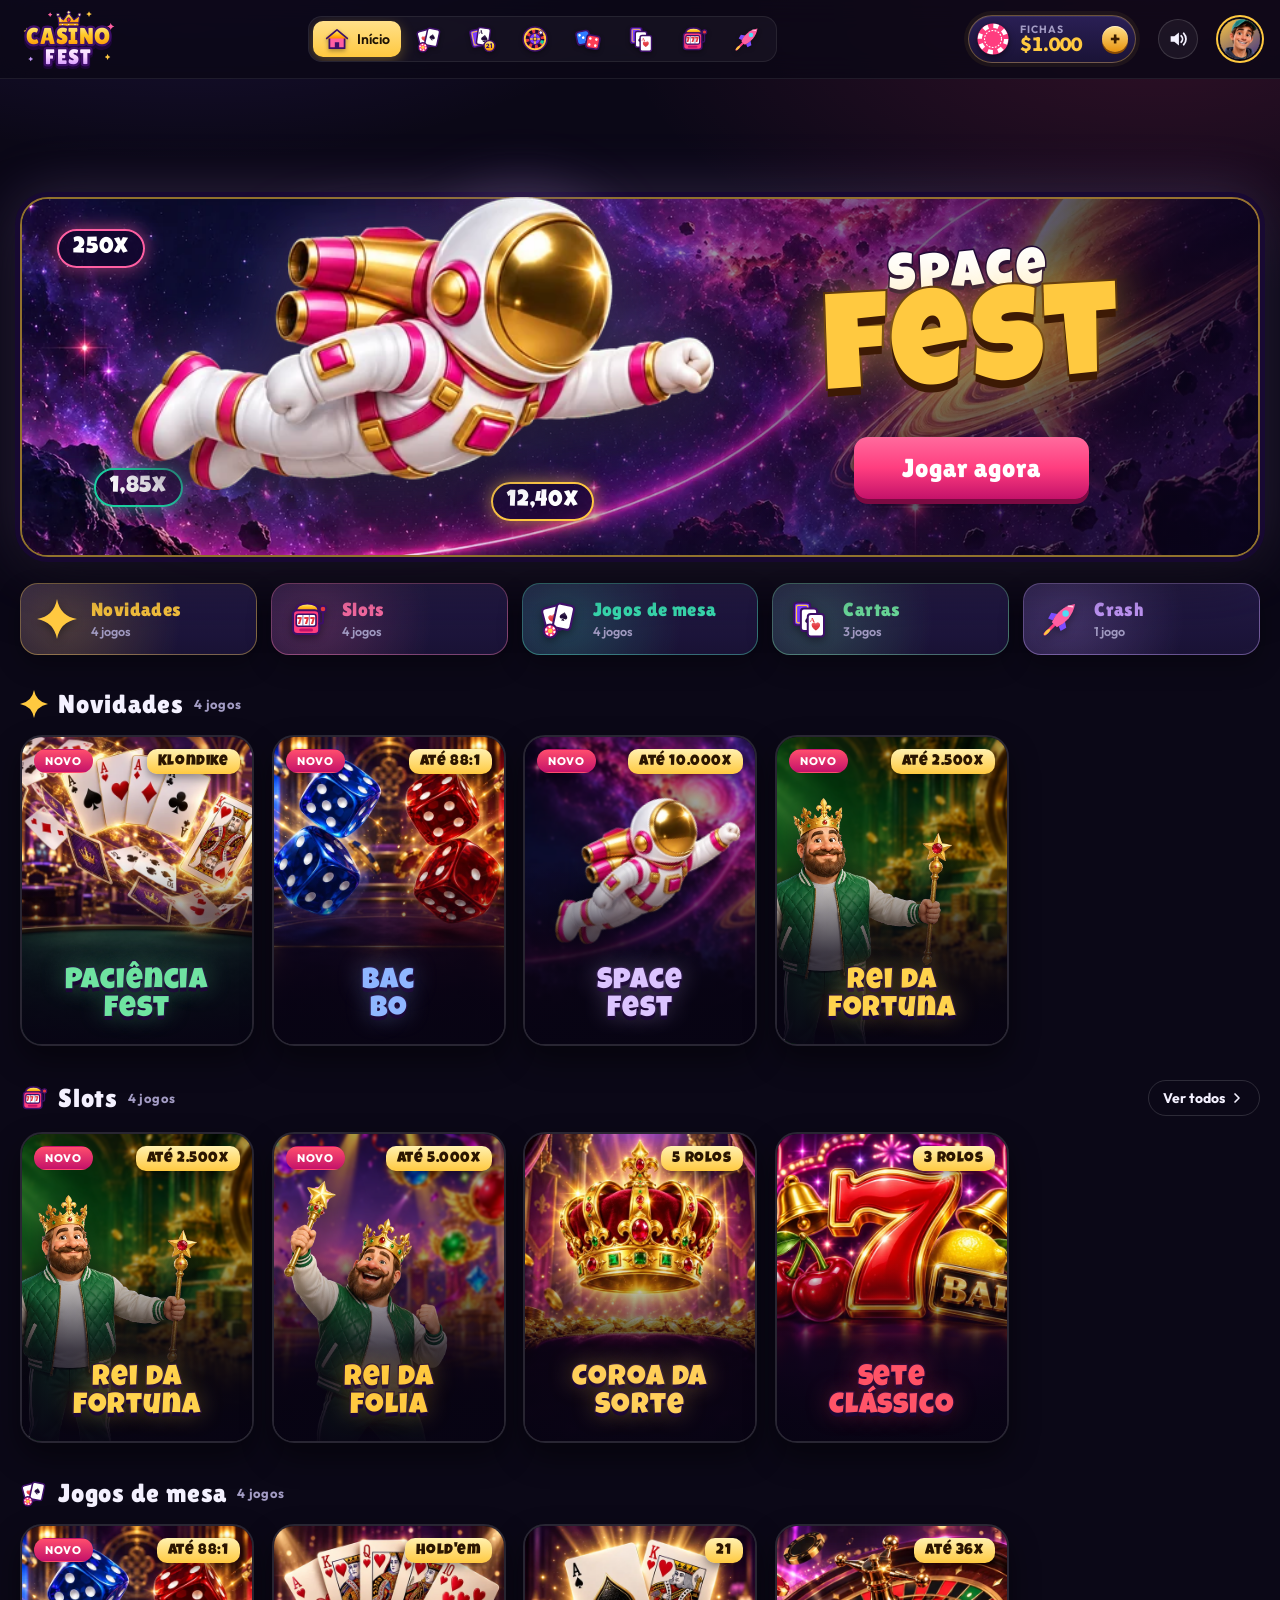
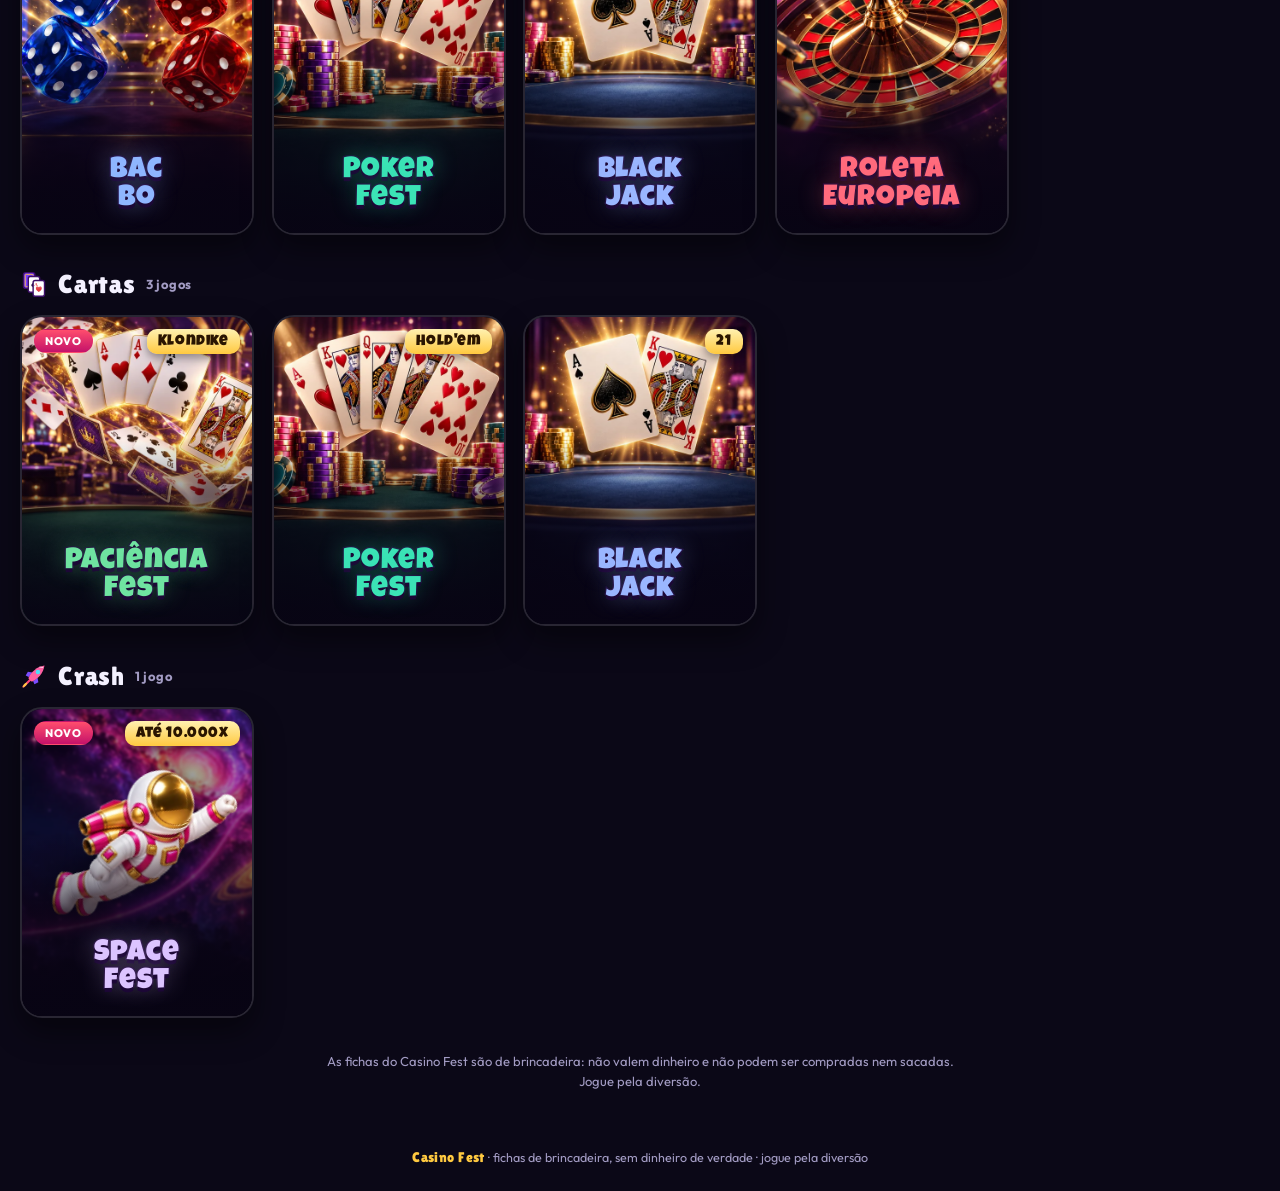
<file: index.html>
<!DOCTYPE html>
<html lang="pt-BR">
<head>
  <meta charset="utf-8">
  <meta name="viewport" content="width=device-width, initial-scale=1">
  <meta name="theme-color" content="#0b0817">
  <title>Casino Fest | Início</title>
  <meta name="description" content="Poker, blackjack, roleta, Bac Bo, paciência, slots e crash com fichas de brincadeira. Sem dinheiro de verdade, só diversão.">
  <meta property="og:type" content="website">
  <meta property="og:site_name" content="Casino Fest">
  <meta property="og:locale" content="pt_BR">
  <meta property="og:title" content="Casino Fest · cassino de brincadeira">
  <meta property="og:description" content="Poker, blackjack, roleta, Bac Bo, paciência, slots e crash com fichas de brincadeira. Sem dinheiro de verdade, só diversão.">
  <meta property="og:url" content="https://joaoa21.github.io/casino-fest/">
  <meta property="og:image" content="https://joaoa21.github.io/casino-fest/lobby/space.webp">
  <meta name="twitter:card" content="summary_large_image">
  <link rel="canonical" href="https://joaoa21.github.io/casino-fest/">
  <link rel="manifest" href="site.webmanifest">
  <link rel="icon" type="image/svg+xml" href="favicon.svg">
  <link rel="icon" type="image/png" sizes="32x32" href="favicon-32.png">
  <link rel="apple-touch-icon" href="apple-touch-icon.png">
  <link rel="preconnect" href="https://fonts.googleapis.com">
  <link rel="preconnect" href="https://fonts.gstatic.com" crossorigin>
  <link href="https://fonts.googleapis.com/css2?family=Lilita+One&family=Luckiest+Guy&family=Outfit:wght@400;500;600;700;800&display=swap" rel="stylesheet">
  <link rel="stylesheet" href="style.css">
  <link rel="stylesheet" href="lobby.css">
  <link rel="preload" as="image" href="lobby/space.webp">
</head>
<body data-game="home">

  <!-- Cabeçalho do cassino (montado pelo casino.js) -->
  <header class="site-header"></header>
  <script src="casino.js"></script>

  <div class="app lobby">

    <!-- ============ Destaque: o astronauta sai por cima do banner ============ -->
    <section class="lb-hero hero-space" aria-labelledby="hero-title">
      <div class="lb-hero-clip" aria-hidden="true"><img class="lb-hero-bg" src="lobby/space.webp" alt=""></div>
      <div class="lb-hero-mults" aria-hidden="true">
        <span style="left: 6%; bottom: 14%; --c: #19d3a2">1,85x</span>
        <span style="left: 38%; bottom: 10%; --c: #ffc940; animation-delay: -1.2s">12,40x</span>
        <span style="left: 3%; top: 9%; --c: #ff5fa2; animation-delay: -2.4s">250x</span>
      </div>
      <img class="lb-hero-astro" src="crash/astronauta.webp" alt="">
      <div class="lb-hero-text">
        <h1 id="hero-title"><small>Space</small>Fest</h1>
        <a class="btn lb-cta" href="crash.html">Jogar agora</a>
      </div>
    </section>

    <!-- ============ Categorias ============ -->
    <nav class="home-cats" id="home-cats" aria-label="Categorias de jogos"></nav>

    <!-- uma seção por categoria (montadas pelo home.js) -->
    <div id="home-sections"></div>

    <p class="lb-note">As fichas do Casino Fest são de brincadeira: não valem dinheiro e não podem ser compradas nem sacadas. Jogue pela diversão.</p>
  </div>

  <script src="home.js"></script>
</body>
</html>
</file>
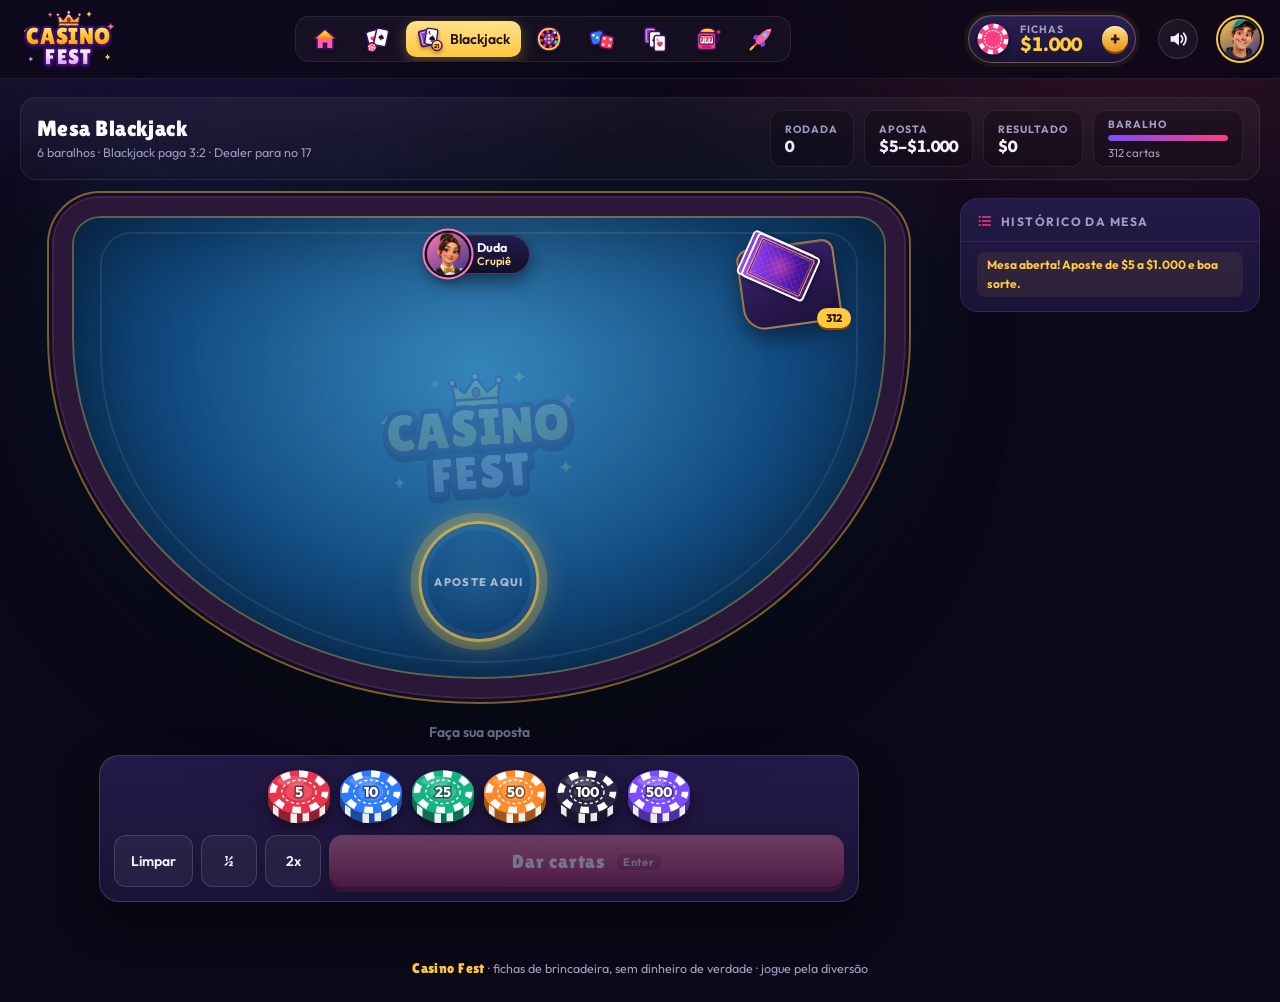
<file: blackjack.html>
<!DOCTYPE html>
<html lang="pt-BR">
<head>
  <meta charset="utf-8">
  <meta name="viewport" content="width=device-width, initial-scale=1">
  <meta name="theme-color" content="#0b0817">
  <title>Casino Fest | Blackjack</title>
  <meta name="description" content="Blackjack com 6 baralhos, seguro, dobrar e dividir. Blackjack paga 3:2. Fichas de brincadeira.">
  <meta property="og:type" content="website">
  <meta property="og:site_name" content="Casino Fest">
  <meta property="og:locale" content="pt_BR">
  <meta property="og:title" content="Blackjack · Casino Fest">
  <meta property="og:description" content="Blackjack com 6 baralhos, seguro, dobrar e dividir. Blackjack paga 3:2. Fichas de brincadeira.">
  <meta property="og:url" content="https://joaoa21.github.io/casino-fest/blackjack.html">
  <meta property="og:image" content="https://joaoa21.github.io/casino-fest/lobby/blackjack.webp">
  <meta name="twitter:card" content="summary_large_image">
  <link rel="canonical" href="https://joaoa21.github.io/casino-fest/blackjack.html">
  <link rel="manifest" href="site.webmanifest">
  <link rel="icon" type="image/svg+xml" href="favicon.svg">
  <link rel="icon" type="image/png" sizes="32x32" href="favicon-32.png">
  <link rel="apple-touch-icon" href="apple-touch-icon.png">
  <link rel="preconnect" href="https://fonts.googleapis.com">
  <link rel="preconnect" href="https://fonts.gstatic.com" crossorigin>
  <link href="https://fonts.googleapis.com/css2?family=Lilita+One&family=Luckiest+Guy&family=Outfit:wght@400;500;600;700;800&display=swap" rel="stylesheet">
  <link rel="stylesheet" href="style.css">
  <link rel="stylesheet" href="blackjack.css">
</head>
<body data-game="blackjack">

  <!-- Cabeçalho do cassino (montado pelo casino.js) -->
  <header class="site-header"></header>
  <script src="casino.js"></script>

  <div class="app">

    <!-- ============ Barra da mesa ============ -->
    <section class="table-bar" aria-label="Informações da mesa">
      <div class="tb-title">
        <h1>Mesa Blackjack</h1>
        <span class="tb-sub">6 baralhos · Blackjack paga 3:2 · Dealer para no 17</span>
      </div>
      <div class="tb-stats">
        <div class="stat"><span class="stat-label">Rodada</span><b id="info-round">0</b></div>
        <div class="stat"><span class="stat-label">Aposta</span><b>$5–$1.000</b></div>
        <div class="stat"><span class="stat-label">Resultado</span><b id="info-net">$0</b></div>
        <div class="stat level">
          <span class="stat-label">Baralho</span>
          <span class="level-bar"><i id="shoe-fill"></i></span>
          <span class="level-next" id="info-shoe">312 cartas</span>
        </div>
      </div>
    </section>

    <div class="layout">
      <main class="play">
        <section class="bj-table" id="table" aria-label="Mesa de blackjack">
          <!-- logo impressa no feltro (montada pelo blackjack.js) -->
          <div class="felt-logo" id="felt-logo" aria-hidden="true"></div>

          <!-- sapato e descarte -->
          <div class="bj-shoe" id="shoe" title="Cartas que faltam sair (6 baralhos misturados)">
            <span class="shoe-cards"><i class="card back"></i><i class="card back"></i></span>
            <span class="shoe-count" id="shoe-count">312</span>
          </div>
          <div class="bj-discard" id="discard" aria-hidden="true"></div>

          <!-- dealer -->
          <div class="bj-dealer">
            <div class="plate dealer-plate">
              <span class="avatar ring-dealer"><img src="avatars/dealer.webp" alt="" draggable="false"></span>
              <div class="who"><b class="name">Duda</b><span class="tag">Crupiê</span></div>
            </div>
            <div class="bj-hand" id="dealer-hand">
              <div class="bj-cards" id="dealer-cards"></div>
              <span class="bj-total" id="dealer-total" hidden></span>
            </div>
          </div>

          <!-- mãos do jogador -->
          <div class="bj-hands" id="hands"></div>

          <!-- círculo de aposta -->
          <div class="bet-spot" id="bet-spot">
            <div class="bet-spot-chips" id="bet-spot-chips"></div>
            <span class="bet-spot-label" id="bet-spot-label">Aposte aqui</span>
          </div>

          <!-- faixa de resultado (mesmo componente do pôquer) -->
          <div class="banner" id="banner" hidden>
            <span class="banner-rays" aria-hidden="true"></span>
            <span class="banner-kicker"></span>
            <strong class="banner-title"></strong>
            <span class="banner-amount"><svg aria-hidden="true"><use href="#chip3d"/></svg><b></b></span>
          </div>
        </section>

        <section class="controls" id="controls">
          <div class="status" id="status" aria-live="polite"></div>

          <div class="dock">
            <!-- apostar -->
            <div class="bj-panel" id="bet-panel">
              <div class="chip-tray" id="chip-tray"></div>
              <div class="bet-row">
                <button type="button" class="btn-ghost" id="bet-clear">Limpar</button>
                <button type="button" class="btn-ghost" id="bet-half">½</button>
                <button type="button" class="btn-ghost" id="bet-double">2x</button>
                <button type="button" class="btn deal" id="btn-deal"><span id="deal-label">Dar cartas</span> <kbd>Enter</kbd></button>
              </div>
            </div>

            <!-- jogar -->
            <div class="bj-panel actions bj-actions" id="play-panel" hidden>
              <button type="button" class="btn hit" id="btn-hit"><span>Pedir</span> <kbd>H</kbd></button>
              <button type="button" class="btn stand" id="btn-stand"><span>Parar</span> <kbd>S</kbd></button>
              <button type="button" class="btn double" id="btn-double"><span>Dobrar</span> <kbd>D</kbd></button>
              <button type="button" class="btn split" id="btn-split"><span>Dividir</span> <kbd>P</kbd></button>
            </div>

            <!-- seguro -->
            <div class="bj-panel" id="ins-panel" hidden>
              <p class="ins-text" id="ins-text"></p>
              <div class="actions bj-two">
                <button type="button" class="btn fold" id="btn-ins-no"><span>Sem seguro</span> <kbd>N</kbd></button>
                <button type="button" class="btn raise" id="btn-ins-yes"><span id="ins-yes-label">Fazer seguro</span> <kbd>Y</kbd></button>
              </div>
            </div>

            <!-- fim da rodada -->
            <div class="bj-panel" id="done-panel" hidden>
              <div class="actions bj-three">
                <button type="button" class="btn fold" id="btn-change"><span>Nova aposta</span> <kbd>N</kbd></button>
                <button type="button" class="btn raise" id="btn-rebet2"><span id="rebet2-label">Dobrar aposta</span> <kbd>2</kbd></button>
                <button type="button" class="btn next" id="btn-rebet"><span id="rebet-label">Repetir aposta</span> <kbd>Enter</kbd></button>
              </div>
            </div>
          </div>
        </section>
      </main>

      <aside class="log-wrap">
        <h2><svg><use href="#i-history"/></svg>Histórico da mesa</h2>
        <ul id="log" class="log"></ul>
      </aside>
    </div>

  </div>

  <script src="blackjack.js"></script>
</body>
</html>
</file>
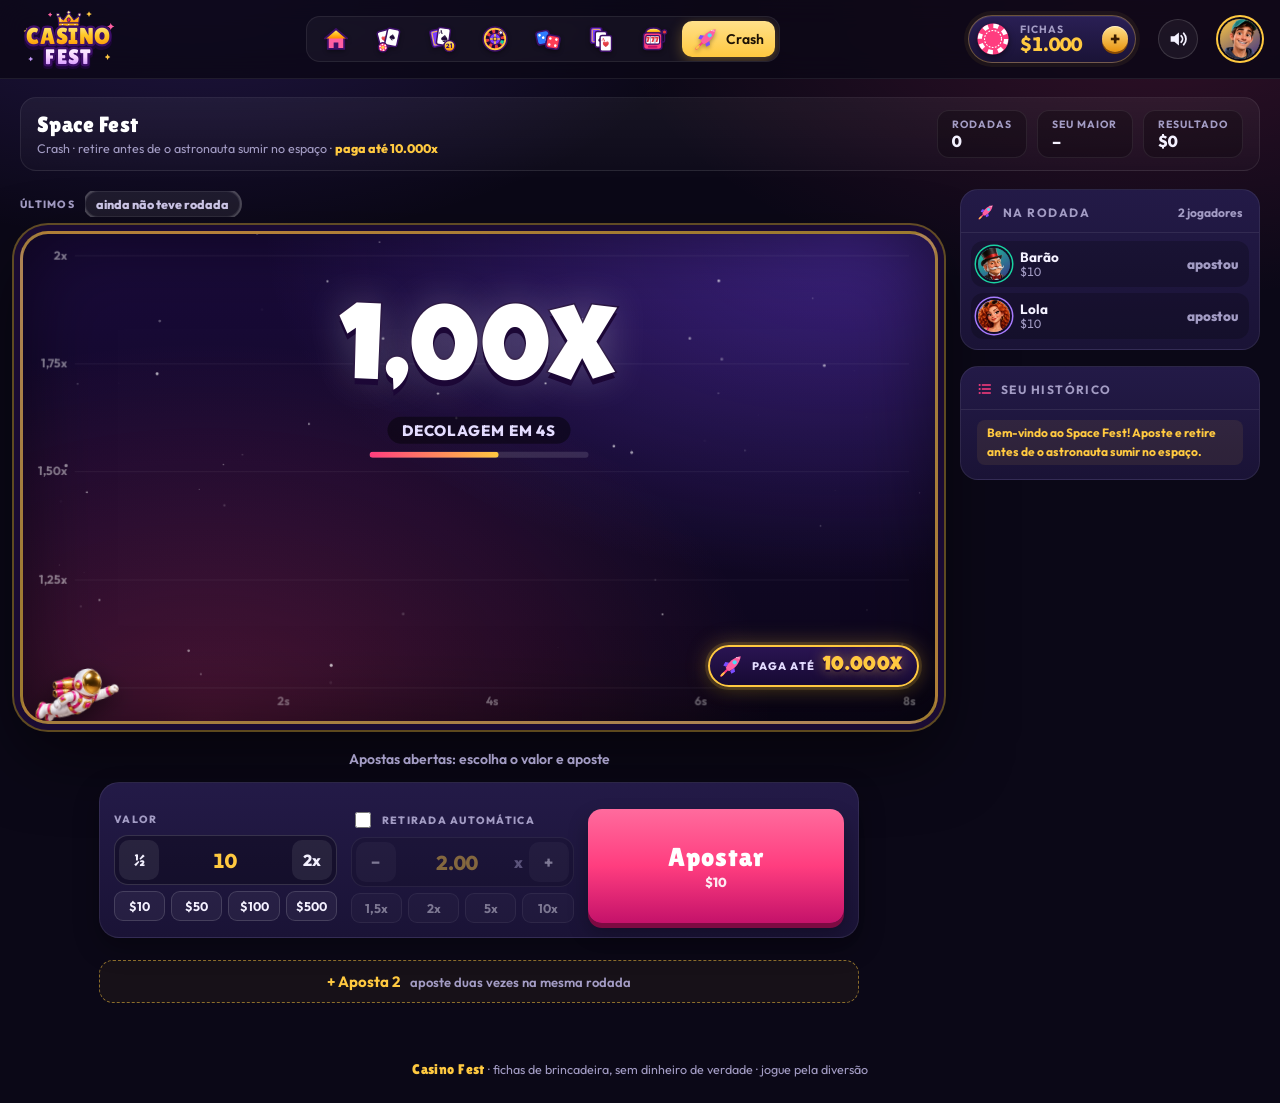
<file: crash.html>
<!DOCTYPE html>
<html lang="pt-BR">
<head>
  <meta charset="utf-8">
  <meta name="viewport" content="width=device-width, initial-scale=1">
  <meta name="theme-color" content="#0b0817">
  <title>Casino Fest | Space Fest</title>
  <meta name="description" content="Crash: retire antes de o astronauta sumir no espaço. Paga até 10.000x. Fichas de brincadeira.">
  <meta property="og:type" content="website">
  <meta property="og:site_name" content="Casino Fest">
  <meta property="og:locale" content="pt_BR">
  <meta property="og:title" content="Space Fest · Casino Fest">
  <meta property="og:description" content="Crash: retire antes de o astronauta sumir no espaço. Paga até 10.000x. Fichas de brincadeira.">
  <meta property="og:url" content="https://joaoa21.github.io/casino-fest/crash.html">
  <meta property="og:image" content="https://joaoa21.github.io/casino-fest/lobby/space.webp">
  <meta name="twitter:card" content="summary_large_image">
  <link rel="canonical" href="https://joaoa21.github.io/casino-fest/crash.html">
  <link rel="manifest" href="site.webmanifest">
  <link rel="icon" type="image/svg+xml" href="favicon.svg">
  <link rel="icon" type="image/png" sizes="32x32" href="favicon-32.png">
  <link rel="apple-touch-icon" href="apple-touch-icon.png">
  <link rel="preconnect" href="https://fonts.googleapis.com">
  <link rel="preconnect" href="https://fonts.gstatic.com" crossorigin>
  <link href="https://fonts.googleapis.com/css2?family=Lilita+One&family=Luckiest+Guy&family=Outfit:wght@400;500;600;700;800&display=swap" rel="stylesheet">
  <link rel="stylesheet" href="style.css">
  <link rel="stylesheet" href="crash.css">
</head>
<body data-game="crash">

  <!-- Cabeçalho do cassino (montado pelo casino.js) -->
  <header class="site-header"></header>
  <script src="casino.js"></script>

  <div class="app">

    <!-- ============ Barra do jogo ============ -->
    <section class="table-bar" aria-label="Informações do jogo">
      <div class="tb-title">
        <h1>Space Fest</h1>
        <span class="tb-sub">Crash · retire antes de o astronauta sumir no espaço · <b class="tb-promo">paga até 10.000x</b></span>
      </div>
      <div class="tb-stats">
        <div class="stat"><span class="stat-label">Rodadas</span><b id="info-rounds">0</b></div>
        <div class="stat"><span class="stat-label">Seu maior</span><b id="info-best">–</b></div>
        <div class="stat"><span class="stat-label">Resultado</span><b id="info-net">$0</b></div>
      </div>
    </section>

    <div class="layout">
      <main class="play">
        <!-- últimas rodadas -->
        <div class="cr-history" aria-label="Últimas rodadas">
          <span class="cr-history-label">Últimos</span>
          <div class="cr-history-list" id="history"></div>
        </div>

        <!-- palco do astronauta -->
        <section class="cr-stage" id="stage" aria-label="Voo do astronauta">
          <canvas class="cr-canvas" id="canvas" aria-hidden="true"></canvas>
          <!-- propaganda (canto de baixo: fora do caminho do astronauta) -->
          <div class="cr-promo">
            <svg aria-hidden="true"><use href="#i-crash"/></svg>
            <span>Paga até</span>
            <b>10.000x</b>
          </div>
          <div class="cr-rocket" id="rocket" aria-hidden="true"></div>
          <div class="cr-boom" id="boom" aria-hidden="true" hidden></div>

          <div class="cr-center">
            <div class="cr-mult" id="mult">1,00x</div>
            <div class="cr-sub" id="sub">Apostas abertas</div>
            <div class="cr-countdown" id="countdown"><i id="countdown-fill"></i></div>
          </div>

          <div class="cr-cashout-pop" id="cashpop" hidden></div>
        </section>

        <!-- controles -->
        <section class="controls cr-controls" id="controls">
          <div class="status" id="status" aria-live="polite"></div>
          <div class="cr-dock" id="bets"></div>
          <button type="button" class="cr-add-bet" id="add-bet"><b>+ Aposta 2</b><small>aposte duas vezes na mesma rodada</small></button>
        </section>
      </main>

      <aside class="cr-side">
        <section class="cr-players">
          <h2><svg><use href="#i-crash"/></svg>Na rodada <span id="players-count"></span></h2>
          <ul class="cr-player-list" id="players"></ul>
        </section>
        <section class="log-wrap">
          <h2><svg><use href="#i-history"/></svg>Seu histórico</h2>
          <ul id="log" class="log"></ul>
        </section>
      </aside>
    </div>

  </div>

  <script src="crash.js"></script>
</body>
</html>
</file>
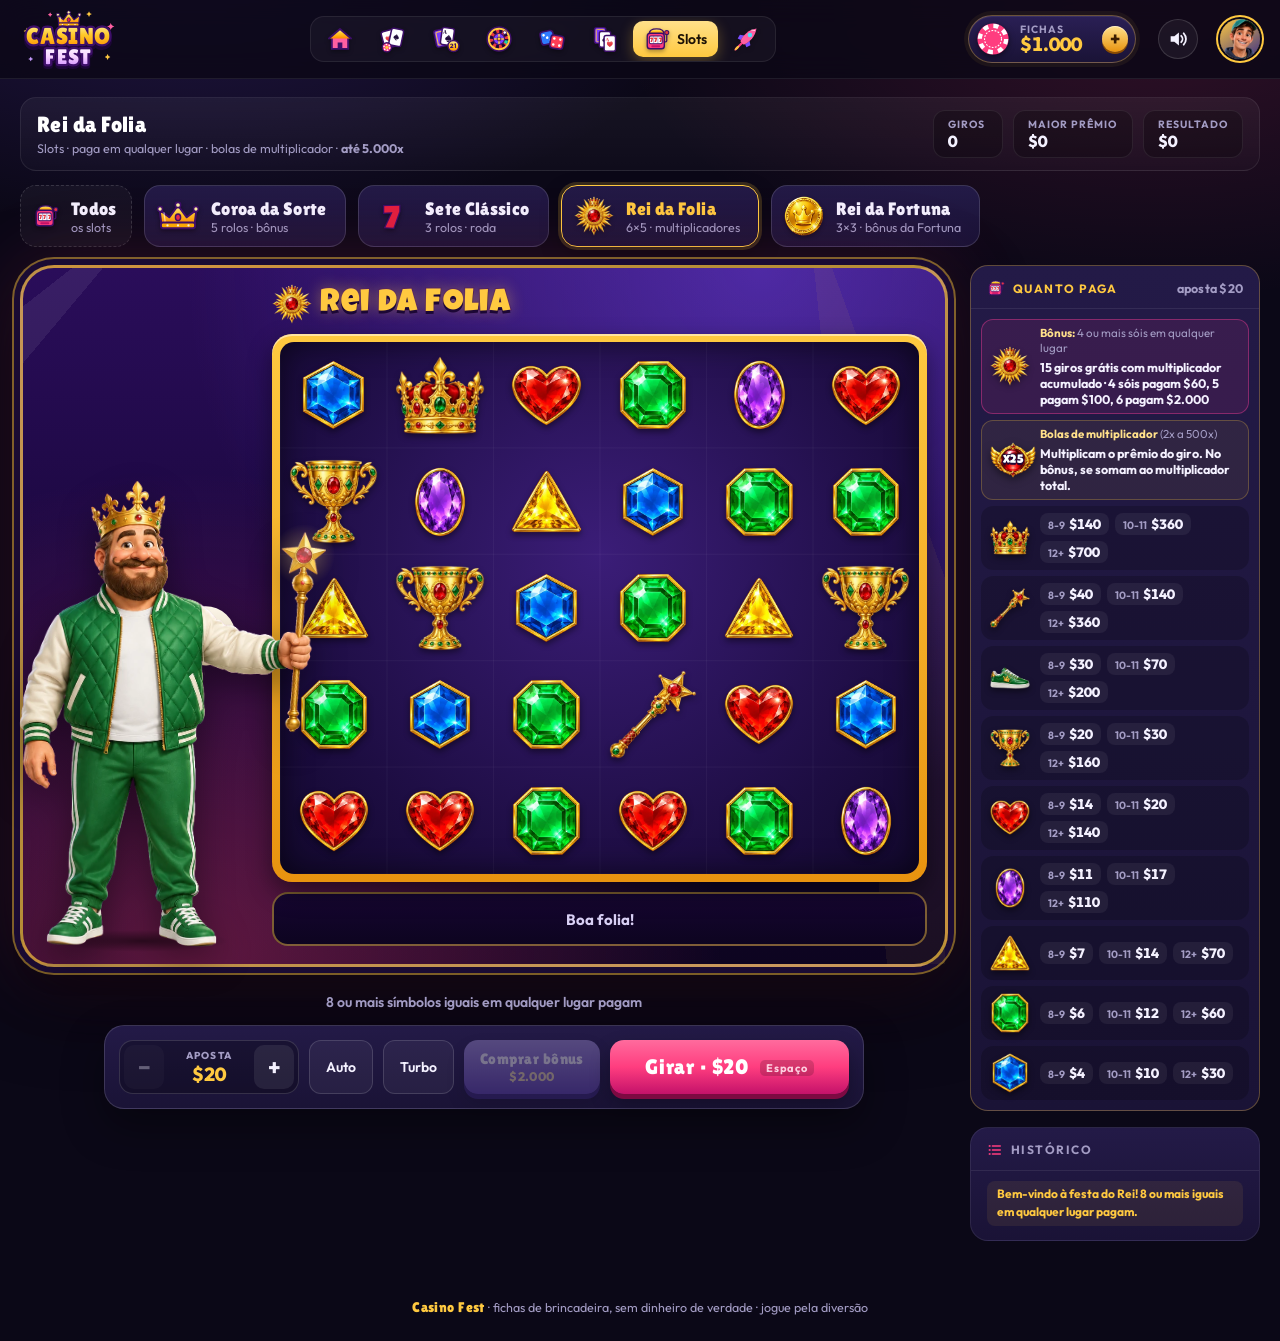
<file: folia.html>
<!DOCTYPE html>
<html lang="pt-BR">
<head>
  <meta charset="utf-8">
  <meta name="viewport" content="width=device-width, initial-scale=1">
  <meta name="theme-color" content="#0b0817">
  <title>Casino Fest | Rei da Folia</title>
  <meta name="description" content="Slot 6×5 que paga em qualquer lugar, com cascatas, bolas de multiplicador e giros grátis. Até 5.000x.">
  <meta property="og:type" content="website">
  <meta property="og:site_name" content="Casino Fest">
  <meta property="og:locale" content="pt_BR">
  <meta property="og:title" content="Rei da Folia · Casino Fest">
  <meta property="og:description" content="Slot 6×5 que paga em qualquer lugar, com cascatas, bolas de multiplicador e giros grátis. Até 5.000x.">
  <meta property="og:url" content="https://joaoa21.github.io/casino-fest/folia.html">
  <meta property="og:image" content="https://joaoa21.github.io/casino-fest/lobby/folia.webp">
  <meta name="twitter:card" content="summary_large_image">
  <link rel="canonical" href="https://joaoa21.github.io/casino-fest/folia.html">
  <link rel="manifest" href="site.webmanifest">
  <link rel="icon" type="image/svg+xml" href="favicon.svg">
  <link rel="icon" type="image/png" sizes="32x32" href="favicon-32.png">
  <link rel="apple-touch-icon" href="apple-touch-icon.png">
  <link rel="preconnect" href="https://fonts.googleapis.com">
  <link rel="preconnect" href="https://fonts.gstatic.com" crossorigin>
  <link href="https://fonts.googleapis.com/css2?family=Lilita+One&family=Luckiest+Guy&family=Outfit:wght@400;500;600;700;800&display=swap" rel="stylesheet">
  <link rel="stylesheet" href="style.css">
  <link rel="stylesheet" href="slots.css">
  <link rel="stylesheet" href="folia.css">
  <link rel="preload" as="image" href="folia/rei.webp">
</head>
<body data-game="slots">

  <!-- Cabeçalho do cassino (montado pelo casino.js) -->
  <header class="site-header"></header>
  <script src="casino.js"></script>

  <div class="app">

    <!-- ============ Barra do jogo ============ -->
    <section class="table-bar" aria-label="Informações do jogo">
      <div class="tb-title">
        <h1>Rei da Folia</h1>
        <span class="tb-sub">Slots · paga em qualquer lugar · bolas de multiplicador · <b class="tb-promo">até 5.000x</b></span>
      </div>
      <div class="tb-stats">
        <div class="stat"><span class="stat-label">Giros</span><b id="info-spins">0</b></div>
        <div class="stat"><span class="stat-label">Maior prêmio</span><b id="info-best">$0</b></div>
        <div class="stat"><span class="stat-label">Resultado</span><b id="info-net">$0</b></div>
      </div>
    </section>

    <!-- escolha da máquina -->
    <nav class="sl-picker" aria-label="Escolha a máquina">
      <a class="sl-pick sl-pick-all" href="slots.html"><svg><use href="#i-slots"/></svg><span><b>Todos</b><small>os slots</small></span></a>
      <a class="sl-pick" href="maquinas.html?m=coroa"><svg><use href="#crown"/></svg><span><b>Coroa da Sorte</b><small>5 rolos · bônus</small></span></a>
      <a class="sl-pick" href="maquinas.html?m=classico"><svg viewBox="0 0 100 100"><text x="50" y="86" text-anchor="middle" font-family="'Luckiest Guy', sans-serif" font-size="92" fill="#e3203f" stroke="#3d0f68" stroke-width="7" paint-order="stroke">7</text></svg><span><b>Sete Clássico</b><small>3 rolos · roda</small></span></a>
      <a class="sl-pick active" href="folia.html" aria-current="page"><img src="folia/scatter.webp" alt=""><span><b>Rei da Folia</b><small>6×5 · multiplicadores</small></span></a>
      <a class="sl-pick" href="fortuna.html"><img src="fortuna/coin.webp" alt=""><span><b>Rei da Fortuna</b><small>3×3 · bônus da Fortuna</small></span></a>
    </nav>

    <div class="layout">
      <main class="play">
        <section class="fo-stage" id="stage" aria-label="Rei da Folia">
          <!-- o rei -->
          <div class="fo-hero" id="hero">
            <div class="fo-king" id="king"></div>
            <div class="fo-total" id="total-box" hidden>
              <span>Multiplicador<i> total</i></span>
              <b id="total-mult">x0</b>
            </div>
          </div>

          <!-- grade -->
          <div class="fo-board">
            <div class="fo-top">
              <div class="fo-logo"><img src="folia/scatter.webp" alt=""><span>Rei da Folia</span></div>
              <div class="fo-fsbar" id="fsbar" hidden>
                <span>Giros<i> grátis</i></span><b id="fs-count">0/15</b>
                <span>Bônus</span><b id="fs-total">$0</b>
              </div>
            </div>
            <div class="fo-grid-wrap">
              <div class="fo-grid" id="grid"></div>
            </div>
            <div class="fo-winbar" id="winbar" aria-live="polite">
              <span class="fo-win-label" id="win-label">Boa folia!</span>
              <b class="fo-win-amount" id="win-amount"></b>
            </div>
          </div>

          <!-- raios e efeitos -->
          <svg class="fo-fx" id="fx" aria-hidden="true"></svg>

          <!-- avisos grandes -->
          <div class="fo-overlay" id="overlay" hidden>
            <span class="banner-rays" aria-hidden="true"></span>
            <small id="ov-kicker"></small>
            <strong id="ov-title"></strong>
            <b id="ov-amount"></b>
            <em id="ov-hint">Toque para continuar</em>
          </div>
        </section>

        <section class="controls" id="controls">
          <div class="status" id="status" aria-live="polite"></div>
          <div class="dock">
            <div class="sl-row">
              <div class="sl-bet" aria-label="Aposta por giro">
                <button type="button" class="sl-step" id="bet-minus" aria-label="Diminuir aposta">−</button>
                <div class="sl-bet-value"><span>Aposta</span><b id="bet-value">$20</b></div>
                <button type="button" class="sl-step" id="bet-plus" aria-label="Aumentar aposta">+</button>
              </div>
              <button type="button" class="btn-ghost sl-toggle" id="btn-auto" aria-pressed="false" aria-haspopup="dialog" aria-expanded="false">Auto</button>
              <button type="button" class="btn-ghost sl-toggle" id="btn-turbo" aria-pressed="false">Turbo</button>
              <button type="button" class="btn sl-buy" id="btn-buy"><span>Comprar bônus</span><small id="buy-price">$2.000</small></button>
              <button type="button" class="btn deal sl-spin" id="btn-spin"><span id="spin-label">Girar</span> <kbd>Espaço</kbd></button>
            </div>
          </div>
        </section>
      </main>

      <aside class="sl-side">
        <section class="sl-pays" aria-labelledby="pays-title">
          <h2 id="pays-title"><svg><use href="#i-slots"/></svg>Quanto paga <span id="pays-bet">aposta $20</span></h2>
          <div class="sl-pays-list" id="pays"></div>
        </section>
        <section class="log-wrap">
          <h2><svg><use href="#i-history"/></svg>Histórico</h2>
          <ul id="log" class="log"></ul>
        </section>
      </aside>
    </div>
  </div>

  <!-- comprar o bônus -->
  <dialog class="sl-buy-dialog" id="buy-dialog" aria-labelledby="buy-title">
    <button type="button" class="sl-close bd-close" data-close aria-label="Fechar">×</button>
    <div class="bd-hero">
      <span class="banner-rays" aria-hidden="true"></span>
      <img class="bd-star" src="folia/scatter.webp" alt="">
      <h2 id="buy-title">Comprar bônus</h2>
      <p>Entre direto nos giros grátis do Rei, sem esperar os 4 sóis.</p>
    </div>
    <div class="bd-perks">
      <div class="bd-perk"><b>15</b><span>giros grátis</span></div>
      <div class="bd-perk"><b>+x</b><span>multiplicador que vai acumulando</span></div>
      <div class="bd-perk"><b>5.000x</b><span>prêmio máximo</span></div>
    </div>
    <div class="bd-price">
      <div class="bd-bet">
        <span>Aposta</span>
        <div class="bd-stepper">
          <button type="button" class="sl-step" id="bd-minus" aria-label="Diminuir aposta">−</button>
          <b id="bd-bet">$20</b>
          <button type="button" class="sl-step" id="bd-plus" aria-label="Aumentar aposta">+</button>
        </div>
      </div>
      <div class="bd-cost">
        <span>Preço do bônus</span>
        <b id="bd-cost">$2.000</b>
        <small>100× a aposta</small>
      </div>
    </div>
    <p class="bd-balance" id="bd-balance"></p>
    <p class="bd-note">Em média o bônus devolve cerca de 97% do preço. Cada bônus é diferente: pode render bem mais ou bem menos.</p>
    <div class="bd-actions">
      <button type="button" class="btn fold" data-close>Agora não</button>
      <button type="button" class="btn deal" id="buy-confirm">Comprar</button>
    </div>
  </dialog>

  <script src="folia-math.js"></script>
  <script src="rei.js"></script>
  <script src="folia.js"></script>
</body>
</html>
</file>
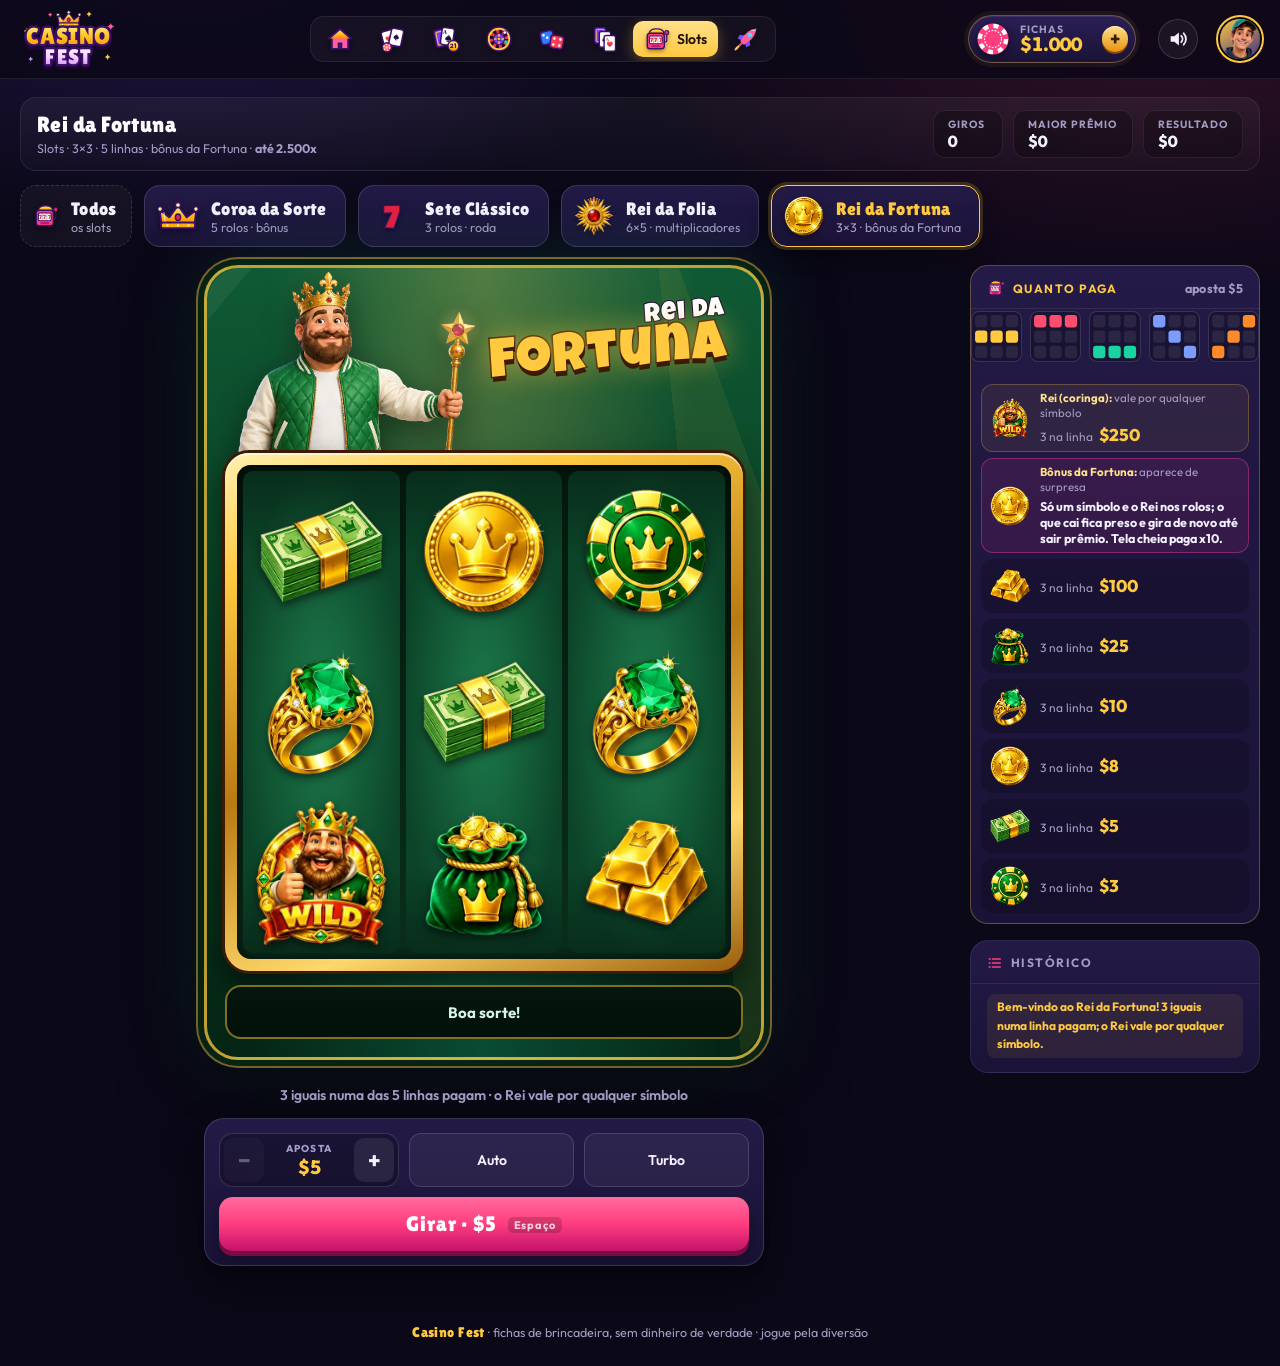
<file: fortuna.html>
<!DOCTYPE html>
<html lang="pt-BR">
<head>
  <meta charset="utf-8">
  <meta name="viewport" content="width=device-width, initial-scale=1">
  <meta name="theme-color" content="#0b0817">
  <title>Casino Fest | Rei da Fortuna</title>
  <meta name="description" content="Slot 3×3 com 5 linhas e o bônus da Fortuna, que aparece de surpresa. Até 2.500x.">
  <meta property="og:type" content="website">
  <meta property="og:site_name" content="Casino Fest">
  <meta property="og:locale" content="pt_BR">
  <meta property="og:title" content="Rei da Fortuna · Casino Fest">
  <meta property="og:description" content="Slot 3×3 com 5 linhas e o bônus da Fortuna, que aparece de surpresa. Até 2.500x.">
  <meta property="og:url" content="https://joaoa21.github.io/casino-fest/fortuna.html">
  <meta property="og:image" content="https://joaoa21.github.io/casino-fest/lobby/fortuna.webp">
  <meta name="twitter:card" content="summary_large_image">
  <link rel="canonical" href="https://joaoa21.github.io/casino-fest/fortuna.html">
  <link rel="manifest" href="site.webmanifest">
  <link rel="icon" type="image/svg+xml" href="favicon.svg">
  <link rel="icon" type="image/png" sizes="32x32" href="favicon-32.png">
  <link rel="apple-touch-icon" href="apple-touch-icon.png">
  <link rel="preconnect" href="https://fonts.googleapis.com">
  <link rel="preconnect" href="https://fonts.gstatic.com" crossorigin>
  <link href="https://fonts.googleapis.com/css2?family=Lilita+One&family=Luckiest+Guy&family=Outfit:wght@400;500;600;700;800&display=swap" rel="stylesheet">
  <link rel="stylesheet" href="style.css">
  <link rel="stylesheet" href="slots.css">
  <link rel="stylesheet" href="fortuna.css">
  <link rel="preload" as="image" href="folia/rei.webp">
</head>
<body data-game="slots" class="rf-page">

  <!-- Cabeçalho do cassino (montado pelo casino.js) -->
  <header class="site-header"></header>
  <script src="casino.js"></script>

  <div class="app">

    <!-- ============ Barra do jogo ============ -->
    <section class="table-bar" aria-label="Informações do jogo">
      <div class="tb-title">
        <h1>Rei da Fortuna</h1>
        <span class="tb-sub">Slots · 3×3 · 5 linhas · bônus da Fortuna · <b class="tb-promo">até 2.500x</b></span>
      </div>
      <div class="tb-stats">
        <div class="stat"><span class="stat-label">Giros</span><b id="info-spins">0</b></div>
        <div class="stat"><span class="stat-label">Maior prêmio</span><b id="info-best">$0</b></div>
        <div class="stat"><span class="stat-label">Resultado</span><b id="info-net">$0</b></div>
      </div>
    </section>

    <!-- escolha da máquina -->
    <nav class="sl-picker" aria-label="Escolha a máquina">
      <a class="sl-pick sl-pick-all" href="slots.html"><svg><use href="#i-slots"/></svg><span><b>Todos</b><small>os slots</small></span></a>
      <a class="sl-pick" href="maquinas.html?m=coroa"><svg><use href="#crown"/></svg><span><b>Coroa da Sorte</b><small>5 rolos · bônus</small></span></a>
      <a class="sl-pick" href="maquinas.html?m=classico"><svg viewBox="0 0 100 100"><text x="50" y="86" text-anchor="middle" font-family="'Luckiest Guy', sans-serif" font-size="92" fill="#e3203f" stroke="#3d0f68" stroke-width="7" paint-order="stroke">7</text></svg><span><b>Sete Clássico</b><small>3 rolos · roda</small></span></a>
      <a class="sl-pick" href="folia.html"><img src="folia/scatter.webp" alt=""><span><b>Rei da Folia</b><small>6×5 · multiplicadores</small></span></a>
      <a class="sl-pick active" href="fortuna.html" aria-current="page"><img src="fortuna/coin.webp" alt=""><span><b>Rei da Fortuna</b><small>3×3 · bônus da Fortuna</small></span></a>
    </nav>

    <div class="layout">
      <main class="play">
        <section class="rf-stage" id="stage" aria-label="Rei da Fortuna">
          <!-- o rei, por trás da máquina -->
          <div class="rf-top">
            <div class="rf-king" id="king"></div>
            <div class="rf-sign"><b>Rei da</b><strong>Fortuna</strong></div>
          </div>

          <!-- a máquina -->
          <div class="rf-frame">
            <div class="rf-reels" id="reels"></div>
            <svg class="rf-lines" id="lines" viewBox="0 0 300 300" preserveAspectRatio="none" aria-hidden="true"></svg>
            <div class="rf-feature-tag" id="feature-tag" hidden><img id="feature-sym" src="fortuna/chip.webp" alt=""><span>Bônus da Fortuna</span></div>
          </div>

          <div class="rf-winbar" aria-live="polite">
            <span id="win-label">Boa sorte!</span>
            <b id="win-amount"></b>
          </div>

          <!-- raios e efeitos -->
          <svg class="rf-fx" id="fx" aria-hidden="true"></svg>

          <!-- avisos grandes -->
          <div class="rf-overlay" id="overlay" hidden>
            <span class="banner-rays" aria-hidden="true"></span>
            <small id="ov-kicker"></small>
            <strong id="ov-title"></strong>
            <img id="ov-img" alt="" hidden>
            <b id="ov-amount"></b>
            <em id="ov-hint">Toque para continuar</em>
          </div>
        </section>

        <section class="controls rf-controls" id="controls">
          <div class="status" id="status" aria-live="polite"></div>
          <div class="dock">
            <div class="sl-row">
              <div class="sl-bet" aria-label="Aposta por giro">
                <button type="button" class="sl-step" id="bet-minus" aria-label="Diminuir aposta">−</button>
                <div class="sl-bet-value"><span>Aposta</span><b id="bet-value">$5</b></div>
                <button type="button" class="sl-step" id="bet-plus" aria-label="Aumentar aposta">+</button>
              </div>
              <button type="button" class="btn-ghost sl-toggle" id="btn-auto" aria-pressed="false" aria-haspopup="dialog" aria-expanded="false">Auto</button>
              <button type="button" class="btn-ghost sl-toggle" id="btn-turbo" aria-pressed="false">Turbo</button>
              <button type="button" class="btn deal sl-spin" id="btn-spin"><span id="spin-label">Girar</span> <kbd>Espaço</kbd></button>
            </div>
          </div>
        </section>
      </main>

      <aside class="sl-side">
        <section class="sl-pays" aria-labelledby="pays-title">
          <h2 id="pays-title"><svg><use href="#i-slots"/></svg>Quanto paga <span id="pays-bet">aposta $5</span></h2>
          <div class="rf-lines-mini" aria-label="As 5 linhas" id="lines-mini"></div>
          <div class="sl-pays-list" id="pays"></div>
        </section>
        <section class="log-wrap">
          <h2><svg><use href="#i-history"/></svg>Histórico</h2>
          <ul id="log" class="log"></ul>
        </section>
      </aside>
    </div>
  </div>

  <script src="fortuna-math.js"></script>
  <script src="rei.js"></script>
  <script src="fortuna.js"></script>
</body>
</html>
</file>
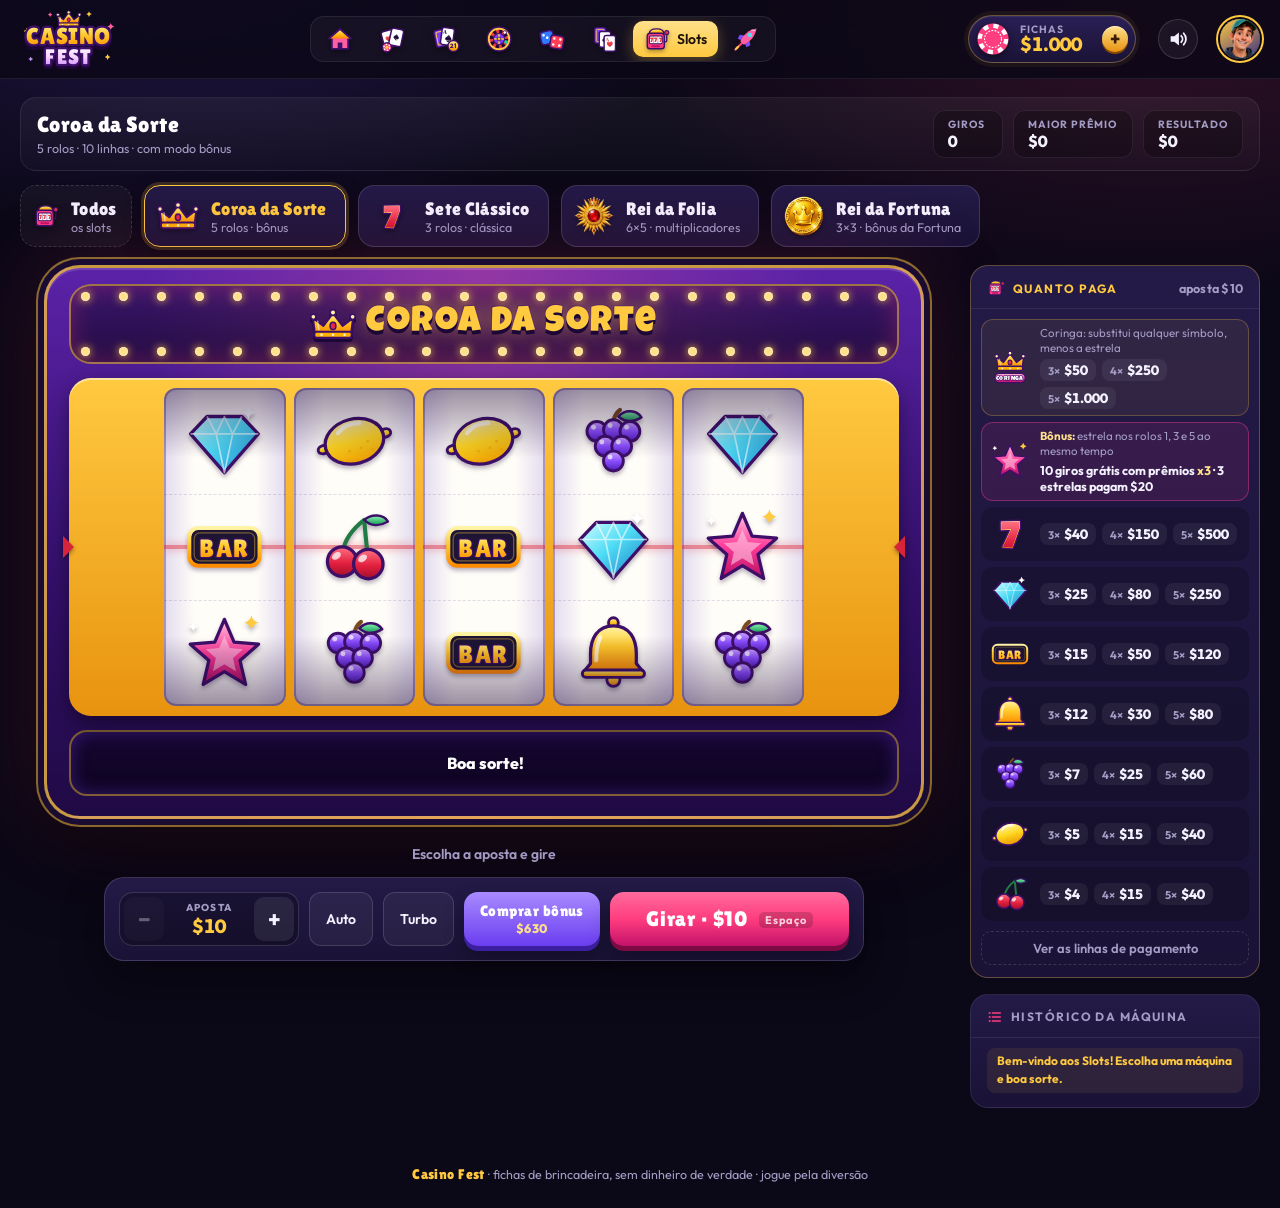
<file: maquinas.html>
<!DOCTYPE html>
<html lang="pt-BR">
<head>
  <meta charset="utf-8">
  <meta name="viewport" content="width=device-width, initial-scale=1">
  <meta name="theme-color" content="#0b0817">
  <title>Casino Fest | Slots</title>
  <meta name="description" content="Slots de 5 e 3 rolos com giros grátis e Roda da Fortuna. Fichas de brincadeira.">
  <meta property="og:type" content="website">
  <meta property="og:site_name" content="Casino Fest">
  <meta property="og:locale" content="pt_BR">
  <meta property="og:title" content="Coroa da Sorte e Sete Clássico · Casino Fest">
  <meta property="og:description" content="Slots de 5 e 3 rolos com giros grátis e Roda da Fortuna. Fichas de brincadeira.">
  <meta property="og:url" content="https://joaoa21.github.io/casino-fest/maquinas.html">
  <meta property="og:image" content="https://joaoa21.github.io/casino-fest/lobby/coroa.webp">
  <meta name="twitter:card" content="summary_large_image">
  <link rel="canonical" href="https://joaoa21.github.io/casino-fest/maquinas.html">
  <link rel="manifest" href="site.webmanifest">
  <link rel="icon" type="image/svg+xml" href="favicon.svg">
  <link rel="icon" type="image/png" sizes="32x32" href="favicon-32.png">
  <link rel="apple-touch-icon" href="apple-touch-icon.png">
  <link rel="preconnect" href="https://fonts.googleapis.com">
  <link rel="preconnect" href="https://fonts.gstatic.com" crossorigin>
  <link href="https://fonts.googleapis.com/css2?family=Lilita+One&family=Luckiest+Guy&family=Outfit:wght@400;500;600;700;800&display=swap" rel="stylesheet">
  <link rel="stylesheet" href="style.css">
  <link rel="stylesheet" href="slots.css">
</head>
<body data-game="slots">

  <!-- Cabeçalho do cassino (montado pelo casino.js) -->
  <header class="site-header"></header>
  <script src="casino.js"></script>

  <div class="app">

    <!-- ============ Barra da máquina ============ -->
    <section class="table-bar" aria-label="Informações da máquina">
      <div class="tb-title">
        <h1 id="m-title">Coroa da Sorte</h1>
        <span class="tb-sub" id="m-sub">5 rolos · 10 linhas · com bônus</span>
      </div>
      <div class="tb-stats">
        <div class="stat"><span class="stat-label">Giros</span><b id="info-spins">0</b></div>
        <div class="stat"><span class="stat-label">Maior prêmio</span><b id="info-best">$0</b></div>
        <div class="stat"><span class="stat-label">Resultado</span><b id="info-net">$0</b></div>
      </div>
    </section>

    <!-- escolha da máquina -->
    <nav class="sl-picker" id="picker" aria-label="Escolha a máquina"></nav>

    <div class="layout">
      <main class="play">
        <section class="slot-machine" id="machine" aria-label="Máquina de slots">
          <!-- letreiro com lâmpadas -->
          <div class="sm-marquee">
            <div class="sm-bulbs" id="bulbs" aria-hidden="true"></div>
            <div class="sm-title">
              <svg class="sm-crown" aria-hidden="true"><use href="#crown"/></svg>
              <span id="m-marquee">Coroa da Sorte</span>
            </div>
            <div class="sm-bonusbar" id="bonusbar" hidden>
              <span>Giros grátis</span><b id="bonus-count">0/10</b>
              <span>Prêmios</span><b id="bonus-mult">x3</b>
              <span>Bônus</span><b id="bonus-total">$0</b>
            </div>
          </div>

          <!-- rolos -->
          <div class="sm-window" id="window">
            <div class="sm-reels" id="reels"></div>
            <svg class="sm-paylines" id="paylines" preserveAspectRatio="none" aria-hidden="true"></svg>
            <div class="sm-tags" id="tags" aria-hidden="true"></div>
          </div>

          <!-- visor de prêmio -->
          <div class="sm-winbar" id="winbar" aria-live="polite">
            <div class="wb-line" id="wb-line">
              <span class="wb-icon" id="wb-icon"></span>
              <span class="wb-text"><b id="wb-title">Boa sorte!</b><small id="wb-detail"></small></span>
            </div>
            <div class="wb-total" id="wb-total" hidden><span>Prêmio</span><b id="wb-amount">$0</b></div>
          </div>

          <!-- Roda da Fortuna (bônus da máquina clássica) -->
          <div class="sm-wheel" id="wheel-bonus" hidden>
            <span class="banner-rays" aria-hidden="true"></span>
            <div class="wh-head">
              <small>Roda da Fortuna</small>
              <strong id="wheel-title">Gire a roda!</strong>
            </div>
            <div class="wh-wrap">
              <div class="wh-disc" id="wheel-disc"></div>
              <span class="wh-pointer" aria-hidden="true"></span>
            </div>
            <button type="button" class="btn deal wh-spin" id="wheel-spin">Girar a roda! <kbd>Espaço</kbd></button>
          </div>

          <!-- avisos grandes: prêmio grande, entrada e fim do bônus -->
          <div class="sm-bigwin" id="bigwin" hidden>
            <span class="banner-rays" aria-hidden="true"></span>
            <small id="bigwin-kicker"></small>
            <strong id="bigwin-title">Grande prêmio!</strong>
            <b id="bigwin-amount">$0</b>
            <em id="bigwin-hint">Toque para continuar</em>
          </div>
        </section>

        <section class="controls" id="controls">
          <div class="status" id="status" aria-live="polite"></div>
          <div class="dock">
            <div class="sl-row">
              <div class="sl-bet" aria-label="Aposta por giro">
                <button type="button" class="sl-step" id="bet-minus" aria-label="Diminuir aposta">−</button>
                <div class="sl-bet-value"><span>Aposta</span><b id="bet-value">$10</b></div>
                <button type="button" class="sl-step" id="bet-plus" aria-label="Aumentar aposta">+</button>
              </div>
              <button type="button" class="btn-ghost sl-toggle" id="btn-auto" aria-pressed="false" aria-haspopup="dialog" aria-expanded="false">Auto</button>
              <button type="button" class="btn-ghost sl-toggle" id="btn-turbo" aria-pressed="false">Turbo</button>
              <button type="button" class="btn sl-buy" id="btn-buy"><span>Comprar bônus</span><small id="buy-price">$630</small></button>
              <button type="button" class="btn deal sl-spin" id="btn-spin"><span id="spin-label">Girar</span> <kbd>Espaço</kbd></button>
            </div>
          </div>
        </section>
      </main>

      <aside class="sl-side">
        <!-- quanto paga: sempre visível, com os valores da aposta atual -->
        <section class="sl-pays" aria-labelledby="pays-title">
          <h2 id="pays-title"><svg><use href="#i-slots"/></svg>Quanto paga <span id="pays-bet">aposta $10</span></h2>
          <div class="sl-pays-list" id="pays"></div>
          <button type="button" class="sl-lines-btn" id="btn-lines">Ver as linhas de pagamento</button>
        </section>
        <section class="log-wrap">
          <h2><svg><use href="#i-history"/></svg>Histórico da máquina</h2>
          <ul id="log" class="log"></ul>
        </section>
      </aside>
    </div>

  </div>

  <!-- linhas de pagamento -->
  <dialog class="sl-dialog" id="lines-dialog" aria-labelledby="lines-title">
    <div class="sl-dialog-head">
      <h2 id="lines-title">Linhas de pagamento</h2>
      <button type="button" class="sl-close" data-close aria-label="Fechar">×</button>
    </div>
    <p class="sl-dialog-sub">Os prêmios contam da esquerda para a direita, começando no primeiro rolo.</p>
    <div class="pt-lines" id="pt-lines"></div>
    <p class="sl-dialog-foot" id="lines-foot"></p>
  </dialog>

  <!-- comprar o bônus -->
  <dialog class="sl-buy-dialog" id="buy-dialog" aria-labelledby="buy-title">
    <button type="button" class="sl-close bd-close" data-close aria-label="Fechar">×</button>
    <div class="bd-hero">
      <span class="banner-rays" aria-hidden="true"></span>
      <svg class="bd-star" viewBox="0 0 100 100" aria-hidden="true"><use id="bd-hero-use" href="#sym-star"/></svg>
      <h2 id="buy-title">Comprar bônus</h2>
      <p id="bd-hero-text">Entre direto nos giros grátis, sem esperar as 3 estrelas.</p>
    </div>

    <div class="bd-perks">
      <div class="bd-perk"><b id="bd-spins">10</b><span id="bd-p1">giros grátis</span></div>
      <div class="bd-perk"><b id="bd-mult">x3</b><span id="bd-p2">em todos os prêmios</span></div>
      <div class="bd-perk"><svg viewBox="0 0 100 100" aria-hidden="true"><use id="bd-p3-use" href="#sym-crown"/></svg><span id="bd-p3">coroas extras nos rolos</span></div>
    </div>

    <div class="bd-price">
      <div class="bd-bet">
        <span>Aposta</span>
        <div class="bd-stepper">
          <button type="button" class="sl-step" id="bd-minus" aria-label="Diminuir aposta">−</button>
          <b id="bd-bet">$10</b>
          <button type="button" class="sl-step" id="bd-plus" aria-label="Aumentar aposta">+</button>
        </div>
      </div>
      <div class="bd-cost">
        <span>Preço do bônus</span>
        <b id="bd-cost">$630</b>
        <small id="bd-cost-x">63× a aposta</small>
      </div>
    </div>

    <p class="bd-balance" id="bd-balance"></p>
    <p class="bd-note">Em média o bônus devolve cerca de 96% do preço. Cada bônus é diferente: pode render bem mais ou bem menos.</p>

    <div class="bd-actions">
      <button type="button" class="btn fold" data-close>Agora não</button>
      <button type="button" class="btn deal" id="buy-confirm">Comprar · $630</button>
    </div>
  </dialog>

  <script src="slots-math.js"></script>
  <script src="slots.js"></script>
</body>
</html>
</file>
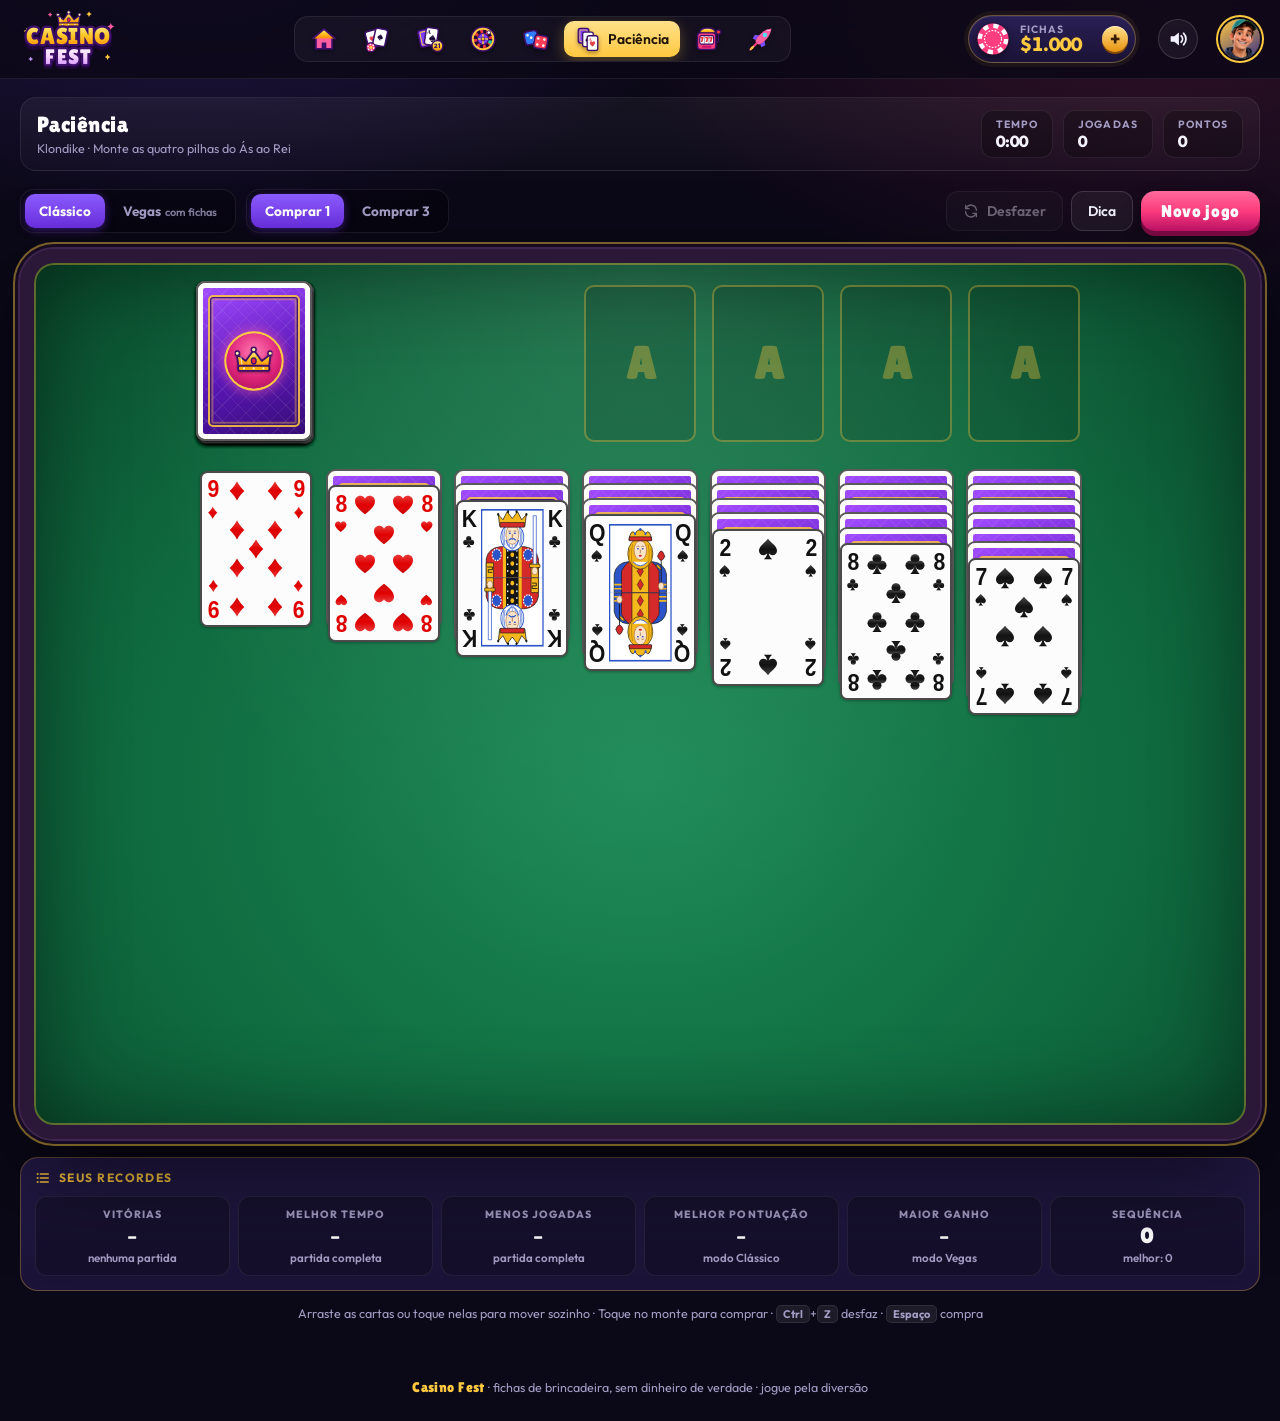
<file: paciencia.html>
<!DOCTYPE html>
<html lang="pt-BR">
<head>
  <meta charset="utf-8">
  <meta name="viewport" content="width=device-width, initial-scale=1">
  <meta name="theme-color" content="#0b0817">
  <title>Casino Fest | Paciência</title>
  <meta name="description" content="Paciência Klondike nos modos Clássico e Vegas, com dica, desfazer e a cascata de cartas na vitória.">
  <meta property="og:type" content="website">
  <meta property="og:site_name" content="Casino Fest">
  <meta property="og:locale" content="pt_BR">
  <meta property="og:title" content="Paciência · Casino Fest">
  <meta property="og:description" content="Paciência Klondike nos modos Clássico e Vegas, com dica, desfazer e a cascata de cartas na vitória.">
  <meta property="og:url" content="https://joaoa21.github.io/casino-fest/paciencia.html">
  <meta property="og:image" content="https://joaoa21.github.io/casino-fest/lobby/paciencia.webp">
  <meta name="twitter:card" content="summary_large_image">
  <link rel="canonical" href="https://joaoa21.github.io/casino-fest/paciencia.html">
  <link rel="manifest" href="site.webmanifest">
  <link rel="icon" type="image/svg+xml" href="favicon.svg">
  <link rel="icon" type="image/png" sizes="32x32" href="favicon-32.png">
  <link rel="apple-touch-icon" href="apple-touch-icon.png">
  <link rel="preconnect" href="https://fonts.googleapis.com">
  <link rel="preconnect" href="https://fonts.gstatic.com" crossorigin>
  <link href="https://fonts.googleapis.com/css2?family=Lilita+One&family=Luckiest+Guy&family=Outfit:wght@400;500;600;700;800&display=swap" rel="stylesheet">
  <link rel="stylesheet" href="style.css">
  <link rel="stylesheet" href="paciencia.css">
</head>
<body data-game="paciencia">

  <!-- Cabeçalho do cassino (montado pelo casino.js) -->
  <header class="site-header"></header>
  <script src="casino.js"></script>

  <div class="app">

    <!-- ============ Barra da mesa ============ -->
    <section class="table-bar" aria-label="Informações da partida">
      <div class="tb-title">
        <h1>Paciência</h1>
        <span class="tb-sub">Klondike · Monte as quatro pilhas do Ás ao Rei</span>
      </div>
      <div class="tb-stats">
        <div class="stat"><span class="stat-label">Tempo</span><b id="info-time">0:00</b></div>
        <div class="stat"><span class="stat-label">Jogadas</span><b id="info-moves">0</b></div>
        <div class="stat"><span class="stat-label" id="info-score-label">Pontos</span><b id="info-score">0</b></div>
      </div>
    </section>

    <!-- ============ Opções ============ -->
    <section class="pc-bar" aria-label="Opções da partida">
      <div class="pc-seg" role="radiogroup" aria-label="Modo" id="opt-mode">
        <button type="button" data-v="classic" role="radio">Clássico</button>
        <button type="button" data-v="vegas" role="radio">Vegas <small>com fichas</small></button>
      </div>
      <div class="pc-seg" role="radiogroup" aria-label="Cartas por compra" id="opt-draw">
        <button type="button" data-v="1" role="radio">Comprar 1</button>
        <button type="button" data-v="3" role="radio">Comprar 3</button>
      </div>
      <div class="pc-seg pc-stake" role="radiogroup" aria-label="Valor por carta" id="opt-stake"></div>
      <div class="pc-actions">
        <button type="button" class="btn-ghost" id="btn-undo"><svg><use href="#i-refresh"/></svg>Desfazer</button>
        <button type="button" class="btn-ghost" id="btn-hint">Dica</button>
        <button type="button" class="btn pc-new" id="btn-new">Novo jogo</button>
      </div>
    </section>

    <!-- ============ Mesa ============ -->
    <section class="pc-table" aria-label="Mesa de paciência">
      <div class="pc-board" id="board"></div>
      <div class="pc-note" id="note" aria-live="polite"></div>
      <button type="button" class="btn pc-finish" id="btn-finish" hidden>Completar sozinho</button>
      <!-- faixa de resultado (mesmo componente dos outros jogos) -->
      <div class="pc-banner-zone">
        <div class="banner" id="banner" hidden>
          <span class="banner-rays" aria-hidden="true"></span>
          <span class="banner-kicker"></span>
          <strong class="banner-title"></strong>
          <span class="banner-amount"><svg aria-hidden="true"><use href="#chip3d"/></svg><b></b></span>
        </div>
      </div>
    </section>

    <!-- recordes (salvos no navegador) -->
    <section class="pc-records" aria-label="Seus recordes">
      <h2><svg><use href="#i-history"/></svg>Seus recordes</h2>
      <div class="pc-rec-grid" id="records"></div>
    </section>

    <p class="pc-help">Arraste as cartas ou toque nelas para mover sozinho · Toque no monte para comprar · <kbd>Ctrl</kbd>+<kbd>Z</kbd> desfaz · <kbd>Espaço</kbd> compra</p>
  </div>

  <canvas class="pc-cascade" id="cascade" aria-hidden="true" hidden></canvas>
  <script src="paciencia.js"></script>
</body>
</html>
</file>
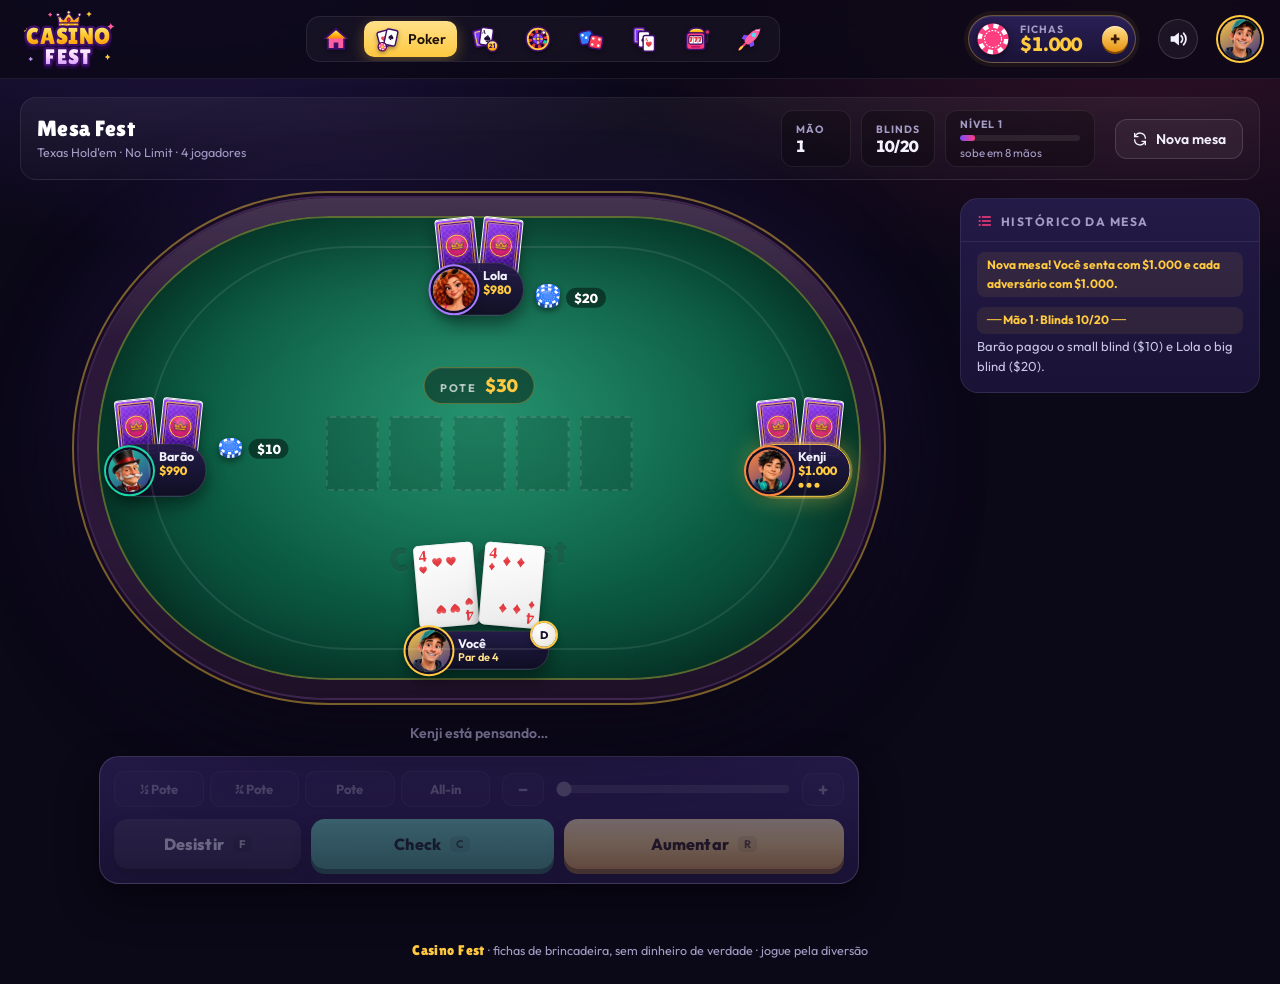
<file: poker.html>
<!DOCTYPE html>
<html lang="pt-BR">
<head>
  <meta charset="utf-8">
  <meta name="viewport" content="width=device-width, initial-scale=1">
  <meta name="theme-color" content="#0b0817">
  <title>Casino Fest | Poker Texas Hold'em</title>
  <meta name="description" content="Texas Hold'em sem limite contra três adversários com estilos diferentes. Fichas de brincadeira.">
  <meta property="og:type" content="website">
  <meta property="og:site_name" content="Casino Fest">
  <meta property="og:locale" content="pt_BR">
  <meta property="og:title" content="Poker Texas Hold'em · Casino Fest">
  <meta property="og:description" content="Texas Hold'em sem limite contra três adversários com estilos diferentes. Fichas de brincadeira.">
  <meta property="og:url" content="https://joaoa21.github.io/casino-fest/poker.html">
  <meta property="og:image" content="https://joaoa21.github.io/casino-fest/lobby/poker.webp">
  <meta name="twitter:card" content="summary_large_image">
  <link rel="canonical" href="https://joaoa21.github.io/casino-fest/poker.html">
  <link rel="manifest" href="site.webmanifest">
  <link rel="icon" type="image/svg+xml" href="favicon.svg">
  <link rel="icon" type="image/png" sizes="32x32" href="favicon-32.png">
  <link rel="apple-touch-icon" href="apple-touch-icon.png">
  <link rel="preconnect" href="https://fonts.googleapis.com">
  <link rel="preconnect" href="https://fonts.gstatic.com" crossorigin>
  <link href="https://fonts.googleapis.com/css2?family=Lilita+One&family=Luckiest+Guy&family=Outfit:wght@400;500;600;700;800&display=swap" rel="stylesheet">
  <link rel="stylesheet" href="style.css">
</head>
<body data-game="poker">

  <!-- Cabeçalho do cassino (montado pelo casino.js) -->
  <header class="site-header"></header>
  <script src="casino.js"></script>

  <div class="app">

    <!-- ============ Barra da mesa ============ -->
    <section class="table-bar" aria-label="Informações da mesa">
      <div class="tb-title">
        <h1>Mesa Fest</h1>
        <span class="tb-sub">Texas Hold'em · No Limit · 4 jogadores</span>
      </div>
      <div class="tb-stats">
        <div class="stat"><span class="stat-label">Mão</span><b id="info-hand">1</b></div>
        <div class="stat"><span class="stat-label">Blinds</span><b id="info-blinds">10/20</b></div>
        <div class="stat level">
          <span class="stat-label" id="info-level">Nível 1</span>
          <span class="level-bar"><i id="level-fill"></i></span>
          <span class="level-next" id="info-next">sobe em 8 mãos</span>
        </div>
      </div>
      <button id="btn-new" class="btn-ghost" type="button"><svg><use href="#i-refresh"/></svg>Nova mesa</button>
    </section>

    <div class="layout">
      <main class="play">
        <section class="table" id="table" aria-label="Mesa de poker">
          <div class="felt-mark" aria-hidden="true">Casino<span>Fest</span></div>
          <div class="center">
            <div class="pot" id="pot">
              <div class="pot-chips" id="pot-chips"></div>
              <div class="pot-amount"><span>Pote</span><b id="pot-amount">$0</b></div>
            </div>
            <div class="board" id="board"></div>
            <div class="banner" id="banner" hidden>
              <span class="banner-rays" aria-hidden="true"></span>
              <span class="banner-kicker" id="banner-kicker"></span>
              <strong class="banner-title" id="banner-title"></strong>
              <span class="banner-amount" id="banner-amount"><svg aria-hidden="true"><use href="#chip3d"/></svg><b id="banner-amount-text"></b></span>
            </div>
          </div>
          <div id="seats"></div>
        </section>

        <section class="controls" id="controls">
          <div class="status" id="status" aria-live="polite"></div>

          <div class="dock">
            <div class="raise-box" id="raise-box">
              <div class="quick">
                <button type="button" data-frac="0.5">½ Pote</button>
                <button type="button" data-frac="0.75">¾ Pote</button>
                <button type="button" data-frac="1">Pote</button>
                <button type="button" data-frac="max">All-in</button>
              </div>
              <div class="slider">
                <button type="button" id="amt-minus" aria-label="Diminuir aposta">−</button>
                <input type="range" id="raise-range" min="0" max="100" value="0" step="1" aria-label="Valor da aposta">
                <button type="button" id="amt-plus" aria-label="Aumentar aposta">+</button>
              </div>
            </div>

            <div class="actions" id="actions">
              <button type="button" id="btn-fold" class="btn fold"><span>Desistir</span> <kbd>F</kbd></button>
              <button type="button" id="btn-call" class="btn call"><span id="call-label">Check</span> <kbd>C</kbd></button>
              <button type="button" id="btn-raise" class="btn raise"><span id="raise-label">Aumentar</span> <kbd>R</kbd></button>
            </div>

            <div class="next-row" id="next-row" hidden>
              <button type="button" id="btn-next" class="btn next">Próxima mão</button>
            </div>
          </div>
        </section>
      </main>

      <aside class="log-wrap">
        <h2><svg><use href="#i-history"/></svg>Histórico da mesa</h2>
        <ul id="log" class="log"></ul>
      </aside>
    </div>

  </div>

  <script src="poker.js"></script>
</body>
</html>
</file>
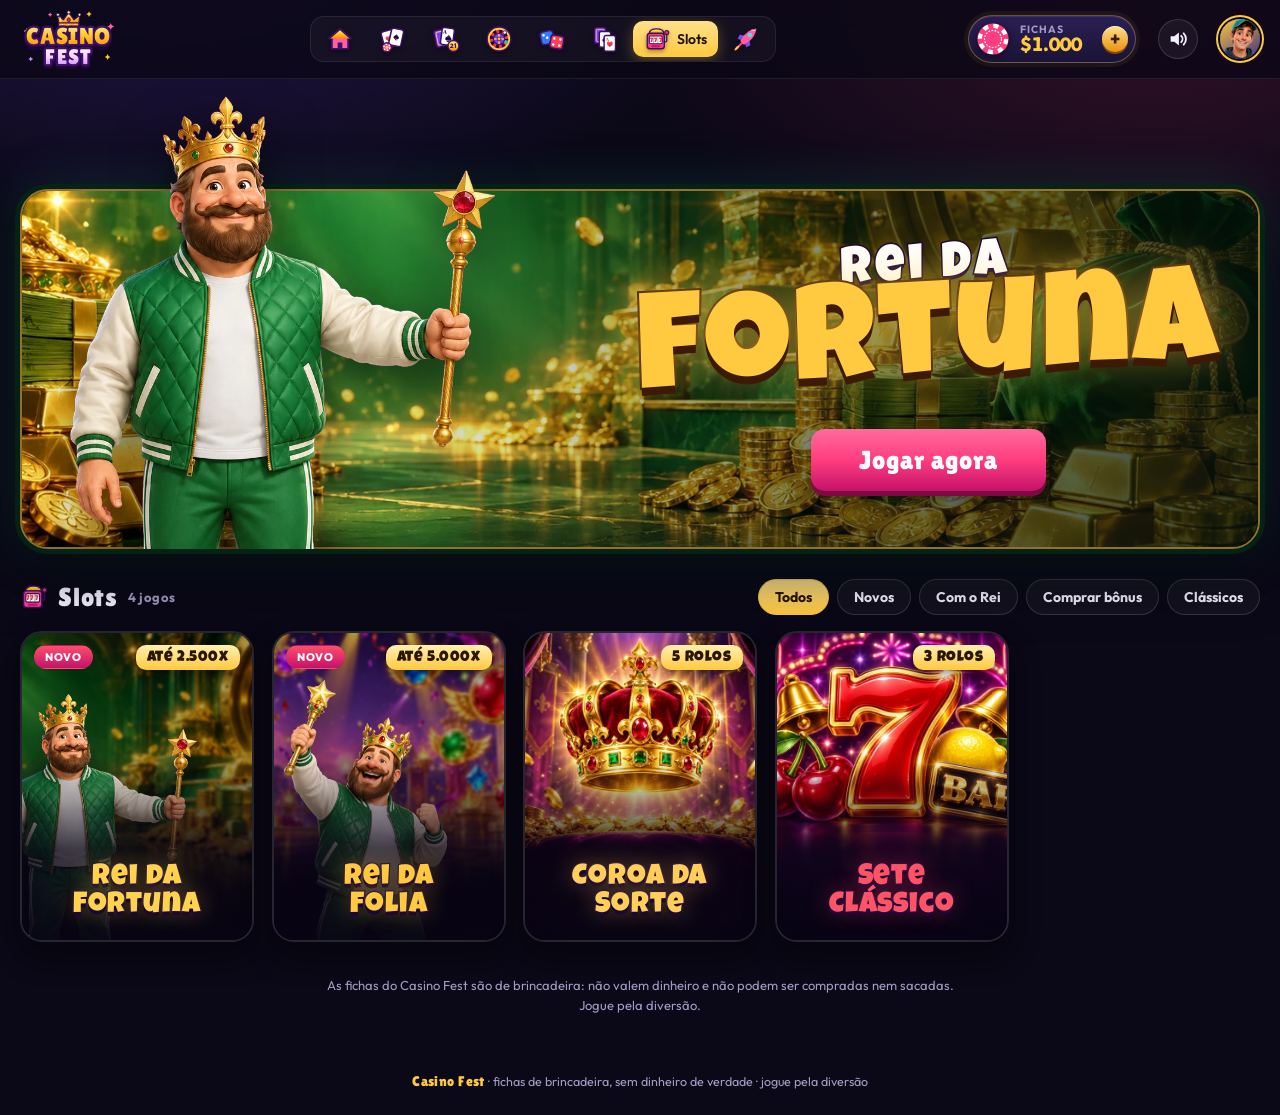
<file: slots.html>
<!DOCTYPE html>
<html lang="pt-BR">
<head>
  <meta charset="utf-8">
  <meta name="viewport" content="width=device-width, initial-scale=1">
  <meta name="theme-color" content="#0b0817">
  <title>Casino Fest | Slots</title>
  <meta name="description" content="Rei da Fortuna, Rei da Folia, Coroa da Sorte e Sete Clássico: slots com bônus e multiplicadores. Fichas de brincadeira.">
  <meta property="og:type" content="website">
  <meta property="og:site_name" content="Casino Fest">
  <meta property="og:locale" content="pt_BR">
  <meta property="og:title" content="Slots · Casino Fest">
  <meta property="og:description" content="Rei da Fortuna, Rei da Folia, Coroa da Sorte e Sete Clássico: slots com bônus e multiplicadores. Fichas de brincadeira.">
  <meta property="og:url" content="https://joaoa21.github.io/casino-fest/slots.html">
  <meta property="og:image" content="https://joaoa21.github.io/casino-fest/lobby/fortuna.webp">
  <meta name="twitter:card" content="summary_large_image">
  <link rel="canonical" href="https://joaoa21.github.io/casino-fest/slots.html">
  <link rel="manifest" href="site.webmanifest">
  <link rel="icon" type="image/svg+xml" href="favicon.svg">
  <link rel="icon" type="image/png" sizes="32x32" href="favicon-32.png">
  <link rel="apple-touch-icon" href="apple-touch-icon.png">
  <link rel="preconnect" href="https://fonts.googleapis.com">
  <link rel="preconnect" href="https://fonts.gstatic.com" crossorigin>
  <link href="https://fonts.googleapis.com/css2?family=Lilita+One&family=Luckiest+Guy&family=Outfit:wght@400;500;600;700;800&display=swap" rel="stylesheet">
  <link rel="stylesheet" href="style.css">
  <link rel="stylesheet" href="lobby.css">
  <link rel="preload" as="image" href="lobby/fortuna.webp">
</head>
<body data-game="slots">

  <!-- Cabeçalho do cassino (montado pelo casino.js) -->
  <header class="site-header"></header>
  <script src="casino.js"></script>

  <div class="app lobby">

    <!-- ============ Destaque ============ -->
    <section class="lb-hero" aria-labelledby="hero-title">
      <div class="lb-hero-clip" aria-hidden="true"><img class="lb-hero-bg" src="lobby/fortuna.webp" alt=""></div>
      <img class="lb-hero-king" src="folia/rei.webp" alt="">
      <div class="lb-hero-text">
        <h1 id="hero-title"><small>Rei da</small>Fortuna</h1>
        <a class="btn lb-cta" href="fortuna.html">Jogar agora</a>
      </div>
    </section>

    <!-- ============ Jogos ============ -->
    <section class="lb-section" aria-labelledby="games-title">
      <div class="lb-head">
        <h2 id="games-title"><svg><use href="#i-slots"/></svg>Slots <span id="lb-count">4 jogos</span></h2>
        <div class="lb-filters" role="group" aria-label="Filtrar jogos">
          <button type="button" class="lb-filter" data-f="all" aria-pressed="true">Todos</button>
          <button type="button" class="lb-filter" data-f="novo" aria-pressed="false">Novos</button>
          <button type="button" class="lb-filter" data-f="rei" aria-pressed="false">Com o Rei</button>
          <button type="button" class="lb-filter" data-f="compra" aria-pressed="false">Comprar bônus</button>
          <button type="button" class="lb-filter" data-f="classico" aria-pressed="false">Clássicos</button>
        </div>
      </div>

      <div class="lb-grid" id="lb-grid">
        <a class="lb-card theme-fortuna" href="fortuna.html" data-tags="novo rei" data-game="fortuna">
          <div class="lb-art"><img class="lb-bg" src="lobby/fortuna.webp" alt="" loading="lazy"><img class="lb-king" src="folia/rei.webp" alt="" loading="lazy"></div>
          <span class="lb-badges"><b class="new">Novo</b><b>Bônus surpresa</b></span>
          <span class="lb-max">até 2.500x</span>
          <span class="lb-play" aria-hidden="true"><svg viewBox="0 0 24 24"><path d="M8 5.5v13l11-6.5z"/></svg></span>
          <div class="lb-info">
            <strong><span>Rei da</span> <span>Fortuna</span></strong>
          </div>
        </a>

        <a class="lb-card theme-folia" href="folia.html" data-tags="novo rei compra" data-game="folia">
          <div class="lb-art"><img class="lb-bg" src="lobby/folia.webp" alt="" loading="lazy"><img class="lb-king party" src="lobby/rei-folia.webp" alt="" loading="lazy"></div>
          <span class="lb-badges"><b class="new">Novo</b><b>Multiplicadores</b></span>
          <span class="lb-max">até 5.000x</span>
          <span class="lb-play" aria-hidden="true"><svg viewBox="0 0 24 24"><path d="M8 5.5v13l11-6.5z"/></svg></span>
          <div class="lb-info">
            <strong><span>Rei da</span> <span>Folia</span></strong>
          </div>
        </a>

        <a class="lb-card theme-coroa" href="maquinas.html?m=coroa" data-tags="compra classico" data-game="coroa">
          <div class="lb-art"><img class="lb-bg" src="lobby/coroa.webp" alt="" loading="lazy"></div>
          <span class="lb-badges"><b>Giros grátis x3</b></span>
          <span class="lb-max">5 rolos</span>
          <span class="lb-play" aria-hidden="true"><svg viewBox="0 0 24 24"><path d="M8 5.5v13l11-6.5z"/></svg></span>
          <div class="lb-info">
            <strong><span>Coroa da</span> <span>Sorte</span></strong>
          </div>
        </a>

        <a class="lb-card theme-classico" href="maquinas.html?m=classico" data-tags="compra classico" data-game="classico">
          <div class="lb-art"><img class="lb-bg" src="lobby/classico.webp" alt="" loading="lazy"></div>
          <span class="lb-badges"><b>Roda da Fortuna</b></span>
          <span class="lb-max">3 rolos</span>
          <span class="lb-play" aria-hidden="true"><svg viewBox="0 0 24 24"><path d="M8 5.5v13l11-6.5z"/></svg></span>
          <div class="lb-info">
            <strong><span>Sete</span> <span>Clássico</span></strong>
          </div>
        </a>
      </div>

      <p class="lb-empty" id="lb-empty" hidden>Nenhum jogo nesse filtro.</p>
    </section>

    <p class="lb-note">As fichas do Casino Fest são de brincadeira: não valem dinheiro e não podem ser compradas nem sacadas. Jogue pela diversão.</p>
  </div>

  <script src="lobby.js"></script>
</body>
</html>
</file>
<file: style.css>
/* ==========================================================
   Casino Fest — visual de cassino festivo
   ========================================================== */

:root {
  --bg: #0b0817;
  --bg-2: #130e28;
  --surface: #1a1336;
  --surface-2: #231a47;
  --line: rgba(255, 255, 255, .08);
  --line-2: rgba(255, 255, 255, .14);

  --gold: #ffc940;
  --gold-2: #ffe08a;
  --gold-deep: #e8930f;
  --pink: #ff3d7f;
  --pink-deep: #c4126a;
  --violet: #7b4dff;
  --teal: #19d3a2;
  --red: #ff4d5e;

  --felt-1: #138a63;
  --felt-2: #0b5a41;
  --felt-3: #06352a;
  --rail-1: #2b1838;
  --rail-2: #160b20;

  --cream: #fffdf7;
  --ink: #17122b;
  --card-red: #e3204a;

  --text: #f4f1ff;
  --muted: #a39cc4;

  --display: 'Lilita One', 'Outfit', system-ui, sans-serif;
  --ui: 'Outfit', system-ui, -apple-system, 'Segoe UI', sans-serif;
}

* { box-sizing: border-box; }
[hidden] { display: none !important; }
html, body { margin: 0; min-height: 100%; }
button { font-family: inherit; }
svg { flex: none; }

body {
  background:
    radial-gradient(900px 500px at 15% -5%, rgba(123, 77, 255, .22), transparent 60%),
    radial-gradient(900px 500px at 90% 0%, rgba(255, 61, 127, .16), transparent 60%),
    var(--bg);
  color: var(--text);
  font-family: var(--ui);
  -webkit-font-smoothing: antialiased;
}

/* ==========================================================
   Cabeçalho do cassino
   ========================================================== */
.site-header {
  position: sticky;
  top: 0;
  z-index: 50;
  background: rgba(11, 8, 23, .82);
  backdrop-filter: blur(14px);
  border-bottom: 1px solid var(--line);
}
.site-header-inner {
  width: min(1320px, 100%);
  margin: 0 auto;
  padding: 10px 20px;
  display: flex;
  align-items: center;
  gap: 22px;
}

.logo {
  display: flex;
  align-items: center;
  gap: 8px;
  text-decoration: none;
  color: var(--text);
  flex: none;
}
.logo-svg { display: block; height: 58px; width: auto; overflow: visible; }
.logo-svg text { font-family: 'Lilita One', 'Outfit', sans-serif; }
.logo-crown { transform-box: fill-box; transform-origin: 50% 100%; transition: transform .35s cubic-bezier(.3, 1.8, .5, 1); }
.logo:hover .logo-crown { transform: rotate(-10deg) translateY(-2px) scale(1.08); }
.logo .sparkles use { transform-box: fill-box; transform-origin: center; animation: twinkle 2.2s ease-in-out infinite; }
.logo .sparkles use:nth-child(2) { animation-delay: .4s; }
.logo .sparkles use:nth-child(3) { animation-delay: .9s; }
.logo .sparkles use:nth-child(4) { animation-delay: 1.3s; }
.logo .sparkles use:nth-child(5) { animation-delay: .6s; }
.logo .sparkles use:nth-child(6) { animation-delay: 1.6s; }
@keyframes twinkle { 0%, 100% { opacity: 1; transform: scale(1) rotate(0); } 50% { opacity: .35; transform: scale(.55) rotate(45deg); } }

/* Abas de jogos */
.games {
  min-width: 0;
  margin: 0 auto;                /* centralizado entre o logo e as fichas */
  display: flex;
  gap: 3px;
  padding: 4px;
  border-radius: 14px;
  background: rgba(255, 255, 255, .04);
  border: 1px solid var(--line);
  overflow-x: auto;              /* muitos jogos: o menu rola de lado em vez de passar por baixo das fichas */
  scrollbar-width: none;
}
.games::-webkit-scrollbar { display: none; }
.game-tab {
  flex: none;
  position: relative;
  display: flex;
  align-items: center;
  gap: 7px;
  padding: 8px 11px;
  border-radius: 10px;
  border: 0;
  background: none;
  color: var(--muted);
  font: 600 14px var(--ui);
  text-decoration: none;
  white-space: nowrap;
  cursor: pointer;
  transition: color .15s, background .15s;
}
.game-tab svg { width: 26px; height: 26px; margin: -4px 0; filter: drop-shadow(0 2px 2px rgba(0, 0, 0, .35)); transition: transform .2s cubic-bezier(.3, 1.6, .5, 1); }
.game-tab:hover svg { transform: rotate(-8deg) scale(1.1); }
.game-tab.soon svg { opacity: .75; }
.game-tab:hover { color: var(--text); background: rgba(255, 255, 255, .05); }
.game-tab.active {
  color: #1d1205;
  background: linear-gradient(180deg, var(--gold-2), var(--gold));
  box-shadow: 0 4px 14px rgba(255, 201, 64, .3);
}
.soon-tag {
  font-size: 9.5px;
  font-weight: 800;
  letter-spacing: .06em;
  text-transform: uppercase;
  padding: 2px 6px;
  border-radius: 999px;
  color: var(--pink);
  background: rgba(255, 61, 127, .14);
}

/* Carteira (fichas) */
.wallet {
  position: relative;
  margin-left: 0;
  display: flex;
  align-items: center;
  gap: 10px;
  padding: 6px 7px 6px 7px;
  border-radius: 999px;
  background: linear-gradient(180deg, #2a1f55, #1a1336);
  border: 1px solid rgba(255, 201, 64, .35);
  box-shadow: 0 0 0 4px rgba(255, 201, 64, .06), inset 0 1px 0 rgba(255, 255, 255, .08);
}
.wallet-chip { width: 34px; height: 34px; color: var(--pink); filter: drop-shadow(0 2px 3px rgba(0, 0, 0, .5)); }
.wallet-text { display: flex; flex-direction: column; line-height: 1.05; }
.wallet-label { font-size: 10.5px; font-weight: 700; letter-spacing: .1em; text-transform: uppercase; color: var(--muted); }
.wallet-amount {
  font-size: 19px;
  font-weight: 800;
  color: var(--gold);
  font-variant-numeric: tabular-nums;
  min-width: 70px;
  transition: color .3s;
}
.wallet.up .wallet-amount { color: var(--teal); }
.wallet.down .wallet-amount { color: #ffb3c6; }
.wallet.up { animation: wallet-bump .5s ease-out; }
.wallet-add {
  flex: none;
  width: 26px; height: 26px;
  margin-left: 2px;
  display: grid; place-items: center;
  border: 0;
  border-radius: 50%;
  background: linear-gradient(180deg, #ffe08a, #e8930f);
  box-shadow: 0 2px 0 #8a4b00, inset 0 1px 0 rgba(255, 255, 255, .5);
  color: #3a1d00;
  font: 800 18px/1 var(--ui);
  cursor: pointer;
  transition: transform .12s, filter .15s;
}
.wallet-add:hover { filter: brightness(1.08); transform: scale(1.06); }
.wallet-add:active { transform: translateY(2px); box-shadow: 0 0 0 #8a4b00; }
.wallet-delta {
  position: absolute;
  right: 14px;
  top: 100%;
  margin-top: 4px;
  font-weight: 800;
  font-size: 14px;
  opacity: 0;
  pointer-events: none;
  white-space: nowrap;
}
.wallet-delta.show { animation: delta-float 1.4s ease-out forwards; }
.wallet-delta.plus { color: var(--teal); }
.wallet-delta.minus { color: #ff8fab; }
@keyframes wallet-bump { 40% { transform: scale(1.06); } }
@keyframes delta-float {
  0% { opacity: 0; transform: translateY(-6px); }
  15% { opacity: 1; transform: translateY(0); }
  75% { opacity: 1; }
  100% { opacity: 0; transform: translateY(10px); }
}

.profile .avatar { width: 40px; height: 40px; font-size: 14px; }

/* som ligado/desligado */
.sound-btn {
  flex: none;
  width: 40px; height: 40px;
  display: grid; place-items: center;
  border-radius: 50%;
  border: 1px solid var(--line-2);
  background: rgba(255, 255, 255, .05);
  color: var(--text);
  cursor: pointer;
  transition: background .15s, border-color .15s, color .15s;
}
.sound-btn svg { width: 22px; height: 22px; }
.sound-btn:hover { background: rgba(255, 255, 255, .1); border-color: rgba(255, 255, 255, .3); }
.sound-btn[aria-pressed="false"] { color: var(--muted); }

/* foco visível (teclado) com a cor da marca */
:focus-visible { outline: 3px solid rgba(255, 201, 64, .9); outline-offset: 2px; }

/* rodapé comum */
.site-footer {
  width: min(1320px, 100%);
  margin: 0 auto;
  padding: 10px 20px 26px;
  text-align: center;
  font-size: 12.5px;
  color: var(--muted);
}
.site-footer span { font: 400 14px var(--display); letter-spacing: .03em; color: var(--gold); }

/* ==========================================================
   Avatares (ilustrações com anel colorido)
   ========================================================== */
.avatar {
  --a1: #6b5bd6; --a2: #3b2f86;
  flex: none;
  position: relative;
  width: 40px; height: 40px;
  display: grid; place-items: center;
  border-radius: 50%;
  background: linear-gradient(145deg, var(--a1), var(--a2));
  box-shadow: 0 0 0 2px var(--bg), 0 0 0 4px var(--a1);
  color: #fff;
  font: 800 13px var(--ui);
  letter-spacing: .02em;
  text-shadow: 0 1px 2px rgba(0, 0, 0, .35);
}
.avatar { overflow: hidden; }
.avatar svg { width: 100%; height: 100%; display: block; }
/* retratos 3D: um pouco de zoom no rosto */
.avatar img { width: 100%; height: 100%; display: block; object-fit: cover; transform: scale(1.18); transform-origin: 50% 32%; user-select: none; }
.ring-you   { --a1: #ffc940; }
.ring-baron { --a1: #19d3a2; }
.ring-lola  { --a1: #a77bff; }
.ring-kenji { --a1: #ff8a3d; }

/* ==========================================================
   Barra da mesa
   ========================================================== */
.app {
  width: min(1320px, 100%);
  margin: 0 auto;
  padding: 18px 20px 48px;
}
.table-bar {
  display: flex;
  align-items: center;
  gap: 20px;
  padding: 12px 16px;
  margin-bottom: 18px;
  border-radius: 16px;
  background: linear-gradient(180deg, rgba(255, 255, 255, .05), rgba(255, 255, 255, .02));
  border: 1px solid var(--line);
}
.tb-title h1 {
  margin: 0;
  font: 400 22px var(--display);
  letter-spacing: .02em;
  color: #fff;
}
.tb-sub { font-size: 12.5px; color: var(--muted); }
.tb-stats { display: flex; gap: 10px; margin-left: auto; align-items: stretch; }
.stat {
  display: flex;
  flex-direction: column;
  justify-content: center;
  padding: 6px 14px;
  border-radius: 12px;
  background: rgba(0, 0, 0, .25);
  border: 1px solid var(--line);
  min-width: 70px;
}
.stat-label { font-size: 10.5px; font-weight: 700; letter-spacing: .1em; text-transform: uppercase; color: var(--muted); }
.stat b { font-size: 16px; font-weight: 800; font-variant-numeric: tabular-nums; }
.stat.level { min-width: 150px; gap: 4px; }
.level-bar { height: 6px; border-radius: 99px; background: rgba(255, 255, 255, .08); overflow: hidden; }
.level-bar i {
  display: block; height: 100%; width: 0;
  border-radius: inherit;
  background: linear-gradient(90deg, var(--violet), var(--pink));
  transition: width .5s ease;
}
.level-next { font-size: 11.5px; color: var(--muted); }

.btn-ghost {
  display: flex;
  align-items: center;
  gap: 8px;
  background: rgba(255, 255, 255, .05);
  color: var(--text);
  border: 1px solid var(--line-2);
  border-radius: 12px;
  padding: 10px 16px;
  font: 600 14px var(--ui);
  cursor: pointer;
  transition: background .15s, border-color .15s;
}
.btn-ghost svg { width: 16px; height: 16px; }
.btn-ghost:hover { background: rgba(255, 255, 255, .1); border-color: rgba(255, 255, 255, .3); }

/* ==========================================================
   Layout principal
   ========================================================== */
.layout {
  display: grid;
  grid-template-columns: minmax(0, 1fr) 300px;
  gap: 22px;
  align-items: start;
}
.play { min-width: 0; }

/* ==========================================================
   Mesa
   ========================================================== */
.table {
  position: relative;
  container-type: inline-size;
  /* cabe na altura da tela junto com os controles */
  width: min(100%, max(680px, calc((100vh - 400px) * 1.6)));
  margin: 0 auto;
  aspect-ratio: 16 / 10;
  border-radius: 9999px;
  border: 18px solid var(--rail-1);
  background:
    radial-gradient(ellipse at 50% 40%, rgba(255, 255, 255, .08), transparent 55%),
    radial-gradient(ellipse at 50% 45%, var(--felt-1) 0%, var(--felt-2) 55%, var(--felt-3) 100%);
  box-shadow:
    inset 0 0 0 2px rgba(255, 201, 64, .35),
    inset 0 0 100px rgba(0, 0, 0, .55),
    0 0 0 2px #3e2550,
    0 0 0 5px var(--rail-2),
    0 0 0 7px rgba(255, 201, 64, .45),
    0 40px 90px rgba(0, 0, 0, .6),
    0 0 120px rgba(123, 77, 255, .18);
  --cw: clamp(34px, 7cqw, 72px);
}
.table::before {
  /* reflexo do acolchoado do aro */
  content: '';
  position: absolute;
  inset: -18px;
  border-radius: inherit;
  border: 18px solid transparent;
  background: linear-gradient(180deg, rgba(255, 255, 255, .12), transparent 30%, transparent 70%, rgba(0, 0, 0, .3)) border-box;
  -webkit-mask: linear-gradient(#000 0 0) padding-box exclude, linear-gradient(#000 0 0) border-box;
  mask: linear-gradient(#000 0 0) padding-box exclude, linear-gradient(#000 0 0) border-box;
  pointer-events: none;
}
.table::after {
  content: '';
  position: absolute;
  inset: 6.5%;
  border-radius: 9999px;
  border: 2px solid rgba(255, 255, 255, .09);
  pointer-events: none;
}

.felt-mark {
  position: absolute;
  left: 50%;
  top: 73%;
  transform: translate(-50%, -50%) rotate(-3deg);
  font: 400 clamp(20px, 4.4cqw, 46px) var(--display);
  letter-spacing: .04em;
  color: rgba(0, 0, 0, .16);
  text-shadow: 0 1px 0 rgba(255, 255, 255, .05);
  white-space: nowrap;
  pointer-events: none;
  user-select: none;
}
.felt-mark span { margin-left: .25em; }

.center {
  position: absolute;
  left: 50%;
  top: 46%;
  transform: translate(-50%, -50%);
  display: flex;
  flex-direction: column;
  align-items: center;
  gap: 12px;
  width: 70%;
}

/* Pote */
.pot {
  display: flex;
  align-items: center;
  gap: 10px;
  min-height: 34px;
  transition: opacity .4s, transform .4s;
}
.pot.empty .pot-chips { display: none; }
.pot.paid { opacity: 0; transform: scale(.85); }
.pot-chips { display: flex; align-items: flex-end; gap: 2px; --chip: 26px; }
.pot-amount {
  display: flex;
  align-items: baseline;
  gap: 8px;
  padding: 6px 16px;
  border-radius: 999px;
  background: rgba(0, 0, 0, .4);
  border: 1px solid rgba(255, 201, 64, .3);
  box-shadow: inset 0 1px 0 rgba(255, 255, 255, .06);
}
.pot-amount span { font-size: 11px; font-weight: 700; letter-spacing: .14em; text-transform: uppercase; color: rgba(255, 255, 255, .7); }
.pot-amount b { font-size: 18px; font-weight: 800; color: var(--gold); font-variant-numeric: tabular-nums; }

.board {
  display: flex;
  gap: clamp(4px, .9vw, 10px);
  justify-content: center;
}
.board .card.empty {
  visibility: visible;
  background: rgba(0, 0, 0, .14);
  border: 2px dashed rgba(255, 255, 255, .12);
  box-shadow: none;
}

/* Faixa de resultado */
.banner {
  /* ocupa o lugar do pote (que some quando é pago) e cresce para cima, longe das cartas */
  position: absolute;
  bottom: calc(100% - 40px);
  left: 50%;
  transform: translateX(-50%);
  width: max-content;
  max-width: 100%;
  display: flex;
  align-items: center;
  justify-content: center;
  flex-wrap: wrap;
  gap: 6px 14px;
  padding: 14px 14px 12px 24px;
  text-align: center;
  isolation: isolate;
  animation: pop .5s cubic-bezier(.3, 1.6, .5, 1);
  z-index: 5;
}
/* fundo + brilho que passa uma vez */
.banner::before {
  content: '';
  position: absolute;
  inset: 0;
  z-index: -1;
  border-radius: 18px;
  background:
    linear-gradient(115deg, transparent 35%, rgba(255, 255, 255, .28) 45%, transparent 55%) -200% 0 / 250% 100% no-repeat,
    radial-gradient(120% 140% at 50% 0%, #4a2a8a, #24164a 60%, #170e33);
  border: 2px solid var(--gold);
  box-shadow: 0 0 0 4px rgba(255, 201, 64, .18), 0 0 34px rgba(255, 201, 64, .45), 0 16px 34px rgba(0, 0, 0, .5);
  animation: shine 1.4s .35s ease-out both;
}
/* raios de luz girando atrás */
.banner-rays {
  position: absolute;
  left: 50%; top: 50%;
  width: 340px; height: 340px;
  margin: -170px 0 0 -170px;
  z-index: -2;
  pointer-events: none;
  background: repeating-conic-gradient(rgba(255, 201, 64, .22) 0 9deg, transparent 9deg 24deg);
  -webkit-mask: radial-gradient(circle, #000 18%, transparent 62%);
  mask: radial-gradient(circle, #000 18%, transparent 62%);
  animation: rays 14s linear infinite;
}
.banner-kicker {
  position: absolute;
  top: 0; left: 50%;
  transform: translate(-50%, -55%);
  padding: 3px 12px;
  border-radius: 999px;
  white-space: nowrap;
  font: 800 11px var(--ui);
  letter-spacing: .1em;
  text-transform: uppercase;
  color: #fff;
  background: linear-gradient(180deg, #ff6b9d, var(--pink-deep));
  box-shadow: 0 3px 0 #7d0a42, 0 6px 12px rgba(0, 0, 0, .35);
}
.banner-title {
  font: 400 clamp(20px, 3.4cqw, 30px) 'Luckiest Guy', var(--display);
  letter-spacing: .03em;
  line-height: 1;
  padding-top: 3px;
  color: var(--gold);
  -webkit-text-stroke: 1.5px #4a1d00;
  paint-order: stroke fill;
  text-shadow: 0 3px 0 #4a1d00, 0 0 18px rgba(255, 201, 64, .5);
  white-space: nowrap;
}
.banner-amount {
  display: inline-flex;
  align-items: center;
  gap: 6px;
  padding: 5px 12px 5px 6px;
  border-radius: 999px;
  background: linear-gradient(180deg, #3cf0c0, #12a87c);
  box-shadow: 0 3px 0 #0a6a4f, inset 0 1px 0 rgba(255, 255, 255, .35);
  color: #04261c;
}
.banner-amount svg { width: 24px; height: 20px; color: var(--gold); filter: drop-shadow(0 1px 1px rgba(0, 0, 0, .35)); }
.banner-amount b { font-size: clamp(14px, 2cqw, 17px); font-weight: 800; font-variant-numeric: tabular-nums; white-space: nowrap; }

.banner.lose { padding-left: 18px; }
.banner.lose::before {
  background: linear-gradient(180deg, #2c2352, #1a1336);
  border: 1px solid var(--line-2);
  box-shadow: 0 16px 34px rgba(0, 0, 0, .5);
  animation: none;
}
.banner.lose .banner-rays { display: none; }
.banner.lose .banner-kicker { background: #3a2f62; box-shadow: 0 3px 0 #17112f; color: #d9d3f5; }
.banner.lose .banner-title { color: #fff; -webkit-text-stroke: 0; text-shadow: 0 2px 0 rgba(0, 0, 0, .45); font-size: clamp(18px, 2.8cqw, 25px); }
.banner.lose .banner-amount { background: rgba(0, 0, 0, .35); box-shadow: inset 0 0 0 1px var(--line-2); color: var(--gold); }

@keyframes shine { to { background-position: 200% 0, 0 0; } }
@keyframes rays { to { transform: rotate(360deg); } }

/* Confete */
.confetti-layer {
  position: fixed;
  inset: 0;
  width: 100%;
  height: 100%;
  pointer-events: none;
  z-index: 100;
}

/* ==========================================================
   Cartas
   ========================================================== */
.card {
  position: relative;
  width: var(--cw);
  aspect-ratio: 5 / 7;
  flex: none;
  border-radius: calc(var(--cw) * .09);
  background: linear-gradient(165deg, #ffffff 0%, #f6f6f6 45%, #e9e9e9 100%);
  color: #161616;
  font-family: 'Times New Roman', Times, Georgia, serif;
  box-shadow: 0 6px 14px rgba(0, 0, 0, .38), 0 1px 2px rgba(0, 0, 0, .25), inset 0 0 0 1px rgba(0, 0, 0, .06), inset 0 1px 0 #fff;
  user-select: none;
  transition: opacity .25s, transform .25s, box-shadow .25s;
  isolation: isolate; /* o índice (z-index) fica dentro da própria carta, sem vazar sobre a vizinha */
}
.card.red { color: #e5383f; }
.card.empty { visibility: hidden; }

/* Índices dos cantos: valor com serifa e naipe logo abaixo */
.card .c-tl, .card .c-br {
  position: absolute;
  display: flex;
  flex-direction: column;
  align-items: center;
  width: calc(var(--cw) * .2);
  gap: calc(var(--cw) * .035);
  line-height: .8;
  font-style: normal;
  z-index: 1;
}
.card .c-tl { top: 6%; left: 5%; }
.card .c-br { bottom: 6%; right: 5%; transform: rotate(180deg); }
.card .c-rank {
  font-size: calc(var(--cw) * .27);
  font-weight: 700;
}
.card .c-rank.ten { font-size: calc(var(--cw) * .24); letter-spacing: -.06em; transform: scaleX(.82); }
.card .c-suit { width: calc(var(--cw) * .15); height: calc(var(--cw) * .15); }

/* Naipes no layout clássico (2 a 10) */
.card .c-pips { position: absolute; inset: 0; font-style: normal; }
.card .pip {
  position: absolute;
  width: calc(var(--cw) * .19);
  height: calc(var(--cw) * .19);
  transform: translate(-50%, -50%);
}
.card .pip.flip { transform: translate(-50%, -50%) rotate(180deg); }
.card .c-pips.dense .pip { width: calc(var(--cw) * .165); height: calc(var(--cw) * .165); }
/* Ás: um naipe grande no centro */
.card .pip.ace { width: calc(var(--cw) * .56); height: calc(var(--cw) * .56); filter: drop-shadow(0 calc(var(--cw) * .012) calc(var(--cw) * .02) rgba(0, 0, 0, .18)); }

/* Figuras (J, Q, K): moldura azul com personagem espelhado, sem encostar no índice */
.card .c-court {
  position: absolute;
  left: 26%; right: 26%;
  top: 9%; bottom: 9%;
  width: 48%; height: 82%;
  overflow: visible;
}

/* Verso com a marca Casino Fest */
.card.back {
  background:
    radial-gradient(circle at 50% 50%, rgba(255, 95, 162, .45), transparent 45%),
    repeating-linear-gradient(45deg, rgba(255, 255, 255, .07) 0 1px, transparent 1px calc(var(--cw) * .1)),
    repeating-linear-gradient(-45deg, rgba(255, 255, 255, .07) 0 1px, transparent 1px calc(var(--cw) * .1)),
    linear-gradient(160deg, #a24bff, #5a17b8 55%, #350c74);
  border: calc(var(--cw) * .05) solid #fdfcf8;
}
/* moldura dourada interna */
.card.back::after {
  content: '';
  position: absolute;
  inset: 5%;
  border-radius: calc(var(--cw) * .045);
  border: max(1px, calc(var(--cw) * .02)) solid rgba(255, 201, 64, .85);
  box-shadow: inset 0 0 0 max(1px, calc(var(--cw) * .012)) rgba(53, 12, 116, .9), inset 0 0 0 max(2px, calc(var(--cw) * .03)) rgba(255, 201, 64, .35);
}
/* medalhão com a coroa da marca */
.card .c-back {
  position: absolute;
  left: 50%; top: 50%;
  width: 54%;
  aspect-ratio: 1;
  transform: translate(-50%, -50%);
  display: grid;
  place-items: center;
  border-radius: 50%;
  background: radial-gradient(circle at 50% 35%, #ff7ab3, #e0247a 55%, #9c0f57);
  box-shadow: 0 0 0 max(1px, calc(var(--cw) * .02)) var(--gold), 0 0 calc(var(--cw) * .14) rgba(255, 95, 162, .7);
  font-style: normal;
}
.card .c-back svg { width: 70%; height: 70%; margin-top: -6%; filter: drop-shadow(0 1px 1px rgba(0, 0, 0, .35)); }

.card.deal { animation: deal .38s ease-out backwards; }
.card.flip { animation: flip .4s ease-out backwards; }
.card.hl {
  box-shadow: 0 0 0 3px var(--gold), 0 0 26px rgba(255, 201, 64, .85);
  transform: translateY(-6px);
}
.table.has-hl .card:not(.hl):not(.back):not(.empty) { opacity: .45; }

@keyframes deal {
  from { opacity: 0; transform: translateY(-46px) scale(.8) rotate(-9deg); }
  to   { opacity: 1; transform: none; }
}
@keyframes flip {
  from { transform: scaleX(0); }
  to   { transform: scaleX(1); }
}
@keyframes pop {
  from { opacity: 0; transform: translateX(-50%) scale(.85) translateY(8px); }
  to   { opacity: 1; transform: translateX(-50%); }
}

/* ==========================================================
   Fichas
   ========================================================== */
.chips {
  --chip: 24px;
  display: flex;
  flex-direction: column-reverse;
  align-items: center;
  filter: drop-shadow(0 3px 3px rgba(0, 0, 0, .45));
}
/* Ficha em perspectiva (símbolo #chip3d); empilhadas mostram a lateral listrada */
.chip {
  display: block;
  width: var(--chip);
  height: calc(var(--chip) * .85);
  color: #e23a4f;
}
.chip + .chip { margin-bottom: calc(var(--chip) * -.7); }
.chip.c1    { color: #e9e4d6; }
.chip.c5    { color: #e8344c; }
.chip.c10   { color: #2f7bff; }
.chip.c25   { color: #14b383; }
.chip.c50   { color: #ff8a2a; }
.chip.c100  { color: #2a2545; }
.chip.c250  { color: #ff3d9a; }
.chip.c500  { color: #7b4dff; }
.chip.c1000 { color: #f2b416; }

/* ==========================================================
   Assentos
   ========================================================== */
.seat {
  position: absolute;
  transform: translate(-50%, -50%);
  display: flex;
  flex-direction: column;
  align-items: center;
  gap: 6px;
  --cw: clamp(28px, 5.2cqw, 54px);
  transition: opacity .3s;
}
.seat-0 { left: 50%; top: 84%; --cw: clamp(40px, 7.8cqw, 82px); }
.seat-1 { left: 8%;  top: 50%; }
.seat-2 { left: 50%; top: 11%; }
.seat-3 { left: 92%; top: 50%; }

.seat .hole { display: flex; gap: 4px; }
/* cartas dos bots ficam "encaixadas" atrás da placa, como nas mesas online */
.seat:not(.seat-0) .hole { margin-bottom: calc(var(--cw) * -.42); }
.seat:not(.seat-0) .hole .card:first-child { transform: rotate(-6deg); }
.seat:not(.seat-0) .hole .card:last-child  { transform: rotate(6deg); }
.seat-0 .hole { gap: 6px; }
.seat-0 .hole .card:first-child { transform: rotate(-5deg) translateY(2px); }
.seat-0 .hole .card:last-child  { transform: rotate(5deg) translateY(2px); }
.seat-0 .hole .card.hl:first-child { transform: rotate(-5deg) translateY(-6px); }
.seat-0 .hole .card.hl:last-child  { transform: rotate(5deg) translateY(-6px); }

.plate {
  position: relative;
  z-index: 1;
  display: flex;
  align-items: center;
  gap: 10px;
  padding: 5px 16px 5px 5px;
  background: linear-gradient(180deg, rgba(36, 26, 72, .95), rgba(16, 11, 34, .95));
  border: 1px solid var(--line-2);
  border-radius: 999px;
  min-width: 132px;
  box-shadow: 0 8px 18px rgba(0, 0, 0, .45);
  transition: border-color .2s, box-shadow .2s, background .3s;
}
.plate .avatar { width: 50px; height: 50px; margin: -9px 0 -9px -8px; box-shadow: 0 0 0 2.5px #120c26, 0 0 0 4.5px var(--a1), 0 4px 10px rgba(0, 0, 0, .45); }
.who { display: flex; flex-direction: column; line-height: 1.2; min-width: 0; }
.name { font-size: 13.5px; font-weight: 700; white-space: nowrap; }
.stack { font-size: 13px; color: var(--gold); font-weight: 800; font-variant-numeric: tabular-nums; }
.tag {
  font-size: 11.5px;
  font-weight: 600;
  color: var(--muted);
  min-height: 14px;
  white-space: nowrap;
}
.tag[data-kind="fold"]  { color: #8d86ad; }
.tag[data-kind="check"] { color: #cfc9ea; }
.tag[data-kind="call"]  { color: var(--teal); }
.tag[data-kind="raise"] { color: var(--gold); }
.tag[data-kind="allin"] { color: var(--pink); font-weight: 800; letter-spacing: .03em; }
.tag[data-kind="hint"]  { color: var(--gold-2); }

.seat-0 .plate { min-width: 170px; }

/* Indicador "pensando" */
.dots { display: inline-flex; gap: 3px; vertical-align: middle; }
.dots i { width: 5px; height: 5px; border-radius: 50%; background: var(--gold); animation: dot 1s infinite ease-in-out; }
.dots i:nth-child(2) { animation-delay: .15s; }
.dots i:nth-child(3) { animation-delay: .3s; }
@keyframes dot { 0%, 80%, 100% { opacity: .25; transform: translateY(0); } 40% { opacity: 1; transform: translateY(-3px); } }

.seat.turn .plate {
  border-color: var(--gold);
  box-shadow: 0 0 0 2px rgba(255, 201, 64, .35), 0 0 26px rgba(255, 201, 64, .45);
  animation: pulse 1.3s ease-in-out infinite;
}
.seat.folded { opacity: .45; }
.seat.out { opacity: .28; filter: grayscale(1); }
.seat.winner .plate {
  border-color: var(--gold);
  background: linear-gradient(180deg, rgba(255, 201, 64, .35), rgba(36, 26, 72, .95) 70%);
  box-shadow: 0 0 0 2px rgba(255, 201, 64, .4), 0 0 32px rgba(255, 201, 64, .5);
}
.seat.winner .tag { color: var(--gold-2); font-weight: 700; }

@keyframes pulse {
  50% { box-shadow: 0 0 0 5px rgba(255, 201, 64, .18), 0 0 32px rgba(255, 201, 64, .6); }
}

/* Botão do dealer */
.dealer-btn {
  position: absolute;
  right: -8px; top: -9px;
  width: 24px; height: 24px;
  display: grid; place-items: center;
  border-radius: 50%;
  background: radial-gradient(circle at 35% 30%, #fff, #e6e1d3);
  color: var(--ink);
  font: 800 11px var(--ui);
  box-shadow: 0 0 0 2px var(--gold), 0 3px 6px rgba(0, 0, 0, .5);
}

/* Apostas na frente de cada assento */
.bet {
  position: absolute;
  display: flex;
  align-items: flex-end;
  gap: 6px;
  pointer-events: none;
  animation: bet-in .25s ease-out;
}
.bet .chips { --chip: 24px; }
.bet b {
  font-size: 13px;
  font-weight: 800;
  color: #fff;
  white-space: nowrap;
  padding: 2px 8px;
  border-radius: 999px;
  background: rgba(0, 0, 0, .45);
  font-variant-numeric: tabular-nums;
}
.seat-0 .bet { bottom: calc(100% + 6px); left: 50%; transform: translateX(-50%); }
.seat-2 .bet { left: calc(100% + 12px); bottom: 8px; }
.seat-1 .bet { left: calc(100% + 12px); top: 40%; }
.seat-3 .bet { right: calc(100% + 12px); top: 40%; flex-direction: row-reverse; }
@keyframes bet-in { from { opacity: 0; } }

/* Mesa pequena (telas baixas): placas mais compactas */
@container (max-width: 820px) {
  .plate { min-width: 0; padding: 4px 12px 4px 4px; gap: 8px; }
  .plate .avatar { width: 42px; height: 42px; margin: -7px 0 -7px -6px; }
  .seat-0 .plate { min-width: 140px; }
  .name { font-size: 12.5px; }
  .stack { font-size: 12px; }
  .tag { font-size: 11px; }
}

/* ==========================================================
   Controles
   ========================================================== */
.controls {
  margin: 26px auto 0;
  width: min(760px, 100%);
  display: flex;
  flex-direction: column;
  gap: 10px;
}
.status {
  min-height: 22px;
  text-align: center;
  font-size: 14px;
  font-weight: 600;
  color: var(--muted);
}
.status.mine {
  color: var(--gold);
  font: 400 18px var(--display);
  letter-spacing: .04em;
}
.dock {
  display: flex;
  flex-direction: column;
  gap: 12px;
  padding: 14px;
  border-radius: 20px;
  background: linear-gradient(180deg, var(--surface-2), var(--surface));
  border: 1px solid var(--line-2);
  box-shadow: 0 18px 40px rgba(0, 0, 0, .35);
  transition: box-shadow .3s, border-color .3s;
}
.controls.my-turn .dock {
  border-color: rgba(255, 201, 64, .5);
  box-shadow: 0 0 0 4px rgba(255, 201, 64, .08), 0 18px 40px rgba(0, 0, 0, .35);
}
.raise-box { display: flex; align-items: center; gap: 12px; transition: opacity .2s; }
.quick { flex: 1.1; display: grid; grid-template-columns: repeat(4, 1fr); gap: 6px; }
.slider { flex: 1; }
.quick button, .slider button {
  background: rgba(255, 255, 255, .06);
  color: var(--text);
  border: 1px solid var(--line-2);
  border-radius: 10px;
  padding: 9px 6px;
  font: 700 13px var(--ui);
  cursor: pointer;
  transition: background .15s, border-color .15s;
}
.quick button:hover:not(:disabled), .slider button:hover:not(:disabled) { background: rgba(255, 255, 255, .13); border-color: rgba(255, 255, 255, .3); }
.slider { display: flex; gap: 10px; align-items: center; }
.slider button { width: 42px; font-size: 18px; padding: 4px 0; }
.slider input { flex: 1; accent-color: var(--gold); height: 28px; cursor: pointer; }

.actions { display: grid; grid-template-columns: 1fr 1.3fr 1.5fr; gap: 10px; }
.btn {
  position: relative;
  border: 0;
  border-radius: 14px;
  padding: 15px 12px;
  font: 800 16px var(--ui);
  letter-spacing: .01em;
  color: #fff;
  cursor: pointer;
  box-shadow: 0 5px 0 var(--btn-edge, rgba(0, 0, 0, .4)), 0 10px 20px rgba(0, 0, 0, .3);
  transition: transform .08s, box-shadow .08s, filter .15s;
}
.btn:hover:not(:disabled) { filter: brightness(1.08); }
.btn:active:not(:disabled) { transform: translateY(4px); box-shadow: 0 1px 0 var(--btn-edge, rgba(0, 0, 0, .4)); }
.btn kbd {
  display: inline-block;
  margin-left: 6px;
  padding: 1px 6px;
  border-radius: 5px;
  background: rgba(0, 0, 0, .22);
  font: 700 11px var(--ui);
  opacity: .75;
  vertical-align: 2px;
}
.btn.fold  { background: linear-gradient(180deg, #3a2f62, #2a2150); --btn-edge: #17112f; color: #e4dfff; }
.btn.call  { background: linear-gradient(180deg, #2ee0b0, #12a87c); --btn-edge: #0a6a4f; color: #04261c; }
.btn.call kbd, .btn.raise kbd, .btn.next kbd { background: rgba(0, 0, 0, .12); }
.btn.raise { background: linear-gradient(180deg, var(--gold-2), var(--gold) 50%, var(--gold-deep)); --btn-edge: #9a5a00; color: #2a1500; }
.btn.next  {
  width: 100%;
  background: linear-gradient(180deg, #ff6b9d, var(--pink) 50%, var(--pink-deep));
  --btn-edge: #7d0a42;
  font: 400 19px var(--display);
  letter-spacing: .04em;
}
.btn:disabled, .quick button:disabled, .slider button:disabled { opacity: .4; cursor: not-allowed; filter: grayscale(.4); }
.slider input:disabled { opacity: .4; cursor: not-allowed; }
.controls.disabled .raise-box { opacity: .5; }

/* Bandeja de fichas (blackjack e roleta) */
.chip-tray { display: flex; justify-content: center; flex-wrap: wrap; gap: 10px; }
.tray-chip {
  position: relative;
  width: 62px;
  padding: 0;
  border: 0;
  background: none;
  cursor: pointer;
  transition: transform .15s, filter .15s, opacity .2s;
}
.tray-chip svg { display: block; width: 62px; height: 53px; filter: drop-shadow(0 5px 6px rgba(0, 0, 0, .45)); }
.tray-chip b {
  position: absolute;
  left: 50%; top: 41%;
  transform: translate(-50%, -50%);
  font: 800 14px var(--ui);
  color: #fff;
  -webkit-text-stroke: 3px rgba(0, 0, 0, .45);
  paint-order: stroke fill;
  pointer-events: none;
}
.tray-chip.c1 b, .tray-chip.c1000 b { color: #3a1d00; -webkit-text-stroke: 3px rgba(255, 255, 255, .55); }
.tray-chip:hover:not(:disabled) { transform: translateY(-5px) rotate(-4deg); }
.tray-chip:active:not(:disabled) { transform: translateY(1px) scale(.96); }
.tray-chip:disabled { opacity: .3; cursor: not-allowed; filter: grayscale(.6); }

@media (max-width: 720px) {
  .tray-chip, .tray-chip svg { width: 50px; }
  .tray-chip svg { height: 43px; }
  .tray-chip b { font-size: 12px; }
  .chip-tray { gap: 6px; }
}

/* ==========================================================
   Histórico
   ========================================================== */
.log-wrap {
  position: sticky;
  top: 86px;
  border-radius: 18px;
  background: linear-gradient(180deg, var(--surface-2), var(--surface));
  border: 1px solid var(--line);
  overflow: hidden;
}
.log-wrap h2 {
  display: flex;
  align-items: center;
  gap: 8px;
  margin: 0;
  padding: 14px 16px 12px;
  font: 700 12px var(--ui);
  letter-spacing: .12em;
  text-transform: uppercase;
  color: var(--muted);
  border-bottom: 1px solid var(--line);
}
.log-wrap h2 svg { width: 16px; height: 16px; color: var(--pink); }
.log {
  list-style: none;
  margin: 0;
  padding: 10px 16px 14px;
  max-height: min(560px, calc(100vh - 200px));
  overflow-y: auto;
  font-size: 13px;
  line-height: 1.55;
  color: #cbc5e6;
  scrollbar-width: thin;
  scrollbar-color: rgba(255, 255, 255, .15) transparent;
}
.log li { padding: 2px 0; }
.log li.sep {
  margin-top: 10px;
  padding: 4px 10px;
  border-radius: 8px;
  color: var(--gold);
  font-weight: 700;
  font-size: 12px;
  background: rgba(255, 201, 64, .08);
}
.log li.sep:first-child { margin-top: 0; }
.log li.win { color: #fff; font-weight: 700; }
.log li.me { color: var(--gold-2); }

/* Aviso rápido */
.toast {
  position: fixed;
  left: 50%;
  top: 84px;
  transform: translateX(-50%);
  z-index: 60;
  padding: 10px 18px;
  border-radius: 12px;
  background: var(--surface-2);
  border: 1px solid rgba(255, 61, 127, .45);
  box-shadow: 0 14px 30px rgba(0, 0, 0, .45);
  font-weight: 600;
  font-size: 14px;
  animation: toast-in .25s ease-out;
}
@keyframes toast-in { from { opacity: 0; transform: translate(-50%, -8px); } }

/* ==========================================================
   Responsivo
   ========================================================== */
@media (max-width: 1180px) {
  .layout { grid-template-columns: minmax(0, 1fr); }
  .log-wrap { position: static; width: min(760px, 100%); margin: 6px auto 0; }
  .log { max-height: 180px; }
}

/* menu com muitos jogos: quando não cabe tudo numa linha, só o jogo atual mostra o nome */
@media (max-width: 1440px) and (min-width: 901px) {
  .game-tab { padding: 8px 11px; gap: 7px; }
  .game-tab:not(.active) span { display: none; }
  .game-tab:not(.active) svg { width: 28px; height: 28px; }
}
@media (max-width: 980px) and (min-width: 901px) {
  .games { gap: 2px; }
  .game-tab { padding: 8px 8px; }
  .game-tab:not(.active) svg { width: 26px; height: 26px; }
}
@media (max-width: 1120px) {
  /* "Em breve" vira um pontinho para caber o menu */
  .soon-tag { font-size: 0; width: 7px; height: 7px; padding: 0; background: var(--pink); align-self: flex-start; margin-top: 2px; }
}

@media (max-width: 900px) {
  .site-header-inner { flex-wrap: wrap; gap: 10px 14px; padding: 8px 14px; }
  .games { order: 3; width: 100%; overflow-x: auto; scrollbar-width: none; }
  .games::-webkit-scrollbar { display: none; }
  .wallet { margin-left: auto; }
  .table-bar { flex-wrap: wrap; }
  .tb-stats { margin-left: 0; order: 3; width: 100%; }
  .stat.level { flex: 1; }
  #btn-new { margin-left: auto; }
}

@media (max-width: 720px) {
  .site-header { position: relative; }
  /* no celular a faixa de resultado vai abaixo da mesa central, longe dos assentos */
  .banner { bottom: auto; top: calc(100% + 18px); }
  .app { padding: 12px 10px 34px; }
  .logo-svg { height: 46px; }
  .wallet { padding: 4px 5px; gap: 8px; }
  .wallet-add { width: 24px; height: 24px; font-size: 16px; }
  .wallet-chip { width: 28px; height: 28px; }
  .wallet-amount { font-size: 16px; min-width: 0; }
  .profile { display: none; }
  .sound-btn { width: 34px; height: 34px; }
  .sound-btn svg { width: 19px; height: 19px; }
  .site-footer { padding: 6px 14px 22px; font-size: 12px; }
  .game-tab { padding: 7px 11px; font-size: 13px; }
  .tb-title h1 { font-size: 19px; }
  .table-bar { padding: 10px 12px; gap: 10px; margin-bottom: 14px; }
  .stat b { font-size: 14px; }
  .stat-label { font-size: 9.5px; }
  .tb-sub { display: none; }
  .stat { padding: 5px 10px; min-width: 0; }
  .stat.level { min-width: 0; }
  .btn-ghost { padding: 8px 12px; font-size: 13px; }

  .table {
    aspect-ratio: 3 / 4.3;
    border-width: 11px;
    border-radius: 130px;
    width: 100%;
    --cw: clamp(36px, 13.5cqw, 60px);
  }
  .table::before { inset: -11px; border-width: 11px; }
  .table::after { border-radius: 110px; inset: 4%; }
  .felt-mark { top: 72%; }
  .center { top: 45%; width: 94%; }
  .banner { padding: 12px 10px 9px 16px; gap: 6px 10px; }
  .banner-title { font-size: 20px; }
  .banner-kicker { font-size: 10px; padding: 2px 10px; }
  .banner-amount { padding: 4px 10px 4px 5px; }
  .banner-amount svg { width: 20px; height: 17px; }
  .seat { --cw: clamp(28px, 9.5cqw, 44px); }
  .seat-0 { left: 50%; top: 87.5%; --cw: clamp(42px, 14cqw, 62px); }
  .seat-1 { left: 19%; top: 26%; }
  .seat-2 { left: 50%; top: 9%; }
  .seat-3 { left: 81%; top: 26%; }
  .plate { min-width: 0; padding: 3px 10px 3px 3px; gap: 6px; }
  .plate .avatar { width: 34px; height: 34px; margin: -5px 0 -5px -4px; box-shadow: 0 0 0 2px #120c26, 0 0 0 3.5px var(--a1); }
  .seat-0 .plate { min-width: 0; }
  .name { font-size: 11.5px; }
  .stack { font-size: 11.5px; }
  .tag { font-size: 10.5px; }
  .dealer-btn { width: 20px; height: 20px; font-size: 10px; right: -6px; top: -8px; }
  .seat-1 .bet, .seat-2 .bet, .seat-3 .bet {
    top: calc(100% + 6px); bottom: auto; left: 50%; right: auto; transform: translateX(-50%); flex-direction: row;
  }
  .bet .chips { --chip: 19px; }
  .bet b { font-size: 11.5px; }
  .pot-chips { --chip: 21px; }
  .pot-amount b { font-size: 16px; }
  .seat.turn .plate { animation: none; }
  .dock { padding: 10px; border-radius: 16px; }
  /* ações sempre à mão no celular */
  .controls {
    position: sticky;
    bottom: 0;
    z-index: 20;
    margin-top: 14px;
    padding: 8px 0 10px;
    gap: 6px;
    background: linear-gradient(180deg, transparent, var(--bg) 22%);
  }
  .status { min-height: 18px; font-size: 13px; }
  .status.mine { font-size: 16px; }
  .raise-box { flex-direction: column; align-items: stretch; gap: 10px; }
  .btn { padding: 13px 8px; font-size: 14px; }
  .btn kbd { display: none; }
}

@media (prefers-reduced-motion: reduce) {
  .card.deal, .card.flip, .banner, .seat.turn .plate,
  .wallet.up, .wallet-delta.show, .dots i, .bet, .logo .sparkles use { animation: none; }
  .wallet-delta.show { opacity: 1; }
}

/* ---------- Menu do giro automático (slots) ---------- */
.auto-menu {
  position: fixed;
  z-index: 120;
  width: min(300px, calc(100vw - 24px));
  padding: 14px;
  border-radius: 18px;
  background: linear-gradient(180deg, #2a1452, #170a33);
  border: 1.5px solid rgba(255, 201, 64, .6);
  box-shadow: 0 18px 40px rgba(0, 0, 0, .6), 0 0 0 4px rgba(255, 201, 64, .08);
  animation: am-in .18s ease-out;
}
.auto-menu[hidden] { display: none; }
@keyframes am-in { from { opacity: 0; transform: translateY(6px); } }
.am-head { display: flex; align-items: baseline; justify-content: space-between; gap: 8px; margin-bottom: 10px; }
.am-head b { font: 400 18px var(--display); letter-spacing: .03em; color: var(--gold); }
.am-head small { color: var(--muted); font-size: 12.5px; }
.am-grid { display: grid; grid-template-columns: repeat(3, 1fr); gap: 8px; }
.am-opt {
  min-height: 44px;
  border-radius: 12px;
  border: 1.5px solid var(--line-2);
  background: rgba(255, 255, 255, .06);
  color: var(--text);
  font: 800 17px var(--ui);
  font-variant-numeric: tabular-nums;
  cursor: pointer;
  transition: background .15s, border-color .15s, transform .15s;
}
.am-opt:hover, .am-opt:focus-visible { background: rgba(255, 201, 64, .16); border-color: var(--gold); outline: none; }
.am-opt:active { transform: scale(.96); }
.am-opt.last { border-color: rgba(255, 201, 64, .7); }
.am-opt.inf { grid-column: 1 / -1; display: flex; align-items: center; justify-content: center; gap: 8px; font-size: 20px; }
.am-opt.inf small { font: 700 13px var(--ui); color: var(--muted); }
.am-check { display: flex; align-items: center; gap: 8px; margin-top: 12px; font-size: 13.5px; font-weight: 600; color: var(--text); cursor: pointer; }
.am-check input { width: 18px; height: 18px; accent-color: #ffc940; }
.am-note { margin: 8px 0 0; font-size: 12px; line-height: 1.4; color: var(--muted); }
@media (prefers-reduced-motion: reduce) { .auto-menu { animation: none; } }
</file>
<file: lobby.css>
/* ==========================================================
   Casino Fest — lobby dos slots (usa style.css)
   ========================================================== */

/* o rei e o cetro passam das bordas do banner: sem rolagem lateral na página */
.lobby { overflow-x: clip; }

/* ---------- Destaque: o rei sai por cima do banner ---------- */
.lb-hero {
  --king-out: 92px;                       /* quanto do rei passa da borda de cima */
  position: relative;
  margin-top: var(--king-out);
  min-height: clamp(280px, 30vw, 360px);
  display: grid;
  grid-template-columns: 1fr 1.15fr;
  align-items: center;
  isolation: isolate;
}
.lb-hero-clip {
  position: absolute;
  inset: 0;
  z-index: -2;
  border-radius: 28px;
  overflow: hidden;
  border: 2px solid rgba(255, 201, 64, .55);
  box-shadow: 0 0 0 5px rgba(5, 37, 20, .9), 0 24px 60px rgba(0, 0, 0, .55), 0 0 60px rgba(25, 211, 162, .18);
}
.lb-hero-bg { width: 100%; height: 100%; object-fit: cover; object-position: 70% 50%; }
.lb-hero-clip::after {
  content: '';
  position: absolute;
  inset: 0;
  background: linear-gradient(90deg, rgba(3, 20, 11, 0) 30%, rgba(3, 20, 11, .45) 58%, rgba(3, 20, 11, .8) 100%);
}
/* o rei: passa do topo e é cortado só na base do banner */
.lb-hero-king {
  --cut: 30%;                             /* parte da imagem que fica abaixo do banner */
  --keep: .7;                             /* 1 − corte, em número */
  position: absolute;
  left: 4%;
  bottom: 0;
  height: calc((100% + var(--king-out)) / var(--keep));
  width: auto;
  z-index: -1;
  translate: 0 var(--cut);
  clip-path: polygon(-50% -50%, 150% -50%, 150% calc(100% - var(--cut)), -50% calc(100% - var(--cut)));
  filter: drop-shadow(0 16px 26px rgba(0, 0, 0, .55));
  pointer-events: none;
}
.lb-hero-astro {
  position: absolute;
  left: 9%;
  top: 0;                                     /* inclinado, ele sai ~15% da largura acima do banner */
  width: min(47%, 600px);
  height: auto;
  z-index: -1;
  filter: drop-shadow(0 16px 26px rgba(0, 0, 0, .55)) drop-shadow(0 0 30px rgba(199, 155, 255, .35));
  animation: lb-fly 3.2s ease-in-out infinite;
  pointer-events: none;
}
@keyframes lb-fly { 0%, 100% { transform: rotate(-20deg) translate(0, 0); } 50% { transform: rotate(-20deg) translate(8px, -5px); } }
.hero-space { --king-out: 100px; grid-template-columns: 1.15fr 1fr; }
/* multiplicadores brilhando no caminho do rastro */
.lb-hero-mults { position: absolute; inset: 0; z-index: -1; border-radius: 28px; overflow: hidden; pointer-events: none; }
.lb-hero-mults span {
  position: absolute;
  padding: 6px 14px;
  border-radius: 999px;
  font: 400 clamp(16px, 1.8vw, 24px) 'Luckiest Guy', var(--display);
  letter-spacing: .03em;
  color: #fff;
  background: rgba(20, 6, 46, .72);
  border: 2px solid var(--c, #19d3a2);
  box-shadow: 0 0 18px color-mix(in srgb, var(--c, #19d3a2) 60%, transparent);
  animation: lb-mult 3.6s ease-in-out infinite;
}
@keyframes lb-mult { 50% { transform: translateY(-8px); } }
.hero-space .lb-hero-clip { box-shadow: 0 0 0 5px rgba(24, 8, 52, .9), 0 24px 60px rgba(0, 0, 0, .55), 0 0 60px rgba(199, 155, 255, .25); }
.hero-space .lb-hero-clip::after { background: linear-gradient(90deg, rgba(10, 4, 30, 0) 30%, rgba(10, 4, 30, .45) 58%, rgba(10, 4, 30, .8) 100%); }
.hero-space h1 { color: #e9d8ff; -webkit-text-stroke-color: #2a0f5a; text-shadow: 0 8px 0 #2a0f5a, 0 0 46px rgba(199, 155, 255, .7); }

.lb-hero-text {
  grid-column: 2;
  display: flex;
  flex-direction: column;
  align-items: center;
  gap: clamp(16px, 2.4vw, 26px);
  padding: 28px 24px;
  text-align: center;
}
.lb-hero h1 {
  margin: 0;
  display: flex;
  flex-direction: column;
  align-items: center;
  font: 400 clamp(64px, 10.5vw, 136px) / .84 'Luckiest Guy', var(--display);
  letter-spacing: .03em;
  color: var(--gold);
  -webkit-text-stroke: 4px #3d1a05;
  paint-order: stroke fill;
  text-shadow: 0 8px 0 #3d1a05, 0 0 46px rgba(255, 201, 64, .6);
  transform: rotate(-3deg);
}
.lb-hero h1 small { font-size: .38em; color: #fff; -webkit-text-stroke: 3px #1c0736; text-shadow: 0 4px 0 #1c0736; }
.lb-cta { padding: 16px 48px; text-decoration: none; color: #fff; background: linear-gradient(180deg, #ff6b9d, var(--pink) 50%, var(--pink-deep)); --btn-edge: #7d0a42; font: 400 clamp(20px, 2.2vw, 26px) var(--display); letter-spacing: .04em; }

/* ---------- Seção e filtros ---------- */
.lb-section { margin-top: 30px; }
.lb-head { display: flex; align-items: center; justify-content: space-between; gap: 14px; flex-wrap: wrap; margin-bottom: 16px; }
.lb-head h2 { margin: 0; display: flex; align-items: center; gap: 10px; font: 400 26px var(--display); letter-spacing: .03em; }
.lb-head h2 svg { width: 28px; height: 28px; }
.lb-head h2 span { font: 700 13px var(--ui); color: var(--muted); }
.lb-filters { display: flex; gap: 8px; flex-wrap: wrap; }
.lb-filter {
  padding: 8px 16px;
  border-radius: 999px;
  border: 1.5px solid var(--line-2);
  background: rgba(255, 255, 255, .04);
  color: var(--text);
  font: 700 14px var(--ui);
  cursor: pointer;
  transition: background .15s, border-color .15s, color .15s;
}
.lb-filter:hover { border-color: rgba(255, 201, 64, .6); }
.lb-filter[aria-pressed="true"] { background: linear-gradient(180deg, var(--gold-2), var(--gold)); border-color: var(--gold); color: #2a1500; }

/* ---------- Cards dos jogos ---------- */
/* colunas fixas: com filtro (menos cards) o tamanho continua o mesmo */
.lb-grid { display: grid; grid-template-columns: repeat(5, minmax(0, 1fr)); gap: 18px; }
@media (max-width: 1200px) { .lb-grid { grid-template-columns: repeat(4, minmax(0, 1fr)); } }
@media (max-width: 900px) { .lb-grid { grid-template-columns: repeat(3, minmax(0, 1fr)); } }
.lb-card {
  --accent: #ffc940;
  position: relative;
  display: block;
  aspect-ratio: 3 / 4;
  border-radius: 22px;
  overflow: hidden;
  isolation: isolate;
  color: #fff;
  text-decoration: none;
  border: 2px solid rgba(255, 255, 255, .12);
  box-shadow: 0 14px 30px rgba(0, 0, 0, .45);
  transition: transform .25s cubic-bezier(.3, 1.4, .5, 1), box-shadow .25s, border-color .25s;
}
.lb-card[hidden] { display: none; }
.lb-card { container-type: inline-size; }
/* card estreito: fica só o selo de Novo, para não encostar no prêmio máximo */
@container (max-width: 250px) { .lb-badges b:not(.new) { display: none; } }
.lb-card:hover, .lb-card:focus-visible { transform: translateY(-6px); border-color: var(--accent); box-shadow: 0 22px 40px rgba(0, 0, 0, .55), 0 0 0 3px color-mix(in srgb, var(--accent) 35%, transparent), 0 0 40px color-mix(in srgb, var(--accent) 45%, transparent); outline: none; }
.lb-art { position: absolute; inset: 0; z-index: -1; }
.lb-bg { width: 100%; height: 100%; object-fit: cover; transition: transform .5s ease; }
.lb-card:hover .lb-bg { transform: scale(1.07); }
/* cards com o rei: fundo desfocado e mais escuro, para o rei se destacar */
.lb-card:has(.lb-king, .lb-astro) .lb-bg { filter: blur(.8px) brightness(.66) saturate(1.1); transform: scale(1.03); }
.lb-card:has(.lb-king, .lb-astro):hover .lb-bg { transform: scale(1.1); }
.lb-king {
  position: absolute;
  left: -12%;
  bottom: -20%;
  height: 100%;
  width: auto;
  filter: drop-shadow(0 10px 16px rgba(0, 0, 0, .55));
  transition: transform .4s cubic-bezier(.3, 1.4, .5, 1);
}
.lb-card:hover .lb-king { transform: translateY(-6px) scale(1.03); }
/* Space Fest: o astronauta voando na diagonal */
.lb-astro {
  position: absolute;
  left: 4%;
  top: 24%;
  width: 92%;
  height: auto;
  transform: rotate(-24deg);
  filter: drop-shadow(0 10px 16px rgba(0, 0, 0, .55));
  transition: transform .4s cubic-bezier(.3, 1.4, .5, 1);
}
.lb-card:hover .lb-astro { transform: rotate(-24deg) translate(10px, -8px); }
/* Rei da Folia: pose de festa (outra imagem, enquadrada dos joelhos para cima) */
.lb-king.party { left: 4%; bottom: -9%; height: 94%; }
/* escurece embaixo para o título */
.lb-card::after {
  content: '';
  position: absolute;
  inset: 0;
  z-index: -1;
  background: linear-gradient(180deg, rgba(0, 0, 0, 0) 40%, rgba(8, 4, 20, .75) 70%, rgba(8, 4, 20, .96));
  pointer-events: none;
}
.lb-badges { position: absolute; top: 12px; left: 12px; display: flex; flex-direction: column; align-items: flex-start; gap: 6px; }
.lb-badges b { padding: 4px 10px; border-radius: 999px; font: 800 11px var(--ui); letter-spacing: .06em; text-transform: uppercase; background: rgba(8, 4, 20, .7); border: 1px solid rgba(255, 255, 255, .25); backdrop-filter: blur(4px); }
.lb-badges b.new { background: linear-gradient(180deg, #ff4d6d, #c4126a); border-color: transparent; }
.lb-max {
  position: absolute;
  top: 12px;
  right: 12px;
  padding: 5px 11px;
  border-radius: 10px;
  font: 400 15px 'Luckiest Guy', var(--display);
  letter-spacing: .04em;
  color: #2a1500;
  background: linear-gradient(180deg, #fff1b0, var(--gold));
  box-shadow: 0 4px 10px rgba(0, 0, 0, .4);
}
.lb-info { position: absolute; left: 0; right: 0; bottom: 0; padding: 18px 14px 20px; display: flex; justify-content: center; text-align: center; }
.lb-info strong {
  display: flex;
  flex-direction: column;
  align-items: center;
  font: 400 clamp(24px, 2.3vw, 34px) / .95 'Luckiest Guy', var(--display);
  letter-spacing: .03em;
  color: var(--accent);
  -webkit-text-stroke: 2.5px #1c0736;
  paint-order: stroke fill;
  text-shadow: 0 4px 0 #1c0736, 0 0 24px color-mix(in srgb, var(--accent) 45%, transparent);
}
.lb-play {
  position: absolute;
  top: 42%;
  left: 50%;
  display: grid;
  place-items: center;
  width: 68px;
  height: 68px;
  border-radius: 50%;
  background: linear-gradient(180deg, #ff6b9d, var(--pink) 50%, var(--pink-deep));
  box-shadow: 0 0 0 4px rgba(255, 255, 255, .85), 0 10px 26px rgba(0, 0, 0, .5);
  opacity: 0;
  transform: translate(-50%, -50%) scale(.6);
  transition: opacity .2s, transform .25s cubic-bezier(.3, 1.6, .5, 1);
}
.lb-play svg { width: 32px; height: 32px; margin-left: 4px; fill: #fff; }
.lb-card:hover .lb-play, .lb-card:focus-visible .lb-play { opacity: 1; transform: translate(-50%, -50%) scale(1); }

.theme-fortuna { --accent: #ffd34d; }
.theme-folia { --accent: #ffc940; }
.theme-coroa { --accent: #ffcf5a; }
.theme-classico { --accent: #ff5468; }
.theme-space { --accent: #dcc4ff; }
.theme-poker { --accent: #3be3b6; }
.theme-blackjack { --accent: #9ab6ff; }
.theme-roleta { --accent: #ff6b7d; }
.theme-bacbo { --accent: #8fb6ff; }
.theme-paciencia { --accent: #6fe3a1; }

.lb-empty { color: var(--muted); text-align: center; padding: 30px 0; }
.lb-note { margin: 34px auto 0; max-width: 640px; text-align: center; font-size: 13px; line-height: 1.5; color: var(--muted); }

/* ---------- Página inicial: categorias ---------- */
.home-cats { display: grid; grid-auto-flow: column; grid-auto-columns: minmax(0, 1fr); gap: 14px; margin-top: 26px; }   /* todas as categorias numa linha */
.home-cat {
  --c: #ffc940;
  display: flex;
  align-items: center;
  gap: 14px;
  padding: 14px 16px;
  border-radius: 18px;
  color: var(--text);
  text-decoration: none;
  background:
    radial-gradient(circle at 18% 50%, color-mix(in srgb, var(--c) 22%, transparent), transparent 60%),
    linear-gradient(180deg, var(--surface-2), var(--surface));
  border: 1.5px solid color-mix(in srgb, var(--c) 35%, var(--line));
  box-shadow: 0 10px 24px rgba(0, 0, 0, .3);
  transition: transform .2s cubic-bezier(.3, 1.4, .5, 1), border-color .2s, box-shadow .2s;
}
.home-cat:hover, .home-cat:focus-visible { transform: translateY(-3px); border-color: var(--c); box-shadow: 0 14px 30px rgba(0, 0, 0, .4), 0 0 24px color-mix(in srgb, var(--c) 35%, transparent); outline: none; }
.home-cat svg { flex: none; width: 40px; height: 40px; filter: drop-shadow(0 3px 4px rgba(0, 0, 0, .4)); }
.home-cat b { display: block; font: 400 19px var(--display); letter-spacing: .02em; color: var(--c); }
.home-cat small { font-size: 12.5px; font-weight: 600; color: var(--muted); }
.cat-novidades { --c: #ffc940; }
.cat-slots { --c: #ff6fa8; }
.cat-mesa { --c: #3be3b6; }
.cat-crash { --c: #c79bff; }
.cat-cartas { --c: #6fe3a1; }
.home-section { margin-top: 34px; scroll-margin-top: 96px; }
.home-section .lb-head h2 svg { width: 28px; height: 28px; }
.home-more { display: inline-flex; align-items: center; gap: 4px; padding: 8px 14px; border-radius: 999px; border: 1.5px solid var(--line-2); color: var(--text); font: 700 14px var(--ui); text-decoration: none; transition: border-color .15s, color .15s; }
.home-more:hover { border-color: var(--gold); color: var(--gold); }
.home-more svg { width: 16px; height: 16px; }
html { scroll-behavior: smooth; }

/* ---------- Responsivo ---------- */
@media (max-width: 720px) {
  .lb-hero { --king-out: 70px; grid-template-columns: 1fr; min-height: 400px; align-items: end; }
  .lb-hero-clip { border-radius: 22px; }
  .lb-hero-clip::after { background: linear-gradient(180deg, rgba(3, 20, 11, 0) 35%, rgba(3, 20, 11, .75) 70%, rgba(3, 20, 11, .95)); }
  .lb-hero-bg { object-position: 50% 30%; }
  .lb-hero-king { --cut: 22%; --keep: .78; left: 50%; margin-left: -34%; }
  .lb-hero-text { grid-column: 1; padding: 0 16px 22px; gap: 14px; }
  .hero-space { min-height: 340px; }
  .hero-space { --king-out: 80px; }
  .lb-hero-astro { left: 50%; width: min(78%, 320px); margin-left: max(-39%, -160px); top: -26px; }
  .hero-space { grid-template-columns: 1fr; }
  .lb-hero-mults { display: none; }
  .hero-space .lb-hero-clip::after { background: linear-gradient(180deg, rgba(10, 4, 30, 0) 35%, rgba(10, 4, 30, .75) 70%, rgba(10, 4, 30, .95)); }
  .lb-hero h1 { font-size: clamp(56px, 17vw, 76px); }
  .lb-grid { grid-template-columns: repeat(2, 1fr); gap: 12px; }
  .lb-card { border-radius: 16px; }
  .lb-info { padding: 10px 8px 14px; }
  .lb-info strong { font-size: clamp(20px, 6.2vw, 26px); }
  .lb-badges { top: 8px; left: 8px; }
  .lb-badges b { font-size: 9.5px; padding: 3px 7px; }
  .lb-badges b:not(.new) { display: none; }
  .lb-max { top: 8px; right: 8px; font-size: 12px; padding: 3px 8px; }
  .lb-play { display: none; }
  .lb-filters { overflow-x: auto; flex-wrap: nowrap; scrollbar-width: none; width: 100%; }
  .home-cats { grid-auto-flow: row; grid-template-columns: repeat(2, minmax(0, 1fr)); gap: 10px; margin-top: 20px; }
  .home-cat:last-child:nth-child(odd) { grid-column: 1 / -1; }
  .home-cat { padding: 10px 12px; gap: 10px; border-radius: 14px; }
  .home-cat svg { width: 30px; height: 30px; }
  .home-cat b { font-size: 16px; }
  .home-section { margin-top: 26px; scroll-margin-top: 130px; }
  .lb-filter { flex: none; }
}
@media (prefers-reduced-motion: reduce) {
  html { scroll-behavior: auto; }
  .home-cat { transition: none; }
  .lb-card, .lb-bg, .lb-king, .lb-astro, .lb-play { transition: none; }
  .lb-hero-astro { animation: none; transform: rotate(-20deg); }
  .lb-hero-mults span { animation: none; }
}
</file>
<file: blackjack.css>
/* ==========================================================
   Casino Fest — Blackjack (usa a base de style.css)
   ========================================================== */

.ring-dealer { --a1: #ff7ab3; }

/* ---------- Mesa em meia-lua ---------- */
.bj-table {
  --bj-1: #1f78b4;
  --bj-2: #11497f;
  --bj-3: #08264a;
  position: relative;
  container-type: inline-size;
  width: min(100%, max(680px, calc((100vh - 400px) * 1.7)));
  margin: 0 auto;
  aspect-ratio: 16 / 9.4;
  border: 18px solid var(--rail-1);
  border-radius: 46px 46px 50% 50% / 46px 46px 72% 72%;
  background:
    radial-gradient(ellipse at 50% 30%, rgba(255, 255, 255, .1), transparent 55%),
    radial-gradient(ellipse at 50% 35%, var(--bj-1) 0%, var(--bj-2) 55%, var(--bj-3) 100%);
  box-shadow:
    inset 0 0 0 2px rgba(255, 201, 64, .35),
    inset 0 0 100px rgba(0, 0, 0, .5),
    0 0 0 2px #3e2550,
    0 0 0 5px var(--rail-2),
    0 0 0 7px rgba(255, 201, 64, .45),
    0 40px 90px rgba(0, 0, 0, .6),
    0 0 120px rgba(31, 120, 180, .22);
  --cw: clamp(44px, 9.6cqw, 100px);
}
.bj-table::after {
  /* linha dourada interna */
  content: '';
  position: absolute;
  inset: 3.5%;
  border-radius: 32px 32px 50% 50% / 32px 32px 72% 72%;
  border: 2px solid rgba(255, 255, 255, .08);
  pointer-events: none;
}

/* logo do cassino estampada no feltro: discreta e estática */
.felt-logo {
  position: absolute;
  left: 50%; top: 47%;
  width: 26cqw;
  transform: translate(-50%, -50%) rotate(-4deg);
  opacity: .16;
  filter: grayscale(.4) brightness(1.4);
  pointer-events: none;
}
.felt-logo svg { display: block; width: 100%; height: auto; overflow: visible; }

/* ---------- Sapato e descarte ---------- */
.bj-shoe {
  position: absolute;
  top: 6%; right: 6%;
  width: calc(var(--cw) * 1.25);
  height: calc(var(--cw) * 1.05);
  border-radius: 12px 12px 10px 22px;
  background: linear-gradient(160deg, #3b2470, #1c1038);
  border: 2px solid rgba(255, 201, 64, .55);
  box-shadow: 0 10px 22px rgba(0, 0, 0, .45), inset 0 1px 0 rgba(255, 255, 255, .15);
  transform: rotate(-8deg);
  z-index: 2;
}
.bj-shoe { --sw: var(--cw); }
.shoe-cards { position: absolute; left: 14%; top: -22%; --cw: calc(var(--sw) * .62); }
.shoe-cards .card { position: absolute; left: 0; top: 0; transform: rotate(-58deg); box-shadow: 0 2px 4px rgba(0, 0, 0, .4); }
.shoe-cards .card + .card { left: 4px; top: 3px; }
.shoe-count {
  position: absolute;
  right: -10px; bottom: -10px;
  min-width: 34px;
  padding: 3px 7px;
  border-radius: 999px;
  background: var(--gold);
  color: #2a1500;
  font: 800 11px var(--ui);
  text-align: center;
  box-shadow: 0 2px 0 #8a4b00;
  transform: rotate(8deg);
}

.bj-discard {
  position: absolute;
  top: 7%; left: 7%;
  width: var(--cw);
  aspect-ratio: 5 / 7;
}
.bj-discard .card { position: absolute; inset: 0; width: 100%; box-shadow: 0 2px 6px rgba(0, 0, 0, .35); }

/* ---------- Dealer ---------- */
.bj-dealer {
  position: absolute;
  top: 4%;
  left: 50%;
  transform: translateX(-50%);
  display: flex;
  flex-direction: column;
  align-items: center;
  gap: 10px;
}
.dealer-plate { min-width: 0; padding-right: 18px; }
.dealer-plate .tag { color: var(--gold-2); }

/* ---------- Cartas na mesa ---------- */
.bj-hand { position: relative; display: flex; align-items: center; gap: 10px; min-height: calc(var(--cw) * 1.4); }
.bj-cards { display: flex; align-items: flex-start; min-width: var(--cw); }
.bj-cards .card + .card { margin-left: calc(var(--cw) * -.5); }
.bj-cards .card:nth-child(n + 2) { margin-top: calc(var(--cw) * .04); }
.bj-cards .card.bj-in { animation: bj-deal .42s cubic-bezier(.2, .8, .3, 1) backwards; animation-delay: var(--d, 0ms); }
.bj-cards .card.bj-flip { animation: flip .38s ease-out backwards; animation-delay: var(--d, 0ms); }
@keyframes bj-deal {
  0% { opacity: 0; transform: translate(var(--fx, 0), var(--fy, -60px)) rotate(-24deg) scale(.7); }
  12% { opacity: 1; }
  100% { opacity: 1; transform: none; }
}

.bj-total {
  min-width: 52px;
  padding: 5px 14px;
  border-radius: 999px;
  text-align: center;
  font: 800 clamp(19px, 2.9cqw, 26px)/1.1 var(--ui);
  font-variant-numeric: tabular-nums;
  color: #fff;
  background: rgba(10, 6, 30, .75);
  border: 1.5px solid rgba(255, 255, 255, .25);
  box-shadow: 0 4px 10px rgba(0, 0, 0, .35);
  white-space: nowrap;
}
.bj-total.is-21 { color: #2a1500; box-shadow: 0 0 18px rgba(255, 201, 64, .6); background: linear-gradient(180deg, var(--gold-2), var(--gold)); border-color: var(--gold); }
.bj-total.is-bust { color: #fff; background: linear-gradient(180deg, #ff6b7b, #c81e3a); border-color: #ff8f9c; }

/* ---------- Mãos do jogador ---------- */
.bj-hands {
  position: absolute;
  left: 4%; right: 4%;
  bottom: 6%;
  display: flex;
  justify-content: center;
  align-items: flex-end;
  gap: 3.5%;
}
.bj-hands.many { --cw: clamp(36px, 7.2cqw, 76px); }
.hand {
  position: relative;
  display: flex;
  flex-direction: column;
  align-items: center;
  gap: 7px;
  transition: opacity .3s, transform .3s;
}
.hand .bj-hand { flex-direction: column-reverse; gap: 7px; }
.hand.waiting { opacity: .5; }
.hand.active .bj-cards { filter: drop-shadow(0 0 14px rgba(255, 201, 64, .55)); }
.hand.active .bj-total { border-color: var(--gold); box-shadow: 0 0 0 3px rgba(255, 201, 64, .25), 0 4px 10px rgba(0, 0, 0, .35); }
.hand.active::after {
  content: '';
  position: absolute;
  left: 50%; bottom: -10px;
  width: 30px; height: 4px;
  border-radius: 99px;
  transform: translateX(-50%);
  background: var(--gold);
  box-shadow: 0 0 12px var(--gold);
}
.hand-bet { display: flex; align-items: flex-end; gap: 6px; }
.hand-bet .chips { --chip: 22px; }
.hand-bet b {
  padding: 2px 8px;
  border-radius: 999px;
  background: rgba(0, 0, 0, .45);
  font-size: 13px;
  font-weight: 800;
  font-variant-numeric: tabular-nums;
}
.hand-result {
  position: absolute;
  left: 50%; top: 34%;
  transform: translate(-50%, -50%) rotate(-6deg);
  padding: 4px 12px;
  border-radius: 10px;
  font: 400 clamp(14px, 2.2cqw, 19px) 'Luckiest Guy', var(--display);
  letter-spacing: .04em;
  white-space: nowrap;
  color: #fff;
  -webkit-text-stroke: 1px rgba(0, 0, 0, .35);
  paint-order: stroke fill;
  box-shadow: 0 6px 14px rgba(0, 0, 0, .4);
  animation: pop-in .4s cubic-bezier(.3, 1.6, .5, 1) backwards;
  animation-delay: var(--d, 0ms);
  z-index: 3;
}
.hand-result.r-win  { background: linear-gradient(180deg, #3cf0c0, #12a87c); }
.hand-result.r-bj   { background: linear-gradient(180deg, var(--gold-2), var(--gold-deep)); color: #3a1d00; -webkit-text-stroke: 0; }
.hand-result.r-push { background: linear-gradient(180deg, #6b6290, #3a2f62); }
.hand-result.r-lose,
.hand-result.r-bust { background: linear-gradient(180deg, #ff6b7b, #c81e3a); }
@keyframes pop-in { from { opacity: 0; transform: translate(-50%, -50%) rotate(-6deg) scale(.4); } }

/* ---------- Círculo de aposta ---------- */
.bet-spot {
  position: absolute;
  left: 50%;
  bottom: 8%;
  transform: translateX(-50%);
  width: calc(var(--cw) * 1.55);
  aspect-ratio: 1;
  border-radius: 50%;
  display: flex;
  flex-direction: column;
  align-items: center;
  justify-content: center;
  gap: 6px;
  border: 3px solid rgba(255, 201, 64, .7);
  box-shadow: 0 0 0 6px rgba(255, 201, 64, .12), inset 0 0 0 6px rgba(255, 255, 255, .06), inset 0 0 30px rgba(0, 0, 0, .25);
  background: radial-gradient(circle, rgba(255, 255, 255, .06), transparent 70%);
  transition: box-shadow .25s;
}
.bet-spot.pulse { box-shadow: 0 0 0 8px rgba(255, 201, 64, .22), 0 0 30px rgba(255, 201, 64, .4), inset 0 0 0 6px rgba(255, 255, 255, .06); }
.bet-spot-chips { display: flex; gap: 3px; align-items: flex-end; --chip: calc(var(--cw) * .32); }
.bet-spot-chips:empty { display: none; }
.bet-spot-label {
  font: 800 11px var(--ui);
  letter-spacing: .12em;
  text-transform: uppercase;
  color: rgba(255, 255, 255, .6);
  text-align: center;
}
.bet-spot.has-bet .bet-spot-label {
  padding: 2px 10px;
  border-radius: 999px;
  background: rgba(0, 0, 0, .5);
  color: var(--gold);
  font-size: 14px;
  letter-spacing: 0;
  text-transform: none;
}

/* faixa de resultado no meio do feltro */
.bj-table .banner { top: 39%; bottom: auto; }

/* ---------- Painéis de controle ---------- */
.bj-panel { display: flex; flex-direction: column; gap: 12px; }
.bj-panel.actions { display: grid; }
.bj-panel[hidden] { display: none; }

.bet-row { display: grid; grid-template-columns: auto auto auto 1fr; gap: 8px; }
.bet-row .btn-ghost { justify-content: center; min-width: 56px; }
.btn.deal {
  background: linear-gradient(180deg, #ff6b9d, var(--pink) 50%, var(--pink-deep));
  --btn-edge: #7d0a42;
  font: 400 19px var(--display);
  letter-spacing: .04em;
}

.bj-actions { grid-template-columns: repeat(4, 1fr); }
.bj-two { grid-template-columns: 1fr 1.3fr; }
.bj-three { grid-template-columns: 1fr 1.1fr 1.5fr; }
.btn.hit    { background: linear-gradient(180deg, #2ee0b0, #12a87c); --btn-edge: #0a6a4f; color: #04261c; }
.btn.stand  { background: linear-gradient(180deg, var(--gold-2), var(--gold) 50%, var(--gold-deep)); --btn-edge: #9a5a00; color: #2a1500; }
.btn.double { background: linear-gradient(180deg, #a98bff, #6a3df0); --btn-edge: #3b1fa0; }
.btn.split  { background: linear-gradient(180deg, #ff6b9d, #d81b6a); --btn-edge: #7d0a42; }
.btn.hit kbd, .btn.stand kbd { background: rgba(0, 0, 0, .12); }
.ins-text { margin: 0; text-align: center; font-weight: 600; color: var(--text); }
.ins-text b { color: var(--gold); }

/* ---------- Responsivo ---------- */
@media (max-width: 720px) {
  .bj-table {
    width: 100%;
    aspect-ratio: 3 / 4.1;
    border-width: 11px;
    border-radius: 34px 34px 50% 50% / 34px 34px 40% 40%;
    --cw: clamp(40px, 15cqw, 66px);
  }
  .bj-table::after { border-radius: 26px 26px 50% 50% / 26px 26px 40% 40%; inset: 3%; }
  .felt-logo { width: 46cqw; top: 46%; }
  .bj-shoe { top: 4%; right: 5%; width: calc(var(--cw) * 1.05); height: calc(var(--cw) * .9); }
  .bj-discard { top: 5%; left: 5%; width: calc(var(--cw) * .8); }
  .bj-dealer { top: 3%; gap: 8px; }
  .bj-hands { bottom: 5%; left: 2%; right: 2%; }
  .bj-hands.many { --cw: clamp(32px, 10cqw, 50px); }
  .bj-table .banner { top: 40%; }
  .bet-row { grid-template-columns: repeat(3, 1fr); }
  .bet-row .btn.deal { grid-column: 1 / -1; }
  .bj-actions { grid-template-columns: repeat(2, 1fr); }
  .bj-three { grid-template-columns: 1fr 1fr; }
  .bj-three .btn.next { grid-column: 1 / -1; order: -1; }
}

@media (prefers-reduced-motion: reduce) {
  .bj-cards .card.bj-in, .bj-cards .card.bj-flip, .hand-result { animation: none; }
}
</file>
<file: crash.css>
/* ==========================================================
   Casino Fest — Crash "Space Fest" (usa a base de style.css)
   ========================================================== */

/* ---------- Últimos estouros ---------- */
.cr-history { display: flex; align-items: center; gap: 10px; margin-bottom: 12px; min-height: 30px; }
.cr-history-label { font: 800 10.5px var(--ui); letter-spacing: .12em; text-transform: uppercase; color: var(--muted); }
.cr-history-list { display: flex; gap: 6px; overflow: hidden; flex: 1; }
.cr-hist {
  flex: none;
  padding: 4px 10px;
  border-radius: 999px;
  font: 800 12.5px var(--ui);
  font-variant-numeric: tabular-nums;
  background: rgba(255, 255, 255, .07);
  color: #cfc8ea;
  border: 1px solid var(--line);
}
.cr-hist.mid { color: var(--teal); border-color: rgba(25, 211, 162, .4); background: rgba(25, 211, 162, .1); }
.cr-hist.high { color: #2a1500; background: linear-gradient(180deg, var(--gold-2), var(--gold)); border-color: var(--gold); }
.cr-hist.low { color: #ff8fab; border-color: rgba(255, 77, 94, .35); background: rgba(255, 77, 94, .08); }
.cr-hist:first-child { box-shadow: 0 0 0 2px rgba(255, 255, 255, .25); }

/* ---------- Palco ---------- */
.cr-stage {
  position: relative;
  container-type: inline-size;
  width: 100%;
  aspect-ratio: 16 / 8.6;
  max-height: calc(100vh - 360px);
  min-height: 300px;
  border-radius: 28px;
  overflow: hidden;
  background:
    radial-gradient(ellipse at 20% 100%, rgba(255, 61, 127, .25), transparent 55%),
    radial-gradient(ellipse at 90% 0%, rgba(123, 77, 255, .35), transparent 50%),
    linear-gradient(180deg, #1a0b3b, #0b0618);
  border: 3px solid rgba(255, 201, 64, .6);
  box-shadow: 0 0 0 6px #1a0b33, 0 0 0 8px rgba(255, 201, 64, .35), 0 30px 70px rgba(0, 0, 0, .55), inset 0 0 80px rgba(0, 0, 0, .5);
}
.cr-canvas { position: absolute; inset: 0; width: 100%; height: 100%; display: block; }

/* selo "Paga até 10.000x" */
.cr-promo {
  position: absolute;
  right: 16px; bottom: 34px;
  z-index: 2;
  display: flex;
  align-items: center;
  gap: 8px;
  padding: 6px 14px 6px 8px;
  border-radius: 999px;
  background: linear-gradient(180deg, #2a1452, #170a33);
  border: 2px solid var(--gold);
  box-shadow: 0 0 0 3px rgba(255, 201, 64, .15), 0 0 22px rgba(255, 201, 64, .35), 0 6px 14px rgba(0, 0, 0, .45);
  animation: promo-glow 2.4s ease-in-out infinite;
  pointer-events: none;
}
.cr-promo svg { width: 26px; height: 26px; }
.cr-promo span { font: 800 11px var(--ui); letter-spacing: .1em; text-transform: uppercase; color: #e4dcff; }
.cr-promo b {
  font: 400 20px 'Luckiest Guy', var(--display);
  letter-spacing: .03em;
  line-height: 1;
  color: var(--gold);
  -webkit-text-stroke: 1.5px #3d0f68;
  paint-order: stroke fill;
  text-shadow: 0 2px 0 #1c0736, 0 0 14px rgba(255, 201, 64, .6);
}
@keyframes promo-glow { 50% { box-shadow: 0 0 0 5px rgba(255, 201, 64, .22), 0 0 34px rgba(255, 201, 64, .6), 0 6px 14px rgba(0, 0, 0, .45); } }
.tb-promo { color: var(--gold); font-weight: 800; }

/* vela máxima: final dourado em vez de vermelho */
.cr-stage.crashed.maxed .cr-mult { color: var(--gold); animation: none; text-shadow: 0 6px 0 #1c0736, 0 0 50px rgba(255, 201, 64, .8); }
.cr-stage.crashed.maxed .cr-sub { background: linear-gradient(180deg, var(--gold-2), var(--gold)); color: #2a1500; }

.cr-rocket {
  position: absolute;
  left: 0; top: 0;
  width: clamp(60px, 9.5cqw, 100px);
  aspect-ratio: 440 / 221;
  transform: translate(-50%, -50%);
  pointer-events: none;
  z-index: 3;
  will-change: transform;
}
.cr-rocket img { position: relative; display: block; width: 100%; height: 100%; filter: drop-shadow(0 6px 10px rgba(0, 0, 0, .5)); user-select: none; }
/* chamas: saem dos dois bocais da mochila (o astronauta voa para a direita) */
.cr-flame { position: absolute; width: 46%; height: 36%; transform: translateY(-50%); overflow: visible; filter: drop-shadow(0 0 10px rgba(255, 140, 40, .7)); }
.cr-flame.f1 { right: 71%; top: 23%; }
.cr-flame.f2 { right: 73%; top: 41%; }
.cr-rocket .flame { transform-origin: 60px 20px; animation: flame .12s ease-in-out infinite alternate; }
@keyframes flame { to { transform: scaleX(1.25) scaleY(.85); } }
.cr-stage:not(.flying) .cr-rocket .flame { opacity: 0; }

/* fim da rodada: o astronauta dispara para longe e some num clarão de estrelas */
.cr-boom { position: absolute; width: 0; height: 0; pointer-events: none; z-index: 4; }
.cr-boom > * { position: absolute; left: 0; top: 0; }
.cr-flash {
  width: 150px; height: 150px;
  margin: -75px 0 0 -75px;
  border-radius: 50%;
  background: radial-gradient(circle, #fff 0 10%, #fff3c4 18%, rgba(255, 201, 64, .7) 34%, rgba(167, 123, 255, .35) 52%, transparent 70%);
  animation: cr-flash .6s ease-out forwards;
}
.cr-ring {
  width: 40px; height: 40px;
  margin: -20px 0 0 -20px;
  border-radius: 50%;
  border: 3px solid var(--gold);
  box-shadow: 0 0 14px rgba(255, 201, 64, .8);
  animation: cr-ring .8s ease-out forwards;
}
.cr-ring.r2 { border-color: #ff5fa2; box-shadow: 0 0 14px rgba(255, 95, 162, .8); animation-delay: .12s; opacity: 0; }
.cr-boom b {
  width: 12px; height: 12px;
  margin: -6px 0 0 -6px;
  background: #fff3c4;
  clip-path: polygon(50% 0, 62% 38%, 100% 50%, 62% 62%, 50% 100%, 38% 62%, 0 50%, 38% 38%);
  filter: drop-shadow(0 0 4px #ffc940);
  animation: cr-spark .75s ease-out forwards;
}
.cr-away {
  width: clamp(60px, 9.5cqw, 100px);
  height: auto;
  translate: -50% -50%;
  filter: drop-shadow(0 0 12px rgba(255, 255, 255, .6));
  animation: cr-away .9s cubic-bezier(.5, 0, .9, .4) forwards;
}
@keyframes cr-flash { from { transform: scale(.2); opacity: 1; } to { transform: scale(1.5); opacity: 0; } }
@keyframes cr-ring { 0% { transform: scale(.4); opacity: 1; } 100% { transform: scale(5); opacity: 0; } }
@keyframes cr-spark { from { transform: rotate(var(--a)) translateX(0) scale(1.2); opacity: 1; } to { transform: rotate(var(--a)) translateX(var(--d)) scale(0); opacity: 0; } }
@keyframes cr-away {
  0% { transform: rotate(var(--ang)) translateX(0) scale(1); opacity: 1; }
  100% { transform: rotate(var(--ang)) translateX(min(60vw, 520px)) rotate(540deg) scale(.08); opacity: 0; }
}

/* multiplicador central */
.cr-center {
  position: absolute;
  left: 50%; top: 30%;
  transform: translate(-50%, -50%);
  display: flex;
  flex-direction: column;
  align-items: center;
  gap: 4px;
  z-index: 2;
  pointer-events: none;
  text-align: center;
}
.cr-mult {
  font: 400 clamp(46px, 12cqw, 120px) 'Luckiest Guy', var(--display);
  letter-spacing: .02em;
  line-height: 1;
  color: #fff;
  -webkit-text-stroke: 3px #1c0736;
  paint-order: stroke fill;
  text-shadow: 0 6px 0 #1c0736, 0 0 40px rgba(255, 255, 255, .25);
  font-variant-numeric: tabular-nums;
  transition: color .2s;
}
.cr-mult.long { font-size: clamp(40px, 8.4cqw, 86px); }
.cr-stage.flying .cr-mult { color: var(--gold); text-shadow: 0 6px 0 #1c0736, 0 0 40px rgba(255, 201, 64, .45); }
.cr-stage.crashed .cr-mult { color: #ff5468; text-shadow: 0 6px 0 #1c0736, 0 0 40px rgba(255, 84, 104, .55); animation: shake .4s; }
@keyframes shake { 20%, 60% { transform: translateX(-6px); } 40%, 80% { transform: translateX(6px); } }
.cr-sub {
  padding: 4px 14px;
  border-radius: 999px;
  background: rgba(0, 0, 0, .45);
  font: 800 clamp(12px, 1.7cqw, 15px) var(--ui);
  letter-spacing: .06em;
  text-transform: uppercase;
  color: #e4dcff;
}
.cr-stage.crashed .cr-sub { background: rgba(255, 77, 94, .85); color: #fff; }
.cr-countdown { width: clamp(140px, 24cqw, 240px); height: 6px; border-radius: 99px; background: rgba(255, 255, 255, .12); overflow: hidden; margin-top: 4px; }
.cr-countdown i { display: block; height: 100%; width: 100%; border-radius: inherit; background: linear-gradient(90deg, var(--pink), var(--gold)); }
.cr-stage:not(.betting) .cr-countdown { visibility: hidden; }

/* valor retirado subindo na tela */
.cr-cashout-pop {
  position: absolute;
  left: 50%; top: 66%;
  transform: translateX(-50%);
  z-index: 5;
  padding: 8px 18px;
  border-radius: 16px;
  background: linear-gradient(180deg, #3cf0c0, #12a87c);
  box-shadow: 0 4px 0 #0a6a4f, 0 12px 24px rgba(0, 0, 0, .45);
  color: #04261c;
  font: 400 clamp(20px, 3.2cqw, 30px) 'Luckiest Guy', var(--display);
  letter-spacing: .03em;
  white-space: nowrap;
  animation: pop-up 2.4s ease-out forwards;
}
@keyframes pop-up {
  0% { opacity: 0; transform: translate(-50%, 20px) scale(.7); }
  12% { opacity: 1; transform: translate(-50%, 0) scale(1.05); }
  80% { opacity: 1; transform: translate(-50%, -16px); }
  100% { opacity: 0; transform: translate(-50%, -30px); }
}

/* ---------- Controles ---------- */
.cr-controls { container-type: inline-size; }
.cr-dock { display: grid; gap: 14px; }
.cr-dock.two { grid-template-columns: 1fr 1fr; }

/* cada aposta é um cartão: valor | retirada automática | botão */
.cr-bet {
  display: grid;
  grid-template-columns: 1fr 1fr 1.15fr;
  grid-template-areas: "head head head" "body body btn";
  gap: 12px 14px;
  padding: 14px;
  border-radius: 20px;
  background: linear-gradient(180deg, var(--surface-2), var(--surface));
  border: 1px solid var(--line);
  box-shadow: 0 10px 26px rgba(0, 0, 0, .3);
}
.cr-bet[hidden] { display: none; }
.cr-bet-head { grid-area: head; display: flex; align-items: center; justify-content: space-between; min-height: 26px; }
.cr-dock:not(.two) .cr-bet-head { display: none; }
.cr-bet-head b { font: 400 18px var(--display); letter-spacing: .03em; color: var(--gold); }
.cr-bet[data-i="1"] .cr-bet-head b { color: #ff7ab3; }
.cr-bet-remove { width: 30px; height: 30px; border: 0; border-radius: 50%; background: rgba(255, 255, 255, .08); color: var(--text); font: 700 20px / 1 var(--ui); cursor: pointer; }
.cr-bet-remove:hover:not(:disabled) { background: rgba(255, 255, 255, .16); }
.cr-bet-remove:disabled { opacity: .35; cursor: not-allowed; }
.cr-bet-body { grid-area: body; display: grid; grid-template-columns: 1fr 1fr; gap: 14px; min-width: 0; }
.cr-bet .btn.cr-main { grid-area: btn; }
/* duas apostas lado a lado: cada cartão empilha valor, retirada e botão */
.cr-dock.two .cr-bet { grid-template-columns: 1fr; grid-template-areas: "head" "body" "btn"; }
.cr-dock.two .btn.cr-main { min-height: 66px; }
@container (max-width: 860px) {
  .cr-dock.two { grid-template-columns: 1fr; }
  .cr-dock.two .cr-bet { grid-template-columns: 1fr 1fr 1.15fr; grid-template-areas: "head head head" "body body btn"; }
  .cr-dock.two .btn.cr-main { min-height: 92px; }
}
@container (max-width: 600px) {
  .cr-bet, .cr-dock.two .cr-bet { grid-template-columns: 1fr; grid-template-areas: "head" "body" "btn"; padding: 12px; }
  .cr-bet .btn.cr-main, .cr-dock.two .btn.cr-main { min-height: 64px; }
}

/* botão para abrir a segunda aposta */
.cr-add-bet {
  width: 100%;
  margin-top: 12px;
  display: flex;
  align-items: center;
  justify-content: center;
  gap: 10px;
  flex-wrap: wrap;
  padding: 11px 14px;
  border-radius: 14px;
  border: 1.5px dashed rgba(255, 201, 64, .5);
  background: rgba(255, 201, 64, .05);
  color: var(--gold);
  font: 800 15px var(--ui);
  cursor: pointer;
  transition: background .15s, border-color .15s;
}
.cr-add-bet:hover { background: rgba(255, 201, 64, .12); border-color: var(--gold); }
.cr-add-bet small { font-weight: 600; font-size: 13px; color: var(--muted); }
.cr-add-bet[hidden] { display: none; }

.cr-field { display: flex; flex-direction: column; gap: 6px; min-width: 0; }
/* rótulos com a mesma altura: as duas colunas ficam alinhadas */
.cr-label { min-height: 20px; display: flex; align-items: center; font: 800 10.5px var(--ui); letter-spacing: .12em; text-transform: uppercase; color: var(--muted); }
.cr-auto-toggle { display: flex; align-items: center; gap: 8px; cursor: pointer; }
.cr-auto-toggle input { width: 16px; height: 16px; accent-color: var(--gold); }
.cr-amount { display: flex; align-items: center; gap: 6px; padding: 4px; border-radius: 14px; background: rgba(0, 0, 0, .28); border: 1px solid var(--line-2); }
.cr-amount input {
  flex: 1;
  min-width: 0;
  width: 100%;
  border: 0;
  background: transparent;
  color: var(--gold);
  font: 800 20px var(--ui);
  text-align: center;
  font-variant-numeric: tabular-nums;
  -moz-appearance: textfield;
}
.cr-amount input::-webkit-outer-spin-button, .cr-amount input::-webkit-inner-spin-button { -webkit-appearance: none; margin: 0; }
.cr-amount input:focus { outline: none; }
.cr-amount:focus-within { border-color: var(--gold); }
.cr-amount .sl-step { width: 40px; min-height: 40px; font-size: 16px; }
.cr-x { font: 800 16px var(--ui); color: var(--muted); margin-left: -4px; }
.cr-quick { display: grid; grid-template-columns: repeat(4, 1fr); gap: 6px; }
.cr-quick button {
  padding: 6px 0;
  border-radius: 9px;
  border: 1px solid var(--line-2);
  background: rgba(255, 255, 255, .05);
  color: var(--text);
  font: 700 12.5px var(--ui);
  cursor: pointer;
}
.cr-quick button:hover:not(:disabled) { background: rgba(255, 255, 255, .12); }
.cr-field.off .cr-amount, .cr-field.off .cr-quick { opacity: .45; }
.sl-step {
  border: 0;
  border-radius: 10px;
  background: rgba(255, 255, 255, .08);
  color: var(--text);
  font: 800 18px var(--ui);
  cursor: pointer;
}
.sl-step:hover:not(:disabled) { background: rgba(255, 255, 255, .16); }
.sl-step:disabled, .cr-quick button:disabled, .cr-amount input:disabled { opacity: .4; cursor: not-allowed; }

/* botão principal muda conforme a fase */
.btn.cr-main {
  display: flex;
  flex-direction: column;
  align-items: center;
  justify-content: center;
  gap: 2px;
  min-height: 92px;
  font: 400 clamp(20px, 2.4vw, 26px) var(--display);
  letter-spacing: .04em;
  background: linear-gradient(180deg, #ff6b9d, var(--pink) 50%, var(--pink-deep));
  --btn-edge: #7d0a42;
}
.btn.cr-main small { font: 800 13px var(--ui); letter-spacing: 0; opacity: .9; }
.btn.cr-main small:empty { display: none; }
.btn.cr-main.cashout {
  background: linear-gradient(180deg, #4ff5c8, #12a87c);
  --btn-edge: #0a6a4f;
  color: #04261c;
  animation: cash-pulse .9s ease-in-out infinite;
}
.btn.cr-main.cashout span { font-size: 1.15em; }
@keyframes cash-pulse { 50% { box-shadow: 0 5px 0 var(--btn-edge), 0 0 0 6px rgba(25, 211, 162, .25), 0 10px 26px rgba(25, 211, 162, .45); } }
.btn.cr-main.cancel { background: linear-gradient(180deg, #3a2f62, #2a2150); --btn-edge: #17112f; color: #e4dfff; }
.btn.cr-main.waiting { background: linear-gradient(180deg, #a98bff, #6a3df0); --btn-edge: #3b1fa0; }

/* ---------- Lateral: jogadores + histórico ---------- */
.cr-side { display: flex; flex-direction: column; gap: 16px; position: sticky; top: 86px; }
.cr-side .log-wrap { position: static; }
.cr-side .log { max-height: 220px; }
.cr-players { border-radius: 18px; background: linear-gradient(180deg, var(--surface-2), var(--surface)); border: 1px solid var(--line); overflow: hidden; }
.cr-players h2 {
  display: flex;
  align-items: center;
  gap: 8px;
  margin: 0;
  padding: 13px 16px 11px;
  font: 700 12px var(--ui);
  letter-spacing: .12em;
  text-transform: uppercase;
  color: var(--muted);
  border-bottom: 1px solid var(--line);
}
.cr-players h2 svg { width: 18px; height: 18px; }
.cr-players h2 span { margin-left: auto; text-transform: none; letter-spacing: 0; }
.cr-player-list { list-style: none; margin: 0; padding: 8px 10px 10px; display: flex; flex-direction: column; gap: 6px; }
.cr-player {
  display: grid;
  grid-template-columns: auto 1fr auto;
  align-items: center;
  gap: 10px;
  padding: 6px 10px 6px 6px;
  border-radius: 12px;
  background: rgba(0, 0, 0, .22);
  border: 1px solid transparent;
  transition: background .3s, border-color .3s;
}
.cr-player .avatar { width: 32px; height: 32px; box-shadow: 0 0 0 2px #120c26, 0 0 0 3.5px var(--a1); }
.cr-player .pl-name { display: flex; flex-direction: column; line-height: 1.2; min-width: 0; }
.cr-player .pl-name b { font-size: 13.5px; }
.cr-player .pl-name small { font-size: 12px; color: var(--muted); font-variant-numeric: tabular-nums; }
.cr-player .pl-result { font: 800 13.5px var(--ui); font-variant-numeric: tabular-nums; text-align: right; color: var(--muted); }
.cr-player.me { border-color: rgba(255, 201, 64, .45); }
.cr-player.won { background: rgba(25, 211, 162, .12); border-color: rgba(25, 211, 162, .4); }
.cr-player.won .pl-result { color: var(--teal); }
.cr-player.lost .pl-result { color: #ff8fab; }
.cr-player-empty { padding: 10px 8px; font-size: 13px; color: var(--muted); text-align: center; }

/* ---------- Responsivo ---------- */
@media (max-width: 1180px) {
  .cr-side { position: static; width: min(760px, 100%); margin: 6px auto 0; }
}
@media (max-width: 720px) {
  .cr-stage { aspect-ratio: 4 / 3.4; min-height: 0; max-height: none; border-radius: 20px; }
  .cr-dock { gap: 10px; }
  .cr-amount input { font-size: 17px; }
  .cr-amount .sl-step { width: 34px; min-height: 36px; }
  .cr-quick button { font-size: 11.5px; }
  /* com duas apostas o painel fica alto: deixa de grudar no rodapé para não cobrir o palco */
  .cr-controls:has(.cr-dock.two) { position: static; background: none; }
  .cr-promo { right: 10px; bottom: 34px; padding: 3px 10px 3px 6px; gap: 6px; }
  .cr-promo b { font-size: 15px; }
  .cr-promo svg { width: 20px; height: 20px; }
  .cr-promo span { font-size: 9.5px; }
}
@media (prefers-reduced-motion: reduce) {
  .cr-promo, .cr-rocket .flame, .btn.cr-main.cashout, .cr-stage.crashed .cr-mult, .cr-cashout-pop, .cr-boom > * { animation: none; }
  .cr-away, .cr-ring, .cr-boom b { display: none; }
}
</file>
<file: slots.css>
/* ==========================================================
   Casino Fest — Slots (usa a base de style.css)
   ========================================================== */

/* ---------- Escolha da máquina ---------- */
.sl-picker { display: flex; gap: 12px; margin: -4px 0 18px; flex-wrap: wrap; }
.sl-pick {
  display: flex;
  align-items: center;
  gap: 12px;
  padding: 10px 18px 10px 12px;
  border-radius: 16px;
  border: 1.5px solid var(--line-2);
  background: linear-gradient(180deg, var(--surface-2), var(--surface));
  color: var(--text);
  text-align: left;
  cursor: pointer;
  transition: border-color .15s, transform .15s, box-shadow .15s;
}
.sl-pick svg { width: 42px; height: 34px; filter: drop-shadow(0 2px 2px rgba(0, 0, 0, .4)); }
.sl-pick img { width: 40px; height: 40px; object-fit: contain; filter: drop-shadow(0 2px 2px rgba(0, 0, 0, .4)); }
.sl-pick b { display: block; font: 400 18px var(--display); letter-spacing: .02em; }
.sl-pick small { display: block; font-size: 12.5px; color: var(--muted); }
.sl-pick:hover:not(:disabled) { transform: translateY(-2px); border-color: rgba(255, 201, 64, .6); }
.sl-pick.active { border-color: var(--gold); box-shadow: 0 0 0 3px rgba(255, 201, 64, .18), 0 8px 20px rgba(0, 0, 0, .35); }
.sl-pick.active b { color: var(--gold); }
.sl-pick:disabled { opacity: .45; cursor: not-allowed; }
.sl-pick-all { padding-right: 14px; background: rgba(255, 255, 255, .04); border-style: dashed; }
.sl-pick-all svg { width: 26px; height: 26px; color: var(--gold); }

/* ---------- Gabinete da máquina ---------- */
.slot-machine {
  --cab-1: #5b22a8; --cab-2: #34106b; --cab-3: #200a45; --glow: rgba(255, 61, 127, .22);
  position: relative;
  width: min(100%, 880px);
  margin: 0 auto;
  padding: 16px 22px 20px;
  border-radius: 36px;
  background:
    radial-gradient(ellipse at 50% 0%, rgba(255, 95, 162, .35), transparent 55%),
    linear-gradient(180deg, var(--cab-1), var(--cab-2) 55%, var(--cab-3));
  border: 3px solid rgba(255, 201, 64, .75);
  box-shadow:
    0 0 0 6px #1a0b33,
    0 0 0 8px rgba(255, 201, 64, .5),
    0 30px 80px rgba(0, 0, 0, .6),
    0 0 90px var(--glow),
    inset 0 2px 0 rgba(255, 255, 255, .15);
  transition: box-shadow .4s;
}
/* clássica: gabinete vermelho e dourado, de cassino antigo */
.slot-machine.theme-classico { --cab-1: #c4183a; --cab-2: #7d0c24; --cab-3: #45061a; --glow: rgba(255, 201, 64, .2); width: min(100%, 680px); }
/* durante o bônus a máquina entra em festa */
.slot-machine.in-bonus { --glow: rgba(255, 201, 64, .55); animation: bonus-pulse 1.6s ease-in-out infinite; }
@keyframes bonus-pulse { 50% { box-shadow: 0 0 0 6px #1a0b33, 0 0 0 8px var(--gold), 0 30px 80px rgba(0, 0, 0, .6), 0 0 140px rgba(255, 201, 64, .6), inset 0 2px 0 rgba(255, 255, 255, .15); } }

/* letreiro */
.sm-marquee {
  position: relative;
  display: flex;
  flex-direction: column;
  align-items: center;
  justify-content: center;
  gap: 6px;
  min-height: 78px;
  padding: 20px 12px;
  margin-bottom: 14px;
  border-radius: 22px;
  background: linear-gradient(180deg, rgba(0, 0, 0, .35), rgba(0, 0, 0, .55));
  border: 2px solid rgba(255, 201, 64, .55);
  box-shadow: inset 0 0 24px rgba(255, 61, 127, .3);
  overflow: hidden;
}
.sm-bulbs { position: absolute; inset: 6px 10px auto; display: flex; justify-content: space-between; pointer-events: none; }
.sm-bulbs.bottom { inset: auto 10px 6px; }
.sm-bulbs i {
  width: 9px; height: 9px;
  border-radius: 50%;
  background: #ffe08a;
  box-shadow: 0 0 8px #ffc940, 0 0 2px #fff inset;
  animation: bulb 1.2s steps(1) infinite;
}
.sm-bulbs i:nth-child(odd) { animation-delay: .6s; }
@keyframes bulb { 50% { background: #ff5fa2; box-shadow: 0 0 8px #ff3d7f; } }
.machine-win .sm-bulbs i, .in-bonus .sm-bulbs i { animation-duration: .3s; }

.sm-title { display: flex; align-items: center; gap: 10px; }
.sm-crown { width: 46px; height: 31px; filter: drop-shadow(0 3px 0 #1c0736); }
.sm-title span {
  font: 400 clamp(24px, 4vw, 36px) 'Luckiest Guy', var(--display);
  letter-spacing: .04em;
  color: var(--gold);
  -webkit-text-stroke: 2px #3d0f68;
  paint-order: stroke fill;
  text-shadow: 0 4px 0 #1c0736, 0 0 20px rgba(255, 201, 64, .5);
}
.sm-bonusbar { display: flex; align-items: center; gap: 8px; flex-wrap: wrap; justify-content: center; }
.sm-bonusbar span { font: 800 10.5px var(--ui); letter-spacing: .1em; text-transform: uppercase; color: rgba(255, 255, 255, .7); }
.sm-bonusbar b {
  padding: 2px 10px;
  margin-right: 8px;
  border-radius: 999px;
  background: linear-gradient(180deg, var(--gold-2), var(--gold));
  color: #2a1500;
  font: 800 14px var(--ui);
  font-variant-numeric: tabular-nums;
}

/* ---------- Rolos ---------- */
.sm-window {
  position: relative;
  container-type: inline-size;
  padding: 10px;
  border-radius: 22px;
  background: linear-gradient(180deg, #ffc940, #e8930f);
  box-shadow: inset 0 2px 0 rgba(255, 255, 255, .5), 0 8px 20px rgba(0, 0, 0, .4);
}
.sm-reels {
  --reels: 5;
  --cell: min(calc((100cqw - 20px - (var(--reels) - 1) * 8px) / var(--reels) * .54), 104px);
  display: grid;
  grid-template-columns: repeat(var(--reels), 1fr);
  gap: 8px;
}
.reel {
  position: relative;
  height: calc(var(--cell) * 3);
  overflow: hidden;
  border-radius: 12px;
  background: linear-gradient(90deg, #d9d0ea, #fffdf8 30%, #fffdf8 70%, #d9d0ea);
  box-shadow: inset 0 0 0 2px rgba(61, 15, 104, .35);
}
.reel::after {
  content: '';
  position: absolute;
  inset: 0;
  pointer-events: none;
  background: linear-gradient(180deg, rgba(28, 7, 54, .45), transparent 22%, transparent 78%, rgba(28, 7, 54, .45));
  z-index: 2;
}
.strip { display: flex; flex-direction: column; will-change: transform; }
.strip.moving { filter: blur(1.4px); }
.cell { position: relative; height: var(--cell); flex: none; display: grid; place-items: center; }
.cell svg { width: 78%; height: 78%; overflow: visible; filter: drop-shadow(0 3px 2px rgba(28, 7, 54, .3)); transition: opacity .25s, filter .25s; }
/* rolos com casas quadradas, as 3 fileiras marcadas e a do meio em destaque (nas duas máquinas) */
.theme-coroa .sm-reels {
  max-width: 640px;
  margin: 0 auto;
  --cell: min(calc((min(100cqw, 640px) - 52px) / 5 * .9), 112px);
}
.theme-classico .sm-reels {
  max-width: 470px;
  margin: 0 auto;
  --cell: min(calc((min(100cqw, 470px) - 36px) / 3 * .8), 122px);
}
.slot-machine .reel { background: linear-gradient(90deg, #e3dbef, #fffdf8 25%, #fffdf8 75%, #e3dbef); }
.slot-machine .cell + .cell { border-top: 1.5px dashed rgba(61, 15, 104, .14); }
.slot-machine .reel::before {
  content: '';
  position: absolute;
  left: 0; right: 0;
  top: 50%;
  height: 4px;
  transform: translateY(-50%);
  background: rgba(216, 36, 58, .5);
  box-shadow: 0 0 8px rgba(216, 36, 58, .45);
}
.slot-machine .strip { position: relative; z-index: 1; }
/* setas da linha do meio, como nas máquinas antigas */
.slot-machine .sm-window::before,
.slot-machine .sm-window::after {
  content: '';
  position: absolute;
  top: 50%;
  z-index: 5;
  border: 11px solid transparent;
  transform: translateY(-50%);
  filter: drop-shadow(0 2px 2px rgba(0, 0, 0, .4));
}
.slot-machine .sm-window::before { left: -6px; border-left-color: #d8243a; }
.slot-machine .sm-window::after { right: -6px; border-right-color: #d8243a; }
.cell.win { z-index: 1; }
.cell.win::after {
  content: '';
  position: absolute;
  inset: 5%;
  border-radius: 14px;
  background: radial-gradient(circle, rgba(255, 201, 64, .5), transparent 70%);
  box-shadow: inset 0 0 0 3px var(--gold), 0 0 18px rgba(255, 201, 64, .6);
  animation: cell-glow .8s ease-in-out infinite;
  pointer-events: none;
}
.cell.win svg { animation: cell-bounce .8s ease-in-out infinite; }
@keyframes cell-glow { 50% { opacity: .5; } }
@keyframes cell-bounce { 50% { transform: scale(1.1) rotate(-3deg); } }
.machine-has-win .cell:not(.win) svg { opacity: .32; filter: grayscale(.6); }

/* linhas premiadas: só no trecho que pagou, com brilho */
.sm-paylines { position: absolute; inset: 10px; width: calc(100% - 20px); height: calc(100% - 20px); pointer-events: none; z-index: 3; overflow: visible; }
.sm-paylines polyline { fill: none; stroke-linecap: round; stroke-linejoin: round; vector-effect: non-scaling-stroke; }
.sm-paylines .pl-glow { stroke: var(--c); stroke-width: 16; opacity: .35; filter: blur(3px); }
.sm-paylines .pl-core { stroke: var(--c); stroke-width: 8; filter: drop-shadow(0 2px 2px rgba(0, 0, 0, .5)); stroke-dasharray: 2000; animation: line-draw .6s ease-out; }
.sm-paylines .pl-shine { stroke: #fff; stroke-width: 2.5; opacity: .85; stroke-dasharray: 2000; animation: line-draw .6s ease-out; }
@keyframes line-draw { from { stroke-dashoffset: 2000; } }

/* etiquetas sobre os rolos: número da linha e quanto pagou */
.sm-tags { position: absolute; inset: 10px; pointer-events: none; z-index: 4; }
.pl-num, .pl-tag { position: absolute; transform: translate(-50%, -50%); animation: tag-pop .35s cubic-bezier(.3, 1.6, .5, 1); }
.pl-num {
  width: 26px; height: 26px;
  display: grid; place-items: center;
  border-radius: 50%;
  background: var(--c);
  color: #1c0736;
  font: 800 13px var(--ui);
  box-shadow: 0 0 0 3px #1c0736, 0 4px 10px rgba(0, 0, 0, .4);
}
.pl-tag {
  margin-top: -34px;
  padding: 4px 12px;
  border-radius: 999px;
  background: #1c0736;
  border: 2.5px solid var(--c);
  color: #fff;
  font: 400 clamp(16px, 2.4cqw, 22px) 'Luckiest Guy', var(--display);
  letter-spacing: .03em;
  white-space: nowrap;
  box-shadow: 0 6px 14px rgba(0, 0, 0, .5), 0 0 16px color-mix(in srgb, var(--c) 60%, transparent);
}
@keyframes tag-pop { from { opacity: 0; transform: translate(-50%, -30%) scale(.6); } }

/* ---------- Visor de prêmio ---------- */
.sm-winbar {
  display: flex;
  align-items: center;
  justify-content: space-between;
  gap: 14px;
  min-height: 66px;
  margin-top: 14px;
  padding: 8px 10px 8px 12px;
  border-radius: 18px;
  background: linear-gradient(180deg, #160631, #0d0420);
  border: 2px solid rgba(255, 201, 64, .45);
  box-shadow: inset 0 0 18px rgba(123, 61, 255, .35);
}
.wb-line { display: flex; align-items: center; gap: 12px; min-width: 0; flex: 1; }
.wb-line:has(+ .wb-total[hidden]) { justify-content: center; text-align: center; }
.wb-icon { flex: none; width: 46px; height: 46px; display: grid; place-items: center; border-radius: 12px; background: rgba(255, 255, 255, .06); box-shadow: inset 0 0 0 2px var(--c, transparent); }
.wb-icon:empty { display: none; }
.wb-icon svg { width: 38px; height: 38px; }
.wb-text { display: flex; flex-direction: column; min-width: 0; line-height: 1.25; }
.wb-text b { font-size: 16px; font-weight: 800; color: #fff; }
.wb-text small { font-size: 13.5px; font-weight: 700; color: var(--gold-2); }
.wb-text small:empty { display: none; }
.wb-total {
  flex: none;
  display: flex;
  flex-direction: column;
  align-items: center;
  padding: 6px 18px;
  border-radius: 14px;
  background: linear-gradient(180deg, #3cf0c0, #12a87c);
  box-shadow: 0 3px 0 #0a6a4f;
  color: #04261c;
  animation: total-pop .4s cubic-bezier(.3, 1.6, .5, 1);
}
.wb-total span { font: 800 10px var(--ui); letter-spacing: .12em; text-transform: uppercase; opacity: .8; }
.wb-total b { font: 400 24px 'Luckiest Guy', var(--display); letter-spacing: .03em; line-height: 1; }
@keyframes total-pop { from { opacity: 0; transform: scale(.6); } }

/* ---------- Avisos grandes ---------- */
.sm-bigwin {
  position: absolute;
  inset: 0;
  z-index: 6;
  display: flex;
  flex-direction: column;
  align-items: center;
  justify-content: center;
  gap: 6px;
  border-radius: 36px;
  background: radial-gradient(circle, rgba(32, 10, 69, .55), rgba(12, 4, 28, .9));
  isolation: isolate;
  overflow: hidden;
  cursor: pointer;
  text-align: center;
  animation: bigwin-in .45s cubic-bezier(.3, 1.6, .5, 1);
}
.sm-bigwin .banner-rays { width: 640px; height: 640px; margin: -320px 0 0 -320px; }
.sm-bigwin small {
  padding: 4px 14px;
  border-radius: 999px;
  background: linear-gradient(180deg, #ff6b9d, var(--pink-deep));
  color: #fff;
  font: 800 12px var(--ui);
  letter-spacing: .12em;
  text-transform: uppercase;
}
.sm-bigwin strong {
  font: 400 clamp(38px, 7vw, 66px) 'Luckiest Guy', var(--display);
  letter-spacing: .04em;
  color: var(--gold);
  -webkit-text-stroke: 3px #3d0f68;
  paint-order: stroke fill;
  text-shadow: 0 6px 0 #1c0736, 0 0 34px rgba(255, 201, 64, .7);
  transform: rotate(-4deg);
}
.sm-bigwin b {
  font: 400 clamp(28px, 5vw, 46px) 'Luckiest Guy', var(--display);
  color: #fff;
  -webkit-text-stroke: 2.5px #3d0f68;
  paint-order: stroke fill;
  font-variant-numeric: tabular-nums;
}
.sm-bigwin em { font-style: normal; font-weight: 700; color: var(--gold-2); }
@keyframes bigwin-in { from { opacity: 0; transform: scale(.85); } }

/* ---------- Controles ---------- */
.sl-row { display: grid; grid-template-columns: auto auto auto auto 1fr; gap: 10px; align-items: stretch; }
/* painel estreito: o botão de girar ganha uma linha só dele */
body[data-game="slots"] .controls { container-type: inline-size; }
@container (max-width: 680px) {
  .sl-row { grid-template-columns: auto 1fr 1fr 1.3fr; }
  .sl-row .btn.sl-spin { grid-column: 1 / -1; }
}
.sl-bet { display: flex; align-items: center; gap: 6px; padding: 4px; border-radius: 14px; background: rgba(0, 0, 0, .25); border: 1px solid var(--line-2); }
.sl-step {
  width: 40px; height: 100%;
  min-height: 44px;
  border: 0;
  border-radius: 10px;
  background: rgba(255, 255, 255, .08);
  color: var(--text);
  font: 800 22px var(--ui);
  cursor: pointer;
}
.sl-step:hover:not(:disabled) { background: rgba(255, 255, 255, .16); }
.sl-step:disabled { opacity: .35; cursor: not-allowed; }
.sl-bet-value { min-width: 78px; display: flex; flex-direction: column; align-items: center; line-height: 1.1; }
.sl-bet-value span { font: 800 10px var(--ui); letter-spacing: .12em; text-transform: uppercase; color: var(--muted); }
.sl-bet-value b { font: 800 19px var(--ui); color: var(--gold); font-variant-numeric: tabular-nums; }
.sl-row .btn-ghost { justify-content: center; }
.sl-toggle[aria-pressed="true"] { color: #2a1500; background: linear-gradient(180deg, var(--gold-2), var(--gold)); border-color: var(--gold); }
.btn-ghost:disabled { opacity: .4; cursor: not-allowed; }
.btn.sl-buy {
  display: flex;
  flex-direction: column;
  align-items: center;
  justify-content: center;
  padding: 8px 16px;
  background: linear-gradient(180deg, #a98bff, #6a3df0);
  --btn-edge: #3b1fa0;
  font: 400 15px var(--display);
  letter-spacing: .03em;
  line-height: 1.15;
}
.btn.sl-buy small { font: 800 12.5px var(--ui); color: var(--gold-2); }
.btn.deal { background: linear-gradient(180deg, #ff6b9d, var(--pink) 50%, var(--pink-deep)); --btn-edge: #7d0a42; font: 400 21px var(--display); letter-spacing: .04em; }

/* ---------- Lateral: quanto paga + histórico ---------- */
.sl-side { display: flex; flex-direction: column; gap: 16px; position: sticky; top: 86px; }
.sl-side .log-wrap { position: static; }
.sl-side .log { max-height: 240px; }
.sl-pays {
  border-radius: 18px;
  background: linear-gradient(180deg, var(--surface-2), var(--surface));
  border: 1px solid rgba(255, 201, 64, .3);
  overflow: hidden;
}
.sl-pays h2 {
  display: flex;
  align-items: center;
  gap: 8px;
  margin: 0;
  padding: 13px 16px 11px;
  font: 700 12px var(--ui);
  letter-spacing: .12em;
  text-transform: uppercase;
  color: var(--gold);
  border-bottom: 1px solid var(--line);
}
.sl-pays h2 svg { width: 18px; height: 18px; }
.sl-pays h2 span { margin-left: auto; letter-spacing: .02em; text-transform: none; font-size: 12.5px; color: var(--muted); }
.sl-pays-list { display: flex; flex-direction: column; gap: 6px; padding: 10px; }
.pay-row {
  display: flex;
  align-items: center;
  gap: 10px;
  padding: 6px 8px;
  border-radius: 12px;
  background: rgba(0, 0, 0, .2);
  border: 1px solid transparent;
  transition: border-color .2s, background .2s, box-shadow .2s;
}
.pay-row.special { background: rgba(255, 201, 64, .07); border-color: rgba(255, 201, 64, .25); }
.pay-row.bonus { background: rgba(255, 61, 154, .1); border-color: rgba(255, 61, 154, .4); }
.pay-row.hit { border-color: var(--gold); background: rgba(255, 201, 64, .18); box-shadow: 0 0 14px rgba(255, 201, 64, .3); }
.pay-icon { flex: none; width: 40px; height: 40px; display: grid; place-items: center; }
.pay-icon svg { width: 40px; height: 40px; }
.pay-icon > img { width: 40px; height: 40px; object-fit: contain; }
.pay-info { display: flex; flex-direction: column; gap: 3px; min-width: 0; }
.pay-note { font-size: 11.5px; color: var(--muted); line-height: 1.3; }
.pay-note b, .pay-text b { color: var(--gold-2); }
.pay-text { font-size: 12.5px; font-weight: 700; }
.pay-cells { display: flex; gap: 6px; flex-wrap: wrap; }
.pay-cell { display: inline-flex; align-items: baseline; gap: 4px; padding: 2px 8px; border-radius: 8px; background: rgba(255, 255, 255, .06); }
.pay-cell small { font-size: 11px; color: var(--muted); font-weight: 700; }
.pay-cell b { font-size: 13.5px; font-weight: 800; font-variant-numeric: tabular-nums; }
.sl-lines-btn {
  display: block;
  width: calc(100% - 20px);
  margin: 0 10px 12px;
  padding: 8px;
  border: 1px dashed var(--line-2);
  border-radius: 10px;
  background: none;
  color: var(--muted);
  font: 600 13px var(--ui);
  cursor: pointer;
}
.sl-lines-btn:hover { color: var(--text); border-color: var(--gold); }

/* ---------- Janelas ---------- */
.sl-dialog {
  width: min(560px, calc(100vw - 24px));
  max-height: calc(100vh - 40px);
  padding: 20px 22px;
  border: 1px solid rgba(255, 201, 64, .45);
  border-radius: 22px;
  background: linear-gradient(180deg, var(--surface-2), var(--surface));
  color: var(--text);
  box-shadow: 0 30px 80px rgba(0, 0, 0, .6);
}
.sl-dialog::backdrop { background: rgba(8, 4, 20, .7); backdrop-filter: blur(3px); }
.sl-dialog-head { display: flex; align-items: center; justify-content: space-between; }
.sl-dialog h2 { margin: 0; font: 400 26px var(--display); color: var(--gold); }
.sl-close { width: 36px; height: 36px; border: 0; border-radius: 50%; background: rgba(255, 255, 255, .08); color: var(--text); font-size: 22px; cursor: pointer; }
.sl-dialog-sub, .sl-dialog-foot { color: var(--muted); font-size: 14px; line-height: 1.5; }
.sl-dialog-sub b { color: var(--gold); }
.sl-dialog-sub .warn { color: #ff8fab; }
.sl-confirm-actions { grid-template-columns: 1fr 1.4fr; }
.pt-lines { display: grid; grid-template-columns: repeat(5, 1fr); gap: 10px; margin-top: 12px; }
.pt-line { display: grid; grid-template-columns: repeat(var(--reels, 5), 1fr); gap: 2px; padding: 5px; border-radius: 8px; background: rgba(0, 0, 0, .25); position: relative; }
.pt-line i { aspect-ratio: 1; border-radius: 2px; background: rgba(255, 255, 255, .1); }
.pt-line i.on { background: var(--c, var(--gold)); }
.pt-line span { position: absolute; top: -7px; left: -5px; font: 800 10px var(--ui); background: var(--surface-2); border-radius: 99px; padding: 0 5px; color: var(--muted); }

/* ---------- Roda da Fortuna ---------- */
.sm-wheel {
  position: absolute;
  inset: 0;
  z-index: 5;
  display: flex;
  flex-direction: column;
  align-items: center;
  justify-content: center;
  gap: 12px;
  padding: 18px;
  border-radius: 36px;
  background: radial-gradient(circle at 50% 45%, rgba(74, 20, 110, .9), rgba(12, 4, 28, .96));
  isolation: isolate;
  overflow: hidden;
  animation: bigwin-in .45s cubic-bezier(.3, 1.6, .5, 1);
}
.sm-wheel .banner-rays { width: 720px; height: 720px; margin: -360px 0 0 -360px; opacity: .7; }
.wh-head { text-align: center; line-height: 1.05; }
.wh-head small {
  display: inline-block;
  padding: 3px 14px;
  border-radius: 999px;
  background: linear-gradient(180deg, #ff6b9d, var(--pink-deep));
  color: #fff;
  font: 800 11.5px var(--ui);
  letter-spacing: .12em;
  text-transform: uppercase;
}
.wh-head strong {
  display: block;
  margin-top: 4px;
  font: 400 clamp(28px, 5vw, 44px) 'Luckiest Guy', var(--display);
  letter-spacing: .04em;
  color: var(--gold);
  -webkit-text-stroke: 2.5px #3d0f68;
  paint-order: stroke fill;
  text-shadow: 0 5px 0 #1c0736, 0 0 26px rgba(255, 201, 64, .6);
}
.sm-wheel.done .wh-head strong { animation: tag-pop .5s cubic-bezier(.3, 1.6, .5, 1); font-size: clamp(40px, 7vw, 60px); }
.wh-wrap { position: relative; width: min(64%, 360px, 52vh); aspect-ratio: 1; }
.wh-disc { width: 100%; height: 100%; filter: drop-shadow(0 14px 24px rgba(0, 0, 0, .6)); will-change: transform; }
.wh-disc svg { display: block; width: 100%; height: 100%; }
.wh-pointer {
  position: absolute;
  top: -10px; left: 50%;
  width: 34px; height: 42px;
  transform: translateX(-50%);
  background: linear-gradient(180deg, var(--gold-2), var(--gold-deep));
  clip-path: polygon(0 0, 100% 0, 50% 100%);
  filter: drop-shadow(0 3px 3px rgba(0, 0, 0, .5));
}
.wh-pointer::after {
  content: '';
  position: absolute;
  left: 50%; top: 7px;
  width: 12px; height: 12px;
  transform: translateX(-50%);
  border-radius: 50%;
  background: #ff3d7f;
  box-shadow: inset 0 0 0 2px #3d0f68;
}
.wh-spin { min-width: 230px; }

/* ---------- Comprar bônus ---------- */
.sl-buy-dialog {
  width: min(500px, calc(100vw - 24px));
  max-height: calc(100vh - 32px);
  padding: 0 0 20px;
  border: 2px solid rgba(255, 201, 64, .7);
  border-radius: 26px;
  background: linear-gradient(180deg, #2a1452, #170a33 60%, #120828);
  color: var(--text);
  overflow-x: hidden;
  box-shadow: 0 0 0 6px rgba(255, 201, 64, .1), 0 0 60px rgba(255, 61, 154, .35), 0 30px 80px rgba(0, 0, 0, .6);
}
.sl-buy-dialog[open] { animation: bd-in .35s cubic-bezier(.3, 1.5, .5, 1); }
.sl-buy-dialog::backdrop { background: rgba(8, 4, 20, .72); backdrop-filter: blur(4px); }
@keyframes bd-in { from { opacity: 0; transform: scale(.9) translateY(10px); } }
.bd-close { position: absolute; top: 14px; right: 14px; z-index: 2; }

.bd-hero {
  position: relative;
  isolation: isolate;
  overflow: hidden;
  padding: 26px 24px 18px;
  text-align: center;
  background: radial-gradient(ellipse at 50% 30%, rgba(255, 61, 154, .45), transparent 70%);
}
.bd-hero .banner-rays { width: 460px; height: 460px; margin: -270px 0 0 -230px; }
.bd-star { width: 86px; height: 86px; object-fit: contain; filter: drop-shadow(0 6px 10px rgba(0, 0, 0, .45)); animation: bd-star 2.4s ease-in-out infinite; }
@keyframes bd-star { 50% { transform: rotate(-8deg) scale(1.06); } }
.bd-hero h2 {
  margin: 4px 0 4px;
  font: 400 clamp(30px, 6vw, 38px) 'Luckiest Guy', var(--display);
  letter-spacing: .04em;
  color: var(--gold);
  -webkit-text-stroke: 2px #3d0f68;
  paint-order: stroke fill;
  text-shadow: 0 4px 0 #1c0736, 0 0 22px rgba(255, 201, 64, .5);
}
.bd-hero p { margin: 0; color: #d9d0f5; font-size: 14.5px; font-weight: 600; }

.bd-perks { display: grid; grid-template-columns: repeat(3, 1fr); gap: 10px; padding: 4px 20px 0; }
.bd-perk {
  display: flex;
  flex-direction: column;
  align-items: center;
  justify-content: center;
  gap: 4px;
  min-height: 92px;
  padding: 10px 8px;
  border-radius: 16px;
  background: rgba(255, 255, 255, .05);
  border: 1px solid rgba(255, 201, 64, .3);
  text-align: center;
}
.bd-perk b {
  font: 400 30px 'Luckiest Guy', var(--display);
  line-height: 1;
  color: var(--gold);
  -webkit-text-stroke: 1.5px #3d0f68;
  paint-order: stroke fill;
}
.bd-perk svg { width: 44px; height: 44px; }
.bd-perk span { font-size: 12.5px; font-weight: 700; color: #d9d0f5; line-height: 1.25; }

.bd-price {
  display: flex;
  align-items: center;
  justify-content: space-between;
  gap: 12px;
  margin: 16px 20px 0;
  padding: 12px 14px;
  border-radius: 18px;
  background: rgba(0, 0, 0, .3);
  border: 2px solid rgba(255, 201, 64, .45);
}
.bd-bet > span, .bd-cost > span { display: block; font: 800 10.5px var(--ui); letter-spacing: .12em; text-transform: uppercase; color: var(--muted); }
.bd-stepper { display: flex; align-items: center; gap: 8px; margin-top: 4px; }
.bd-stepper .sl-step { min-height: 38px; width: 38px; }
.bd-stepper b { min-width: 64px; text-align: center; font: 800 19px var(--ui); color: var(--text); font-variant-numeric: tabular-nums; }
.bd-cost { text-align: right; }
.bd-cost b {
  display: block;
  font: 400 34px 'Luckiest Guy', var(--display);
  line-height: 1.05;
  color: var(--gold);
  -webkit-text-stroke: 1.5px #3d0f68;
  paint-order: stroke fill;
  font-variant-numeric: tabular-nums;
}
.bd-cost small { font-size: 12px; font-weight: 700; color: var(--muted); }

.bd-balance { margin: 12px 20px 0; text-align: center; font-size: 14px; color: #d9d0f5; }
.bd-balance b { color: var(--teal); }
.bd-balance.warn { padding: 8px 12px; border-radius: 12px; background: rgba(255, 77, 94, .14); color: #ffb3c0; }
.bd-balance.warn b { color: #fff; }
.bd-note { margin: 8px 24px 0; text-align: center; font-size: 12.5px; color: var(--muted); line-height: 1.45; }
.bd-actions { display: grid; grid-template-columns: 1fr 1.6fr; gap: 10px; margin: 16px 20px 0; }
.bd-actions .btn.deal:disabled { filter: grayscale(.7); }

/* ---------- Responsivo ---------- */
/* a tabela de prêmios fica ao lado da máquina sempre que houver espaço */
@media (min-width: 900px) {
  body[data-game="slots"] .layout { grid-template-columns: minmax(0, 1fr) 290px; }
}
@media (max-width: 899px) {
  .sl-side { position: static; width: min(760px, 100%); margin: 6px auto 0; }
  .sl-pays-list { display: grid; grid-template-columns: 1fr 1fr; }
  .pay-row.special { grid-column: 1 / -1; }
}
@media (max-width: 720px) {
  .sl-picker { gap: 8px; }
  .sl-pick { flex: 1; padding: 8px 10px; gap: 8px; }
  .sl-pick svg { width: 32px; height: 26px; }
  .sl-pick b { font-size: 15px; }
  .sl-pick small { font-size: 11px; }
  .slot-machine { padding: 10px 10px 14px; border-radius: 26px; }
  .sm-marquee { min-height: 60px; padding: 18px 8px; margin-bottom: 10px; border-radius: 16px; }
  .sm-crown { width: 34px; height: 23px; }
  .sm-window { padding: 6px; border-radius: 16px; }
  .sm-reels { gap: 4px; --cell: min(calc((100cqw - 12px - (var(--reels) - 1) * 4px) / var(--reels) * .95), 96px); }
  .sm-paylines, .sm-tags { inset: 6px; }
  .sm-paylines { width: calc(100% - 12px); height: calc(100% - 12px); }
  .reel { border-radius: 8px; }
  .pl-num { width: 22px; height: 22px; font-size: 11px; }
  .pl-tag { margin-top: -26px; }
  .wb-total b { font-size: 20px; }
  .wb-text b { font-size: 14px; }
  .sl-row { grid-template-columns: 1fr 1fr 1fr; }
  .sl-bet { grid-column: 1 / -1; justify-content: space-between; }
  .sl-row .btn.sl-spin { grid-column: 1 / -1; order: 5; }
  .sl-pays-list { grid-template-columns: 1fr; }
  .pt-lines { grid-template-columns: repeat(4, 1fr); }
  .bd-perks { padding: 4px 14px 0; gap: 6px; }
  .theme-classico .sm-reels { --cell: min(calc((100cqw - 20px) / 3 * .82), 104px); }
  .theme-coroa .sm-reels { max-width: none; --cell: min(calc((100cqw - 28px) / 5 * .95), 96px); }
  .sm-wheel { border-radius: 26px; gap: 10px; }
  .wh-wrap { width: min(84%, 320px); }
  .bd-perk { min-height: 84px; }
  .bd-perk b { font-size: 24px; }
  .bd-price { margin: 14px 14px 0; padding: 10px 12px; gap: 8px; }
  .bd-stepper { gap: 6px; }
  .bd-stepper .sl-step { width: 32px; min-height: 34px; font-size: 19px; }
  .bd-stepper b { min-width: 50px; font-size: 17px; }
  .bd-cost b { font-size: 28px; }
  .bd-actions { margin: 14px 14px 0; grid-template-columns: 1fr; }
  .bd-actions .btn.deal { order: -1; }
}

@media (prefers-reduced-motion: reduce) {
  .sm-wheel, .bd-star, .sl-buy-dialog[open], .sm-bulbs i, .cell.win::after, .cell.win svg, .sm-paylines polyline, .sm-bigwin, .slot-machine.in-bonus, .pl-num, .pl-tag, .wb-total { animation: none; }
}

a.sl-pick { text-decoration: none; }
</file>
<file: folia.css>
/* ==========================================================
   Casino Fest — Rei da Folia (usa style.css e slots.css)
   ========================================================== */

/* ---------- Palco ---------- */
.fo-stage {
  position: relative;
  display: grid;
  grid-template-columns: minmax(150px, 26%) 1fr;
  gap: 10px;
  align-items: end;
  padding: 16px 18px 18px 6px;
  border-radius: 34px;
  overflow: visible;
  isolation: isolate;
  background:
    radial-gradient(ellipse at 18% 100%, rgba(255, 61, 127, .35), transparent 50%),
    radial-gradient(ellipse at 80% 0%, rgba(123, 77, 255, .45), transparent 55%),
    linear-gradient(180deg, #2a0d5a, #160636 60%, #0d0420);
  border: 3px solid rgba(255, 201, 64, .7);
  box-shadow: 0 0 0 6px #1a0b33, 0 0 0 8px rgba(255, 201, 64, .45), 0 30px 80px rgba(0, 0, 0, .6), 0 0 80px rgba(255, 61, 127, .2);
  transition: background .6s;
}
/* holofotes no fundo */
.fo-stage::before {
  content: '';
  position: absolute;
  inset: 0;
  z-index: -1;
  background:
    conic-gradient(from 200deg at 15% -10%, transparent 0 20deg, rgba(255, 255, 255, .07) 20deg 32deg, transparent 32deg 360deg),
    conic-gradient(from 140deg at 85% -10%, transparent 0 20deg, rgba(255, 201, 64, .06) 20deg 34deg, transparent 34deg 360deg);
}
/* no bônus: noite dourada */
.fo-stage.in-bonus {
  background:
    radial-gradient(ellipse at 18% 100%, rgba(255, 201, 64, .45), transparent 55%),
    radial-gradient(ellipse at 80% 0%, rgba(255, 61, 127, .45), transparent 55%),
    linear-gradient(180deg, #4a1a6e, #2a0b48 60%, #170628);
  border-color: var(--gold);
  animation: fo-bonus-glow 1.8s ease-in-out infinite;
}
@keyframes fo-bonus-glow { 50% { box-shadow: 0 0 0 6px #1a0b33, 0 0 0 8px var(--gold), 0 30px 80px rgba(0, 0, 0, .6), 0 0 120px rgba(255, 201, 64, .55); } }

/* ---------- O rei ---------- */
.fo-hero { position: relative; display: flex; flex-direction: column; align-items: center; justify-content: flex-end; min-height: 100%; }
.fo-hero { z-index: 3; }
/* o rei: a coluna guarda o lugar; a arte é mais larga (o braço do cetro passa por cima da grade) */
.fo-king { position: relative; width: 100%; max-width: 230px; aspect-ratio: 240 / 380; pointer-events: none; }
.rei2d { position: absolute; bottom: 0; left: -6%; height: 128%; aspect-ratio: 951 / 1441; overflow: visible; filter: drop-shadow(0 12px 18px rgba(0, 0, 0, .45)); }

/* multiplicador total do bônus */
.fo-total {
  position: absolute;
  top: 6px; left: 50%;
  transform: translateX(-50%);
  display: flex;
  flex-direction: column;
  align-items: center;
  padding: 8px 16px 10px;
  border-radius: 18px;
  background: linear-gradient(180deg, #2a1452, #170a33);
  border: 2px solid var(--gold);
  box-shadow: 0 0 24px rgba(255, 201, 64, .45);
  white-space: nowrap;
  z-index: 2;
}
.fo-total span { font: 800 10px var(--ui); letter-spacing: .1em; text-transform: uppercase; color: #e4dcff; }
.fo-total b {
  font: 400 clamp(28px, 3.4vw, 40px) 'Luckiest Guy', var(--display);
  line-height: 1;
  color: var(--gold);
  -webkit-text-stroke: 2px #3d0f68;
  paint-order: stroke fill;
  text-shadow: 0 4px 0 #1c0736, 0 0 20px rgba(255, 201, 64, .6);
}
.fo-total.bump b { animation: fo-bump .45s cubic-bezier(.3, 1.8, .5, 1); }
@keyframes fo-bump { 40% { transform: scale(1.35); } }

/* ---------- Grade ---------- */
.fo-board { display: flex; flex-direction: column; gap: 10px; min-width: 0; }
.fo-top { display: flex; align-items: center; justify-content: space-between; gap: 10px; min-height: 40px; }
.fo-logo { display: flex; align-items: center; gap: 8px; min-width: 0; }
.fo-logo span { white-space: nowrap; }
.fo-stage.in-bonus .fo-logo span { font-size: clamp(16px, 2.2vw, 26px); }
.fo-logo svg, .fo-logo img { width: 40px; height: 40px; object-fit: contain; }
.fo-logo span {
  font: 400 clamp(22px, 3vw, 32px) 'Luckiest Guy', var(--display);
  letter-spacing: .04em;
  color: var(--gold);
  -webkit-text-stroke: 2px #3d0f68;
  paint-order: stroke fill;
  text-shadow: 0 3px 0 #1c0736, 0 0 16px rgba(255, 201, 64, .45);
}
.fo-fsbar { display: flex; align-items: center; gap: 8px; flex-shrink: 0; }
.fo-fsbar span { white-space: nowrap; }
.fo-total i, .fo-fsbar i { font-style: normal; }
.fo-fsbar span { font: 800 10.5px var(--ui); letter-spacing: .1em; text-transform: uppercase; color: #e4dcff; }
.fo-fsbar b { padding: 3px 12px; margin-right: 6px; border-radius: 999px; background: linear-gradient(180deg, var(--gold-2), var(--gold)); color: #2a1500; font: 800 15px var(--ui); font-variant-numeric: tabular-nums; }

.fo-grid-wrap {
  position: relative;
  padding: 8px;
  border-radius: 20px;
  background: linear-gradient(180deg, #ffc940, #e8930f);
  box-shadow: inset 0 2px 0 rgba(255, 255, 255, .5), 0 10px 24px rgba(0, 0, 0, .45);
}
.fo-grid {
  position: relative;
  width: 100%;
  aspect-ratio: 6 / 5;
  overflow: hidden;
  border-radius: 14px;
  background:
    linear-gradient(90deg, rgba(255, 255, 255, .04) 1px, transparent 1px) 0 0 / calc(100% / 6) 100%,
    linear-gradient(0deg, rgba(255, 255, 255, .04) 1px, transparent 1px) 0 0 / 100% 20%,
    radial-gradient(ellipse at 50% 40%, #3b1d78, #1d0d42 70%, #12082c);
  box-shadow: inset 0 0 30px rgba(0, 0, 0, .55);
}
.fo-cell {
  position: absolute;
  width: calc(100% / 6);
  height: 20%;
  display: grid;
  place-items: center;
  transition: top .42s cubic-bezier(.3, 1.25, .5, 1), transform .25s, opacity .25s;
  will-change: top;
}
.fo-sym { width: 84%; height: 84%; object-fit: contain; filter: drop-shadow(0 3px 3px rgba(0, 0, 0, .45)); user-select: none; }
.fo-cell .fo-sym.gem { width: 66%; height: 66%; }
.turbo .fo-cell { transition-duration: .2s; }
.fo-cell.win { z-index: 2; }
.fo-cell.win::before {
  content: '';
  position: absolute;
  inset: 6%;
  border-radius: 14px;
  background: radial-gradient(circle, rgba(255, 201, 64, .55), transparent 70%);
  box-shadow: inset 0 0 0 2px var(--gold), 0 0 16px rgba(255, 201, 64, .7);
  animation: fo-cell-glow .5s ease-in-out infinite alternate;
}
.fo-cell.win .fo-sym, .fo-cell.win .fo-orb img { animation: fo-cell-shake .3s ease-in-out infinite alternate; }
@keyframes fo-cell-glow { to { opacity: .55; } }
@keyframes fo-cell-shake { to { transform: scale(1.12) rotate(-4deg); } }
.fo-cell.pop { transform: scale(0) rotate(25deg); opacity: 0; }
.fo-grid.dim .fo-cell:not(.win):not(.orb-cell) .fo-sym { opacity: .35; filter: grayscale(.6); }

/* bolas de multiplicador: arte com asas + o valor por cima */
.fo-orb {
  position: relative;
  width: 104%;
  display: grid;
  place-items: center;
  font-size: clamp(14px, 2.3vw, 26px);
  animation: fo-orb 1.6s ease-in-out infinite;
}
.fo-orb img { display: block; width: 100%; height: auto; filter: drop-shadow(0 3px 4px rgba(0, 0, 0, .5)); user-select: none; }
.fo-orb b {
  position: absolute;
  left: 0; right: 0; top: 52%;
  transform: translateY(-50%);
  text-align: center;
  font: 400 1em 'Luckiest Guy', var(--display);
  letter-spacing: .02em;
  color: #fff;
  -webkit-text-stroke: .14em #1c0736;
  paint-order: stroke fill;
  text-shadow: 0 2px 0 #1c0736;
}
.fo-orb.gold b { color: #fff6c8; }
.fo-orb.hit { animation: fo-orb-hit .5s cubic-bezier(.3, 1.8, .5, 1); }
.fo-orb.hit img { filter: drop-shadow(0 0 10px #fff) drop-shadow(0 0 22px #ffe08a) brightness(1.25); }
@keyframes fo-orb { 50% { transform: scale(1.05); filter: brightness(1.12); } }
@keyframes fo-orb-hit { 40% { transform: scale(1.35); } }

/* valor ganho em cada cascata */
.fo-float {
  position: absolute;
  z-index: 5;
  transform: translate(-50%, -50%);
  padding: 4px 12px;
  border-radius: 999px;
  background: #1c0736;
  border: 2px solid var(--gold);
  color: var(--gold);
  font: 400 clamp(16px, 2.2vw, 24px) 'Luckiest Guy', var(--display);
  white-space: nowrap;
  pointer-events: none;
  box-shadow: 0 6px 14px rgba(0, 0, 0, .5);
  animation: fo-float 1.1s ease-out forwards;
}
@keyframes fo-float { 0% { opacity: 0; transform: translate(-50%, -30%) scale(.6); } 20% { opacity: 1; transform: translate(-50%, -50%) scale(1.1); } 80% { opacity: 1; } 100% { opacity: 0; transform: translate(-50%, -110%); } }

/* raios do rei */
.fo-fx { position: absolute; inset: 0; width: 100%; height: 100%; pointer-events: none; z-index: 6; overflow: visible; }
.fo-fx .bolt { fill: none; stroke-linecap: round; stroke-linejoin: round; }
.fo-fx .bolt-glow { stroke: var(--bc, #ffc940); stroke-width: 14; opacity: .45; filter: blur(4px); }
.fo-fx .bolt-core { stroke: var(--bc, #ffc940); stroke-width: 5; }
.fo-fx .bolt-hot { stroke: #fff; stroke-width: 2; }
.fo-fx g { animation: fo-bolt .55s ease-out forwards; }
@keyframes fo-bolt { 0% { opacity: 0; } 15% { opacity: 1; } 70% { opacity: 1; } 100% { opacity: 0; } }

/* ---------- Visor ---------- */
.fo-winbar {
  display: flex;
  align-items: center;
  justify-content: center;
  gap: 12px;
  min-height: 54px;
  padding: 6px 14px;
  border-radius: 16px;
  background: linear-gradient(180deg, #160631, #0d0420);
  border: 2px solid rgba(255, 201, 64, .45);
  text-align: center;
}
.fo-win-label { font-weight: 700; color: #d9d0f5; font-size: 15px; }
.fo-win-amount {
  font: 400 26px 'Luckiest Guy', var(--display);
  letter-spacing: .03em;
  color: var(--gold);
  -webkit-text-stroke: 1.5px #3d0f68;
  paint-order: stroke fill;
  font-variant-numeric: tabular-nums;
}
.fo-win-amount:empty { display: none; }

/* ---------- Avisos grandes ---------- */
.fo-overlay {
  position: absolute;
  inset: 0;
  z-index: 8;
  display: flex;
  flex-direction: column;
  align-items: center;
  justify-content: center;
  gap: 6px;
  background: radial-gradient(circle, rgba(32, 10, 69, .55), rgba(12, 4, 28, .9));
  isolation: isolate;
  overflow: hidden;
  border-radius: inherit;
  cursor: pointer;
  text-align: center;
  animation: bigwin-in .45s cubic-bezier(.3, 1.6, .5, 1);
}
.fo-overlay .banner-rays { width: 720px; height: 720px; margin: -360px 0 0 -360px; }
.fo-overlay small { padding: 4px 14px; border-radius: 999px; background: linear-gradient(180deg, #ff6b9d, var(--pink-deep)); color: #fff; font: 800 12px var(--ui); letter-spacing: .12em; text-transform: uppercase; }
.fo-overlay small:empty { display: none; }
.fo-overlay strong {
  font: 400 clamp(38px, 7vw, 68px) 'Luckiest Guy', var(--display);
  letter-spacing: .04em;
  color: var(--gold);
  -webkit-text-stroke: 3px #3d0f68;
  paint-order: stroke fill;
  text-shadow: 0 6px 0 #1c0736, 0 0 34px rgba(255, 201, 64, .7);
  transform: rotate(-4deg);
}
.fo-overlay b { font: 400 clamp(28px, 5vw, 48px) 'Luckiest Guy', var(--display); color: #fff; -webkit-text-stroke: 2.5px #3d0f68; paint-order: stroke fill; font-variant-numeric: tabular-nums; }
.fo-overlay em { font-style: normal; font-weight: 700; color: var(--gold-2); }

/* ---------- Tabela ---------- */
.pay-row .pay-cells small { font-size: 10.5px; }

/* ---------- Responsivo ---------- */
@media (max-width: 1100px) { .fo-stage.in-bonus .fo-logo span { display: none; } }

@media (max-width: 860px) {
  /* celular: o rei sobe para uma faixa acima da grade, ao lado do placar */
  .fo-stage { grid-template-columns: auto minmax(0, 1fr); grid-template-areas: "hero top" "grid grid" "win win"; align-items: center; padding: 12px; gap: 8px; }
  .fo-board { display: contents; }
  .fo-hero { grid-area: hero; flex-direction: row; align-items: center; gap: 10px; min-height: 0; }
  .fo-king { width: 62px; }
  .fo-total { position: static; transform: none; padding: 6px 12px; }
  .fo-total b { font-size: 24px; }
  .fo-total span { font-size: 8.5px; letter-spacing: .06em; }
  .fo-top { grid-area: top; justify-content: flex-end; min-height: 0; }
  .fo-grid-wrap { grid-area: grid; }
  .fo-winbar { grid-area: win; }
  .fo-logo span { font-size: 22px; }
  .fo-stage.in-bonus .fo-logo { display: none; }
  .fo-fsbar { display: grid; grid-template-columns: auto auto; gap: 4px 8px; justify-items: end; align-items: center; }
  .fo-fsbar b { margin-right: 0; }
  .fo-total i, .fo-fsbar i { display: none; }
  .fo-total { padding: 6px 10px; }
}
@media (max-width: 720px) {
  .fo-stage { border-radius: 24px; padding: 8px; }
  .fo-grid-wrap { padding: 5px; border-radius: 14px; }
  .fo-fsbar b { font-size: 13px; padding: 2px 8px; }
  .fo-win-amount { font-size: 21px; }
}
@media (prefers-reduced-motion: reduce) {
  .fo-orb, .fo-cell.win .fo-sym, .fo-cell.win .fo-orb img, .fo-cell.win::before, .fo-stage.in-bonus { animation: none; }
}

/* o rei 3D passa por cima da moldura: sem rolagem lateral na página */
.app { overflow-x: clip; }
</file>
<file: fortuna.css>
/* ==========================================================
   Casino Fest — Rei da Fortuna (usa style.css e slots.css)
   ========================================================== */

/* ---------- Palco: esmeralda e ouro ---------- */
.rf-stage {
  position: relative;
  max-width: 560px;
  margin: 0 auto 22px;
  padding: 0 18px 18px;
  border-radius: 34px;
  isolation: isolate;
  background:
    radial-gradient(ellipse at 50% 0%, rgba(255, 214, 102, .28), transparent 55%),
    radial-gradient(ellipse at 50% 100%, rgba(25, 211, 162, .22), transparent 60%),
    linear-gradient(180deg, #0f5a35, #08381f 55%, #052514);
  border: 3px solid rgba(255, 201, 64, .75);
  box-shadow: 0 0 0 6px #062314, 0 0 0 8px rgba(255, 201, 64, .45), 0 30px 80px rgba(0, 0, 0, .6), 0 0 80px rgba(25, 211, 162, .18);
  transition: background .6s;
}
/* holofotes dourados no alto */
.rf-stage::before {
  content: '';
  position: absolute;
  inset: 0;
  z-index: -1;
  border-radius: inherit;
  background:
    conic-gradient(from 200deg at 20% -10%, transparent 0 20deg, rgba(255, 255, 255, .06) 20deg 32deg, transparent 32deg 360deg),
    conic-gradient(from 140deg at 80% -10%, transparent 0 20deg, rgba(255, 201, 64, .08) 20deg 34deg, transparent 34deg 360deg);
}
/* bônus da Fortuna: palco vermelho e ouro, pulsando */
.rf-stage.in-feature {
  background:
    radial-gradient(ellipse at 50% 0%, rgba(255, 214, 102, .45), transparent 55%),
    radial-gradient(ellipse at 50% 100%, rgba(255, 120, 60, .3), transparent 60%),
    linear-gradient(180deg, #a3121f, #6e0914 55%, #3d040b);
  border-color: var(--gold);
  animation: rf-feature-glow 1.4s ease-in-out infinite;
}
@keyframes rf-feature-glow { 50% { box-shadow: 0 0 0 6px #2b0207, 0 0 0 8px var(--gold), 0 30px 80px rgba(0, 0, 0, .6), 0 0 120px rgba(255, 201, 64, .6); } }

/* ---------- O rei por trás da máquina + letreiro ---------- */
.rf-top { position: relative; aspect-ratio: 560 / 200; z-index: 1; }
.rf-king {
  position: absolute;
  left: 2%;
  bottom: -96%;
  width: 46%;
  aspect-ratio: 951 / 1441;
  pointer-events: none;
}
.rf-king .rei2d { position: absolute; inset: 0; width: 100%; height: 100%; overflow: visible; filter: drop-shadow(0 10px 16px rgba(0, 0, 0, .45)); }
.rf-sign {
  position: absolute;
  right: 3%;
  top: 22%;
  display: flex;
  flex-direction: column;
  align-items: flex-end;
  line-height: .9;
  transform: rotate(-5deg);
  text-align: right;
}
.rf-sign b, .rf-sign strong {
  font-family: 'Luckiest Guy', var(--display);
  font-weight: 400;
  letter-spacing: .04em;
  paint-order: stroke fill;
}
.rf-sign b { font-size: clamp(16px, 3.6vw, 26px); color: #fff; -webkit-text-stroke: 2px #1c0736; }
.rf-sign strong {
  font-size: clamp(30px, 7.6vw, 54px);
  color: var(--gold);
  -webkit-text-stroke: 3px #3d1a05;
  text-shadow: 0 5px 0 #3d1a05, 0 0 30px rgba(255, 201, 64, .65);
}

/* ---------- A máquina ---------- */
.rf-frame {
  position: relative;
  z-index: 2;
  padding: 12px;
  border-radius: 24px;
  background: linear-gradient(160deg, #fff1b0, #ffc940 18%, #b97a12 50%, #ffd76a 78%, #9a5d0a);
  box-shadow: 0 0 0 3px #3d1a05, 0 14px 30px rgba(0, 0, 0, .55), inset 0 2px 0 rgba(255, 255, 255, .6);
}
.rf-reels {
  position: relative;
  display: grid;
  grid-template-columns: repeat(3, 1fr);
  gap: 6px;
  aspect-ratio: 1;
  padding: 6px;
  border-radius: 14px;
  background: linear-gradient(180deg, #04170d, #0a2e1b);
  box-shadow: inset 0 0 18px rgba(0, 0, 0, .8);
}
.rf-col {
  position: relative;
  overflow: hidden;
  border-radius: 10px;
  background:
    linear-gradient(180deg, rgba(0, 0, 0, .35), transparent 18%, transparent 82%, rgba(0, 0, 0, .35)),
    radial-gradient(ellipse at 50% 50%, #1d7a4b, #0c4429 75%);
}
.rf-strip { position: absolute; left: 0; right: 0; top: 0; will-change: transform; }
.rf-strip.spinning img { filter: blur(1.5px) brightness(1.1); }
.rf-cell { position: relative; display: grid; place-items: center; }
.rf-cell img { width: 80%; height: 80%; object-fit: contain; filter: drop-shadow(0 4px 4px rgba(0, 0, 0, .55)); user-select: none; transition: opacity .2s, filter .2s; }
.rf-cell[data-s="wild"] img { width: 92%; height: 92%; }
.rf-reels.dim .rf-cell:not(.win) img { opacity: .35; filter: grayscale(.5); }
.rf-cell.win img { animation: rf-win .45s ease-in-out infinite alternate; }
.rf-cell.win::before {
  content: '';
  position: absolute;
  inset: 5%;
  border-radius: 12px;
  background: radial-gradient(circle, rgba(255, 201, 64, .5), transparent 70%);
  box-shadow: inset 0 0 0 2px var(--gold), 0 0 14px rgba(255, 201, 64, .7);
}
@keyframes rf-win { to { transform: scale(1.12); } }
/* bônus: casa vazia (moeda apagada ao fundo), casa rolando e casa presa */
.rf-cell.empty img { opacity: 0 !important; }
.rf-cell.empty::before {
  content: '';
  position: absolute;
  inset: 22%;
  background: url(fortuna/coin.webp) center / contain no-repeat;
  opacity: .1;
  filter: grayscale(1) brightness(.7);
}
.rf-cell.rolling img { opacity: 1 !important; filter: blur(2px) brightness(1.15); animation: rf-roll .09s linear infinite; }
@keyframes rf-roll { from { transform: translateY(-28%); } to { transform: translateY(28%); } }

/* suspense: o último rolo segura e brilha */
.rf-col.tense { box-shadow: 0 0 0 2px var(--gold), 0 0 24px rgba(255, 201, 64, .85); animation: rf-tense .35s ease-in-out infinite alternate; }
@keyframes rf-tense { to { box-shadow: 0 0 0 3px #fff3c4, 0 0 40px rgba(255, 201, 64, 1); } }

/* ameaça de bônus: a máquina treme e o palco pisca dourado */
.rf-stage.teasing .rf-frame { animation: rf-shake .11s linear infinite; }
.rf-stage.teasing::after {
  content: '';
  position: absolute;
  inset: 0;
  z-index: 3;
  border-radius: inherit;
  pointer-events: none;
  background: radial-gradient(circle at 50% 58%, rgba(255, 214, 102, .38), rgba(0, 0, 0, .55) 72%);
  animation: rf-tease .45s ease-in-out infinite alternate;
}
@keyframes rf-shake { 25% { transform: translate(-2px, 1px) rotate(-.4deg); } 75% { transform: translate(2px, -1px) rotate(.4deg); } }
@keyframes rf-tease { to { opacity: .45; } }

/* chuva de moedas */
.rf-coin { position: absolute; top: -60px; z-index: 9; height: auto; pointer-events: none; filter: drop-shadow(0 4px 4px rgba(0, 0, 0, .45)); animation: rf-coin-fall linear forwards; }
@keyframes rf-coin-fall { 0% { opacity: 1; } 85% { opacity: 1; } 100% { opacity: 0; transform: translateY(var(--fall)) rotate(var(--spin)); } }
.rf-overlay strong.bump { animation: rf-bump .45s cubic-bezier(.3, 1.8, .5, 1); }
@keyframes rf-bump { 40% { transform: rotate(-4deg) scale(1.25); } }
.rf-cell.locked::after {
  content: '';
  position: absolute;
  inset: 4%;
  border-radius: 12px;
  box-shadow: inset 0 0 0 2px rgba(255, 201, 64, .85), 0 0 18px rgba(255, 201, 64, .55);
  pointer-events: none;
}
.rf-cell.just img { animation: rf-land .45s cubic-bezier(.3, 1.8, .5, 1); }
@keyframes rf-land { 0% { transform: scale(.4); } 60% { transform: scale(1.2); } }

/* linhas premiadas */
.rf-lines { position: absolute; inset: 18px; width: calc(100% - 36px); height: calc(100% - 36px); pointer-events: none; overflow: visible; z-index: 3; }
.rf-lines polyline { fill: none; stroke-linecap: round; stroke-linejoin: round; }
.rf-lines .ln-glow { stroke-width: 14; opacity: .45; filter: blur(3px); }
.rf-lines .ln-core { stroke-width: 6; }
.rf-lines .ln-hot { stroke: #fff; stroke-width: 2; opacity: .9; }
.rf-lines g { animation: rf-line .4s ease-out; }
@keyframes rf-line { from { opacity: 0; } }

/* símbolo da vez no bônus */
.rf-feature-tag {
  position: absolute;
  top: -20px;
  left: 50%;
  z-index: 4;
  display: flex;
  align-items: center;
  gap: 6px;
  padding: 4px 14px 4px 6px;
  transform: translateX(-50%);
  border-radius: 999px;
  background: linear-gradient(180deg, #ff4d5e, #a3121f);
  border: 2px solid var(--gold);
  box-shadow: 0 6px 14px rgba(0, 0, 0, .45);
  white-space: nowrap;
}
.rf-feature-tag img { width: 32px; height: 32px; object-fit: contain; }
.rf-feature-tag span { font: 400 16px 'Luckiest Guy', var(--display); letter-spacing: .04em; color: #fff; }

/* faixa do prêmio */
.rf-winbar {
  position: relative;
  z-index: 2;
  display: flex;
  align-items: center;
  justify-content: center;
  gap: 12px;
  min-height: 54px;
  margin-top: 14px;
  padding: 6px 14px;
  border-radius: 16px;
  background: linear-gradient(180deg, #04170d, #021009);
  border: 2px solid rgba(255, 201, 64, .5);
  text-align: center;
}
#win-label { font-weight: 700; color: #d6f5e4; font-size: 15px; }
#win-amount {
  font: 400 26px 'Luckiest Guy', var(--display);
  letter-spacing: .03em;
  color: var(--gold);
  -webkit-text-stroke: 1.5px #3d1a05;
  paint-order: stroke fill;
  font-variant-numeric: tabular-nums;
}
#win-amount:empty { display: none; }

/* raios do cetro */
.rf-fx { position: absolute; inset: 0; width: 100%; height: 100%; pointer-events: none; z-index: 6; overflow: visible; }
.rf-fx .bolt { fill: none; stroke-linecap: round; stroke-linejoin: round; }
.rf-fx .bolt-glow { stroke: var(--bc, #ffc940); stroke-width: 14; opacity: .45; filter: blur(4px); }
.rf-fx .bolt-core { stroke: var(--bc, #ffc940); stroke-width: 5; }
.rf-fx .bolt-hot { stroke: #fff; stroke-width: 2; }
.rf-fx g { animation: rf-bolt .55s ease-out forwards; }
@keyframes rf-bolt { 0% { opacity: 0; } 15% { opacity: 1; } 70% { opacity: 1; } 100% { opacity: 0; } }

/* ---------- Avisos grandes ---------- */
.rf-overlay {
  position: absolute;
  inset: 0;
  z-index: 8;
  display: flex;
  flex-direction: column;
  align-items: center;
  justify-content: center;
  gap: 6px;
  background: radial-gradient(circle, rgba(10, 46, 27, .55), rgba(3, 16, 9, .92));
  isolation: isolate;
  overflow: hidden;
  border-radius: inherit;
  cursor: pointer;
  text-align: center;
  animation: bigwin-in .45s cubic-bezier(.3, 1.6, .5, 1);
}
.rf-stage.in-feature .rf-overlay { background: radial-gradient(circle, rgba(110, 9, 20, .5), rgba(40, 3, 8, .92)); }
.rf-overlay .banner-rays { width: 720px; height: 720px; margin: -360px 0 0 -360px; }
.rf-overlay small { padding: 4px 14px; border-radius: 999px; background: linear-gradient(180deg, #ff4d5e, #a3121f); color: #fff; font: 800 12px var(--ui); letter-spacing: .12em; text-transform: uppercase; }
.rf-overlay small:empty { display: none; }
.rf-overlay strong {
  font: 400 clamp(38px, 8vw, 64px) 'Luckiest Guy', var(--display);
  letter-spacing: .04em;
  color: var(--gold);
  -webkit-text-stroke: 3px #3d1a05;
  paint-order: stroke fill;
  text-shadow: 0 6px 0 #1c0736, 0 0 34px rgba(255, 201, 64, .7);
  transform: rotate(-4deg);
}
.rf-overlay img { width: clamp(90px, 22vw, 130px); height: auto; filter: drop-shadow(0 8px 14px rgba(0, 0, 0, .5)); animation: rf-land .6s cubic-bezier(.3, 1.8, .5, 1); }
.rf-overlay b { font: 400 clamp(28px, 6vw, 48px) 'Luckiest Guy', var(--display); color: #fff; -webkit-text-stroke: 2.5px #3d1a05; paint-order: stroke fill; font-variant-numeric: tabular-nums; }
.rf-overlay b:empty { display: none; }
.rf-overlay em { font-style: normal; font-weight: 700; color: var(--gold-2); }

/* ---------- Controles: sem botão de comprar (como no tigrinho) ---------- */
.rf-controls { max-width: 560px; margin-left: auto; margin-right: auto; }
.rf-page .sl-row { grid-template-columns: auto auto auto 1fr; }
@container (max-width: 680px) {
  .rf-page .sl-row { grid-template-columns: auto 1fr 1fr; }
}

/* ---------- Lateral: as 5 linhas em miniatura ---------- */
.rf-lines-mini { display: grid; grid-template-columns: repeat(5, 1fr); gap: 8px; margin: 2px 0 12px; }
.rf-lines-mini svg { width: 100%; height: auto; border-radius: 8px; background: rgba(0, 0, 0, .25); border: 1px solid var(--line-2); }
.rf-lines-mini rect { fill: rgba(255, 255, 255, .08); }
.rf-lines-mini rect.on { fill: var(--gold); }
.pay-row .pay-single { display: flex; align-items: baseline; gap: 6px; }
.pay-row .pay-single small { color: var(--muted); font-size: 12px; }
.pay-row .pay-single b { font: 800 17px var(--ui); color: var(--gold); }

/* ---------- Responsivo ---------- */
@media (max-width: 720px) {
  .rf-stage { padding: 0 10px 10px; border-radius: 24px; }
  .rf-frame { padding: 8px; border-radius: 18px; }
  .rf-reels { gap: 4px; padding: 4px; }
  .rf-lines { inset: 12px; width: calc(100% - 24px); height: calc(100% - 24px); }
  #win-amount { font-size: 22px; }
  .rf-page .sl-row { grid-template-columns: 1fr 1fr; }
}
@media (prefers-reduced-motion: reduce) {
  .rf-stage.in-feature, .rf-cell.win img, .rf-cell.rolling img, .rf-cell.just img, .rf-col.tense, .rf-stage.teasing .rf-frame, .rf-stage.teasing::after { animation: none; }
}
</file>
<file: paciencia.css>
/* ==========================================================
   Casino Fest — Paciência (usa a base de style.css)
   ========================================================== */

/* ---------- Opções ---------- */
.pc-bar { display: flex; flex-wrap: wrap; align-items: center; gap: 10px; margin-bottom: 16px; }
.pc-seg { display: inline-flex; padding: 4px; gap: 4px; border-radius: 14px; background: rgba(0, 0, 0, .28); border: 1px solid var(--line); }
.pc-seg[hidden] { display: none; }
.pc-seg button {
  display: inline-flex; align-items: baseline; gap: 4px;
  padding: 8px 14px;
  border: 0; border-radius: 10px;
  background: transparent;
  color: var(--muted);
  font: 700 13.5px var(--ui);
  cursor: pointer;
  transition: background .15s, color .15s;
}
.pc-seg button small { font-size: 11px; font-weight: 600; opacity: .8; }
.pc-seg button:hover { color: #fff; }
.pc-seg button.on { background: linear-gradient(180deg, #8b5cff, #6b2fe0); color: #fff; box-shadow: 0 2px 8px rgba(107, 47, 224, .5); }
.pc-stake button.on { background: linear-gradient(180deg, var(--gold-2), var(--gold)); color: #2a1500; box-shadow: 0 2px 8px rgba(255, 201, 64, .4); }
.pc-actions { display: flex; gap: 8px; margin-left: auto; }
.pc-actions .btn-ghost:disabled { opacity: .4; cursor: not-allowed; }
.btn.pc-new { padding: 10px 20px; background: linear-gradient(180deg, #ff6b9d, var(--pink) 50%, var(--pink-deep)); --btn-edge: #7d0a42; font: 400 17px var(--display); letter-spacing: .04em; }

/* ---------- Mesa (feltro verde clássico com o trilho do cassino) ---------- */
.pc-table {
  position: relative;
  isolation: isolate;          /* as camadas das cartas ficam dentro da mesa (a cascata passa por cima) */
  padding: 22px 22px 18px;
  border: 14px solid var(--rail-1);
  border-radius: 34px;
  background:
    radial-gradient(ellipse at 50% 0%, rgba(255, 255, 255, .1), transparent 60%),
    radial-gradient(ellipse at 50% 60%, #1b8a55, #0f6a3f 60%, #0a4a2c);
  box-shadow:
    inset 0 0 0 2px rgba(255, 201, 64, .35),
    inset 0 0 90px rgba(0, 0, 0, .45),
    0 0 0 2px #3e2550,
    0 0 0 5px var(--rail-2),
    0 0 0 7px rgba(255, 201, 64, .45),
    0 40px 90px rgba(0, 0, 0, .55);
}
.pc-board { position: relative; min-height: 300px; user-select: none; -webkit-user-select: none; }

/* lugares vazios */
.pc-slot {
  position: absolute;
  width: var(--cw);
  aspect-ratio: 5 / 7;
  display: grid;
  place-items: center;
  border-radius: calc(var(--cw) * .09);
  border: 2px dashed rgba(255, 255, 255, .22);
  background: rgba(0, 0, 0, .12);
  color: rgba(255, 255, 255, .25);
  font: 400 calc(var(--cw) * .4) var(--display);
}
.pc-slot.found { border-style: solid; border-color: rgba(255, 201, 64, .35); color: rgba(255, 201, 64, .35); }
.pc-slot.stock { cursor: pointer; }
.pc-slot.stock svg { width: 46%; height: 46%; color: rgba(255, 255, 255, .45); }
.pc-slot.stock.dead { cursor: default; }
.pc-slot.stock.dead svg { opacity: .2; }

/* cartas no estilo clássico da paciência: borda cinza e índice nos quatro cantos */
.pc-card.card { border-radius: calc(var(--cw) * .065); box-shadow: 0 1px 3px rgba(0, 0, 0, .3); }
.pc-card.card:not(.back) { border: max(1.5px, calc(var(--cw) * .02)) solid #4a4a4a; background: #fcfcfc; color: #111; }
.pc-card.card.red { color: #e00000; }
.pc-card.card.back { border: calc(var(--cw) * .05) solid #fdfcf8; box-shadow: 0 0 0 max(1.5px, calc(var(--cw) * .018)) #5a5a5a, 0 2px 5px rgba(0, 0, 0, .28); }
.pc-card .c-tl, .pc-card .c-br, .pc-card .c-tr, .pc-card .c-bl {
  position: absolute;
  display: flex;
  flex-direction: column;
  align-items: center;
  width: calc(var(--cw) * .17);
  gap: calc(var(--cw) * .02);
  line-height: .82;
  font-style: normal;
  z-index: 1;
}
.pc-card .c-tl { top: 2.5%; left: 1.5%; }
.pc-card .c-tr { top: 2.5%; right: 1.5%; }
.pc-card .c-bl { bottom: 2.5%; left: 1.5%; transform: rotate(180deg); }
.pc-card .c-br { bottom: 2.5%; right: 1.5%; }
.pc-card .c-rank { font: 700 calc(var(--cw) * .21) Arial, Helvetica, sans-serif; letter-spacing: -.03em; transform: scaleX(.9); }
.pc-card .c-rank.ten { font-size: calc(var(--cw) * .2); letter-spacing: -.12em; transform: scaleX(.74); margin-left: -.06em; }
.pc-card .c-suit { width: calc(var(--cw) * .12); height: calc(var(--cw) * .12); }
.pc-card .pip { width: calc(var(--cw) * .21); height: calc(var(--cw) * .21); }
.pc-card .c-pips.dense .pip { width: calc(var(--cw) * .19); height: calc(var(--cw) * .19); }
.pc-card .pip.ace { width: calc(var(--cw) * .5); height: calc(var(--cw) * .5); }
.pc-card .c-court { left: 21%; right: 21%; width: 58%; top: 5%; bottom: 5%; height: 90%; }

/* posição e movimento */
.pc-card {
  position: absolute;
  cursor: grab;
  touch-action: none;
  transition: left .22s cubic-bezier(.3, .7, .4, 1), top .22s cubic-bezier(.3, .7, .4, 1), box-shadow .2s;
}
.pc-card.back { cursor: default; }
.pc-card.buried { box-shadow: none; }   /* cartas embaixo de um monte: sem sombra acumulada */
.pc-card.dragging { transition: none; cursor: grabbing; box-shadow: 0 16px 30px rgba(0, 0, 0, .5), 0 2px 4px rgba(0, 0, 0, .3); }
.pc-board.instant .pc-card { transition: none !important; }
.pc-card.pc-hint, .pc-slot.pc-hint { box-shadow: 0 0 0 3px var(--gold), 0 0 22px rgba(255, 201, 64, .9); }
.pc-slot.pc-hint { border-color: var(--gold); }
.pc-card.pc-nope { animation: pc-nope .32s ease; }
@keyframes pc-nope { 25% { translate: -5px 0; } 50% { translate: 5px 0; } 75% { translate: -3px 0; } }

.pc-note { min-height: 20px; margin-top: 6px; text-align: center; font-size: 13px; font-weight: 600; color: rgba(255, 255, 255, .7); }
.btn.pc-finish {
  display: block;
  margin: 10px auto 0;
  min-width: min(320px, 100%);
  background: linear-gradient(180deg, var(--gold-2), var(--gold) 50%, var(--gold-deep));
  --btn-edge: #9a5a00;
  color: #2a1500;
  font: 400 18px var(--display);
  letter-spacing: .04em;
}
.btn.pc-finish[hidden] { display: none; }

/* faixa de vitória */
.pc-banner-zone { position: absolute; inset: 0; z-index: 3000; display: flex; align-items: center; justify-content: flex-start; pointer-events: none; }
.pc-banner-zone .banner { position: relative; left: 50%; top: auto; bottom: auto; pointer-events: auto; }

/* ---------- Recordes ---------- */
.pc-records { margin-top: 18px; padding: 12px 14px 14px; border-radius: 18px; background: linear-gradient(180deg, var(--surface-2), var(--surface)); border: 1px solid rgba(255, 201, 64, .3); }
.pc-records h2 { margin: 0 0 10px; display: flex; align-items: center; gap: 8px; font: 700 12px var(--ui); letter-spacing: .12em; text-transform: uppercase; color: var(--gold); }
.pc-records h2 svg { width: 16px; height: 16px; }
.pc-rec-grid { display: grid; grid-template-columns: repeat(6, minmax(0, 1fr)); gap: 8px; }
.pc-rec { display: flex; flex-direction: column; align-items: center; gap: 2px; padding: 10px 8px; border-radius: 12px; background: rgba(0, 0, 0, .25); border: 1px solid var(--line); text-align: center; }
.pc-rec span { font: 800 10.5px var(--ui); letter-spacing: .1em; text-transform: uppercase; color: var(--muted); }
.pc-rec b { font: 400 22px var(--display); letter-spacing: .02em; color: #fff; font-variant-numeric: tabular-nums; }
.pc-rec small { font-size: 11.5px; font-weight: 600; color: var(--muted); }
@media (max-width: 900px) { .pc-rec-grid { grid-template-columns: repeat(3, minmax(0, 1fr)); } }
@media (max-width: 480px) { .pc-rec-grid { grid-template-columns: repeat(2, minmax(0, 1fr)); } .pc-rec b { font-size: 19px; } }

.pc-help { margin: 14px 0 0; text-align: center; font-size: 12.5px; color: var(--muted); }
.pc-help kbd { padding: 1px 6px; border-radius: 5px; background: rgba(255, 255, 255, .08); border: 1px solid var(--line); font: 700 11px var(--ui); }

/* cascada de cartas da vitória */
.pc-cascade { position: fixed; inset: 0; width: 100%; height: 100%; z-index: 90; cursor: pointer; transition: opacity .6s; }
.pc-cascade.fade { opacity: 0; pointer-events: none; }

/* ---------- Responsivo ---------- */
@media (max-width: 720px) {
  .pc-bar { gap: 8px; }
  .pc-seg button { padding: 7px 10px; font-size: 12.5px; }
  .pc-actions { width: 100%; margin-left: 0; }
  .pc-actions > * { flex: 1; justify-content: center; }
  .pc-table { border-width: 8px; border-radius: 20px; padding: 10px 6px 10px; }
  .pc-slot { border-width: 1.5px; }
  .pc-help { display: none; }
}
@media (prefers-reduced-motion: reduce) {
  .pc-card { transition: none; }
}
</file>
